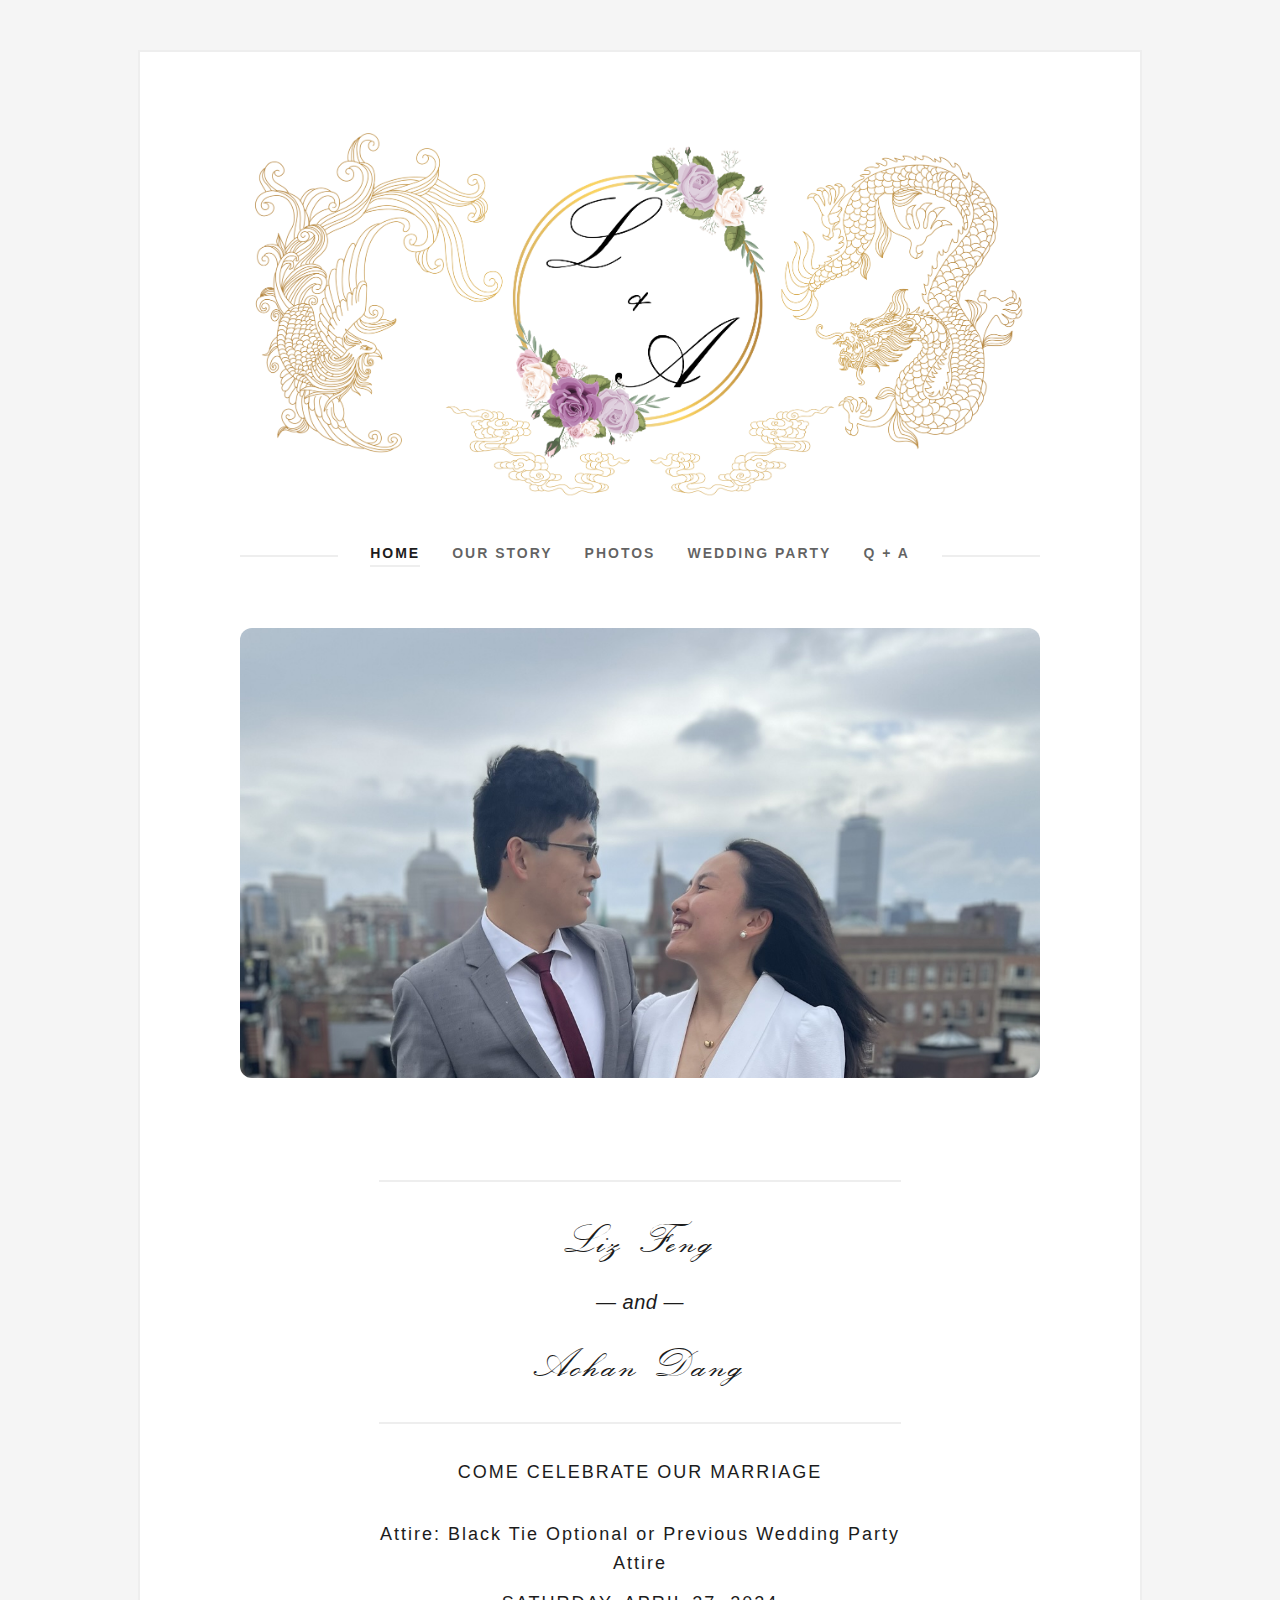
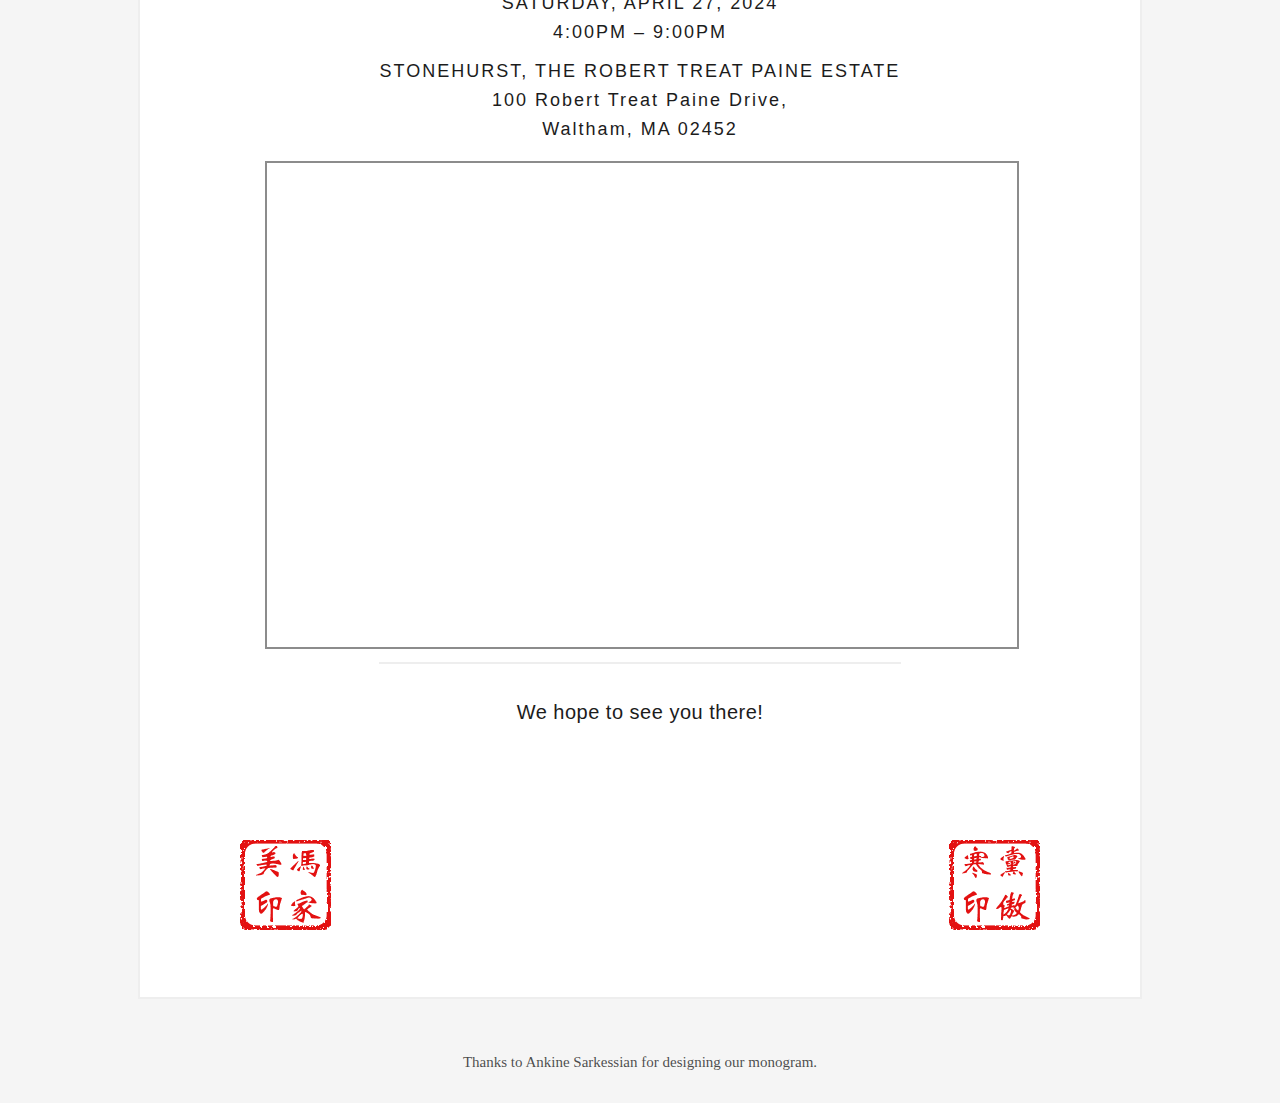
<file: index.html>
<!doctype html>
<html>

<head>
<title>Liz &amp; Aohan</title>
<meta name="viewport" content="initial-scale=1">
<meta name="robots" content="noindex">
<link rel="stylesheet" href="site.css" />
<script>
function easterEgg() {
  let elt = document.getElementById("easter-egg");
  elt.scrollIntoView();
  elt.classList.add("hide");
  setTimeout(() => {
    elt.innerText = "Join in on the fun as you watch Liz and Aohan become one flesh.";
    elt.classList.remove("hide");
  }, 1000);
}
let keysPressed = new Set();
document.addEventListener("keydown", (event) => {
  keysPressed.add(event.key);
  if (keysPressed.has("1") && keysPressed.has("f")) {
    easterEgg();
  }
});
document.addEventListener('keyup', (event) => {
  keysPressed.delete(event.key);
});
</script>
</head>

<body class="page-borders-thick canvas-style-normal site-title">
  <div id="canvas">
    <div id="mobileNav" class="">
      <div class="wrapper">
        <nav class="main-nav mobileNav">
          <ul>
            <li class="page-collection active-link">
              <a href="/">Home</a>
            </li>
            <li class="page-collection">
              <a href="/our-story.html">Our Story</a>
            </li>
            <li class="page-collection">
              <a href="/photos.html">Photos</a>
            </li>
            <li class="page-collection">
              <a href="/wedding-party.html">Wedding Party</a>
            </li>
            <li class="page-collection">
              <a href="/q-a.html">Q + A</a>
            </li>
          </ul>
        </nav>
      </div>
    </div>
    <div id="mobileMenuLink"><a onclick="document.getElementById('mobileNav').classList.toggle('menu-open')">Menu</a></div>

    <header id="header" class="clear">
      <picture>
        <source media="(max-width: 640px)" srcset="Monogram_Only.png" />
        <img class="banner" src="Monogram_Complete.png" />
      </picture>
      <div id="topNav">
        <nav class="main-nav" data-content-field="navigation">
          <ul>
            <li class="page-collection active-link">
              <a href="/">Home</a>
            </li>
            <li class="page-collection">
              <a href="/our-story.html">Our Story</a>
            </li>
            <li class="page-collection">
              <a href="/photos.html">Photos</a>
            </li>
            <li class="page-collection">
              <a href="/wedding-party.html">Wedding Party</a>
            </li>
            <li class="page-collection">
              <a href="/q-a.html">Q + A</a>
            </li>
          </ul>
          <div class="page-divider"></div>
        </nav>
      </div>
    </header>

    <div class="page-divider top-divider"></div>

    <section id="page" class="clear" role="main">
      <div class="sqs-layout sqs-grid-12 columns-12">
        <div class="row sqs-row">
          <div class="col sqs-col-12 span-12">
            <div class="sqs-block gallery-block sqs-block-gallery">
              <div class="sqs-block-content">
                <div class="sqs-gallery-container sqs-gallery-block-stacked clear">
                  <div class="sqs-gallery">
                    <div class="image-wrapper">
                      <img src="home.png" class="engagement" alt="home.png" />
                    </div>
                  </div>
                </div>
              </div>
            </div>
            <div class="sqs-block spacer-block sqs-block-spacer sized vsize-1">
              <div class="sqs-block-content">&nbsp;</div>
            </div>
          </div>
        </div>
        <div class="row sqs-row">
          <div class="col sqs-col-2 span-2">
            <div class="sqs-block spacer-block sqs-block-spacer sized vsize-1">
              <div class="sqs-block-content">&nbsp;</div>
            </div>
          </div>
          <div class="col sqs-col-8 span-8">
            <div class="sqs-block horizontalrule-block sqs-block-horizontalrule">
              <div class="sqs-block-content">
                <hr />
              </div>
            </div>
            <div class="sqs-block html-block sqs-block-html">
              <div class="sqs-block-content">
                <div class="sqs-html-content">
                  <h1 class="text-align-center name">Liz Feng</h1><h2 class="text-align-center">&mdash;&nbsp;<em>and</em>&nbsp;&mdash;</h2><h1 class="text-align-center name">Aohan Dang</h1>
                </div>
              </div>
            </div>
            <div class="sqs-block horizontalrule-block sqs-block-horizontalrule">
              <div class="sqs-block-content">
                <hr />
              </div>
            </div>
            <div class="sqs-block html-block sqs-block-html">
              <div class="sqs-block-content">
                <div class="sqs-html-content">
                  <h3 class="text-align-center">Come celebrate our marriage</h3>
                </div>
              </div>
            </div>
            <div class="sqs-block html-block sqs-block-html">
              <div class="sqs-block-content">
                <div class="sqs-html-content">
                  <h3 class="text-align-center" style="text-transform:none;">
                    Attire: Black Tie Optional or Previous Wedding Party Attire
                  </h3>
                  <h3 class="text-align-center">
                    Saturday, April 27, 2024<br />
                    4:00PM &ndash; 9:00PM
                  </h3>
                  <h3 class="text-align-center">
                    Stonehurst, the Robert Treat Paine Estate<br />
                    <span style="text-transform:none;">
                      100 Robert Treat Paine Drive,<br />
                      Waltham, MA 02452
                    </span>
                  </h3>
                </div>
              </div>
            </div>
          </div>
        </div>
        <div class="row sqs-row">
          <div class="col sqs-col-12 span-12">
            <div class="sqs-block">
              <div class="sqs-block-content text-align-center" style="width: 600px; max-width: 90%; max-height: 90%; aspect-ratio: 4/3;">
                <iframe src="https://www.google.com/maps/embed?pb=!1m18!1m12!1m3!1d2946.86514181613!2d-71.23403792414844!3d42.38801927119036!2m3!1f0!2f0!3f0!3m2!1i1024!2i768!4f13.1!3m3!1m2!1s0x89e39d2e0d4ab08f%3A0x242646f31dca195d!2sStonehurst%2C%20the%20Robert%20Treat%20Paine%20Estate!5e0!3m2!1sen!2sus!4v1684370258604!5m2!1sen!2sus" style="border:2px solid #8C8C8C; position: absolute; top: 0; left: 5%; bottom: 0; right: 5%; width: 90%; height: 100%;" allowfullscreen="" loading="lazy" referrerpolicy="no-referrer-when-downgrade"></iframe>
              </div>
            </div>
          </div>
        </div>
        <div class="row sqs-row">
          <div class="col sqs-col-2 span-2">
            <div class="sqs-block spacer-block sqs-block-spacer sized vsize-1">
              <div class="sqs-block-content">&nbsp;</div>
            </div>
          </div>
          <div class="col sqs-col-8 span-8">
            <div class="sqs-block horizontalrule-block sqs-block-horizontalrule">
              <div class="sqs-block-content">
                <hr />
              </div>
            </div>
            <div class="sqs-block html-block sqs-block-html">
              <div class="sqs-block-content">
                <div class="sqs-html-content">
                  <h2 id="easter-egg" class="text-align-center">We hope to see you there!</h2>
                  <script>
                    let elt = document.getElementById("easter-egg");
                    let touches = 0;
                    elt.addEventListener("click", (event) => {
                      if (event.detail == 3) easterEgg();
                    });
                    elt.addEventListener("touchend", (event) => {
                      // for iOS
                      touches += 1;
                      setTimeout(() => touches = 0, 500);
                      if (touches == 3) easterEgg();
                    });
                  </script>
                </div>
              </div>
            </div>
            <div class="sqs-block spacer-block sqs-block-spacer sized vsize-1">
              <div class="sqs-block-content">&nbsp;</div>
            </div>
          </div>
          <div class="col sqs-col-2 span-2">
            <div class="sqs-block spacer-block sqs-block-spacer sized vsize-1">
              <div class="sqs-block-content">&nbsp;</div>
            </div>
          </div>
        </div>
        <div class="row sqs-row">
          <div class="col sqs-col-12 span-12">
            <div class="sqs-block html-block sqs-block-html">
              <div class="sqs-block-content">
                <div class="sqs-html-content">
                  <img src="liz-seal.jpg" style="float:left;padding-bottom:15px" />
                  <img src="aohan-seal.jpg" style="float:right;padding-bottom:15px" />
                </div>
              </div>
            </div>
          </div>
        </div>
      </div>
    </section>
  </div>
  <p class="text-align-center">Thanks to Ankine Sarkessian for designing our monogram.</p>
</body>

</html>
</file>
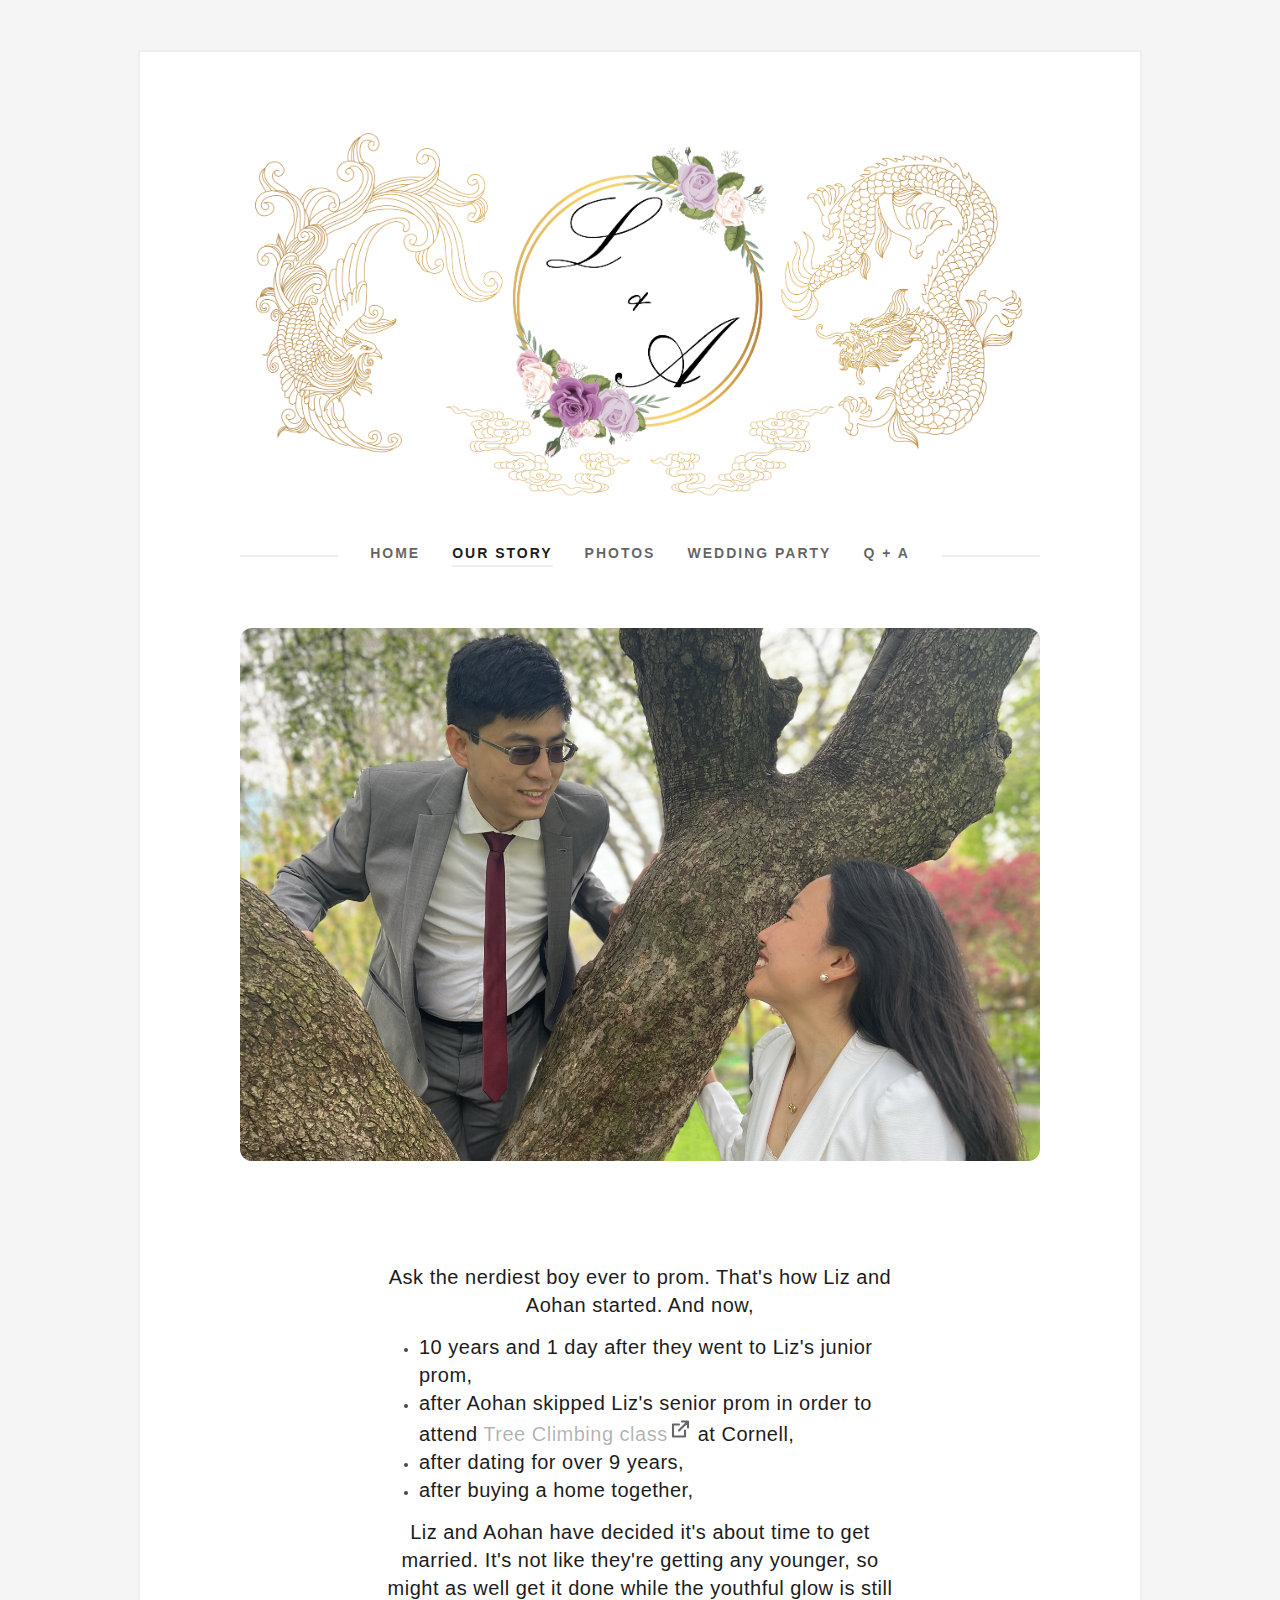
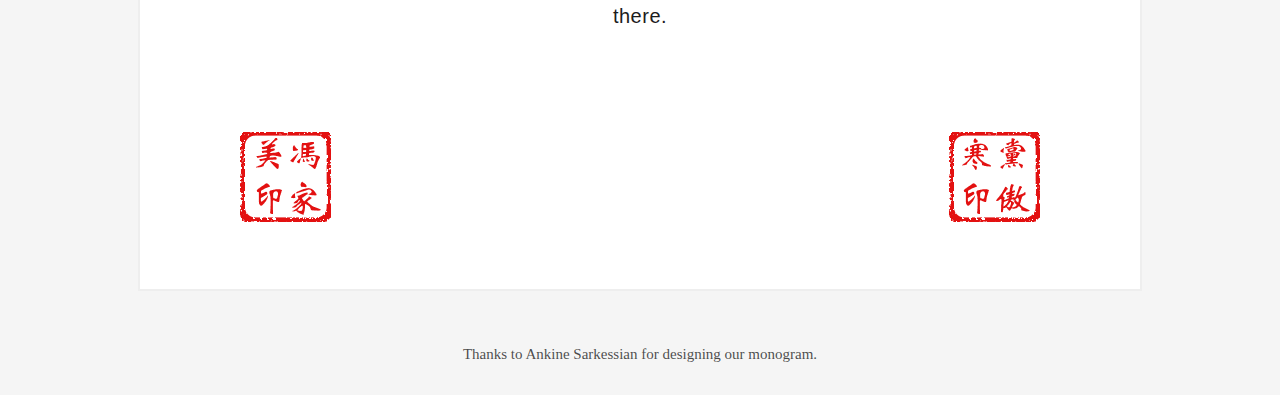
<file: our-story.html>
<!doctype html>
<html>

<head>
<title>Liz &amp; Aohan</title>
<meta name="viewport" content="initial-scale=1">
<meta name="robots" content="noindex">
<link rel="stylesheet" href="site.css" />
</head>

<body class="page-borders-thick canvas-style-normal site-title">
  <div id="canvas">
    <div id="mobileNav" class="">
      <div class="wrapper">
        <nav class="main-nav mobileNav">
          <ul>
            <li class="page-collection">
              <a href="/">Home</a>
            </li>
            <li class="page-collection active-link">
              <a href="/our-story.html">Our Story</a>
            </li>
            <li class="page-collection">
              <a href="/photos.html">Photos</a>
            </li>
            <li class="page-collection">
              <a href="/wedding-party.html">Wedding Party</a>
            </li>
            <li class="page-collection">
              <a href="/q-a.html">Q + A</a>
            </li>
          </ul>
        </nav>
      </div>
    </div>
    <div id="mobileMenuLink"><a onclick="document.getElementById('mobileNav').classList.toggle('menu-open')">Menu</a></div>

    <header id="header" class="clear">
      <picture>
        <source media="(max-width: 640px)" srcset="Monogram_Only.png" />
        <img class="banner" src="Monogram_Complete.png" title="Thanks to Ankine Sarkessian for creating this monogram!" />
      </picture>
      <div id="topNav">
        <nav class="main-nav" data-content-field="navigation">
          <ul>
            <li class="page-collection">
              <a href="/">Home</a>
            </li>
            <li class="page-collection active-link">
              <a href="/our-story.html">Our Story</a>
            </li>
            <li class="page-collection">
              <a href="/photos.html">Photos</a>
            </li>
            <li class="page-collection">
              <a href="/wedding-party.html">Wedding Party</a>
            </li>
            <li class="page-collection">
              <a href="/q-a.html">Q + A</a>
            </li>
          </ul>
          <div class="page-divider"></div>
        </nav>
      </div>
    </header>

    <div class="page-divider top-divider"></div>

    <section id="page" class="clear" role="main">
      <div class="sqs-layout sqs-grid-12 columns-12">
        <div class="row sqs-row">
          <div class="col sqs-col-12 span-12">
            <div class="sqs-block gallery-block sqs-block-gallery">
              <div class="sqs-block-content">
                <div class="sqs-gallery-container sqs-gallery-block-stacked clear">
                  <div class="sqs-gallery">
                    <div class="image-wrapper">
                      <img src="our-story.png" class="engagement" alt="our-story.png" />
                    </div>
                  </div>
                </div>
              </div>
            </div>
            <div class="sqs-block spacer-block sqs-block-spacer sized vsize-1">
              <div class="sqs-block-content">&nbsp;</div>
            </div>
          </div>
        </div>
        <div class="row sqs-row">
          <div class="col sqs-col-2 span-2">
            <div class="sqs-block spacer-block sqs-block-spacer sized vsize-1">
              <div class="sqs-block-content">&nbsp;</div>
            </div>
          </div>
          <div class="col sqs-col-8 span-8">
            <div class="sqs-block html-block sqs-block-html">
              <div class="sqs-block-content">
                <div class="sqs-html-content">
                  <h2 class="text-align-center">
                    Ask the nerdiest boy ever to prom. That's how Liz and Aohan started. And now,
                  </h2>
                    <ul>
                      <li><h2 class="list">10 years and 1 day after they went to Liz's junior prom,</h2></li>
                      <li>
                        <h2 class="list">
                          after Aohan skipped Liz's senior prom in order to attend
                          <a href="https://scl.cornell.edu/coe/pe-courses/fall-pe-courses/tree-climbing" target="_blank" style="white-space:nowrap">
                            Tree Climbing class<svg width="24px" height="24px" viewBox="0 0 24 24" style="cursor:pointer"><g stroke-width="2.1" stroke="#666" fill="none" stroke-linecap="round" stroke-linejoin="round"><polyline points="17 13.5 17 19.5 5 19.5 5 7.5 11 7.5"></polyline><path d="M14,4.5 L20,4.5 L20,10.5 M20,4.5 L11,13.5"></path></g></svg>
                          </a>
                          at Cornell,
                        </h2>
                      </li>
                      <li><h2 class="list">after dating for over 9 years,</h2></li>
                      <li><h2 class="list">after buying a home together,</h2></li>
                    </ul>
                    <h2 class="text-align-center">
                      Liz and Aohan have decided it's about time to get married. It's not like they're getting any younger, so might as well get it done while the youthful glow is still there.
                    </h2>
                </div>
              </div>
            </div>
            <div class="sqs-block spacer-block sqs-block-spacer sized vsize-1">
              <div class="sqs-block-content">&nbsp;</div>
            </div>
          </div>
          <div class="col sqs-col-2 span-2">
            <div class="sqs-block spacer-block sqs-block-spacer sized vsize-1">
              <div class="sqs-block-content">&nbsp;</div>
            </div>
          </div>
        </div>
        <div class="row sqs-row">
          <div class="col sqs-col-12 span-12">
            <div class="sqs-block html-block sqs-block-html">
              <div class="sqs-block-content">
                <div class="sqs-html-content">
                  <img src="liz-seal.jpg" style="float:left;padding-bottom:15px" />
                  <img src="aohan-seal.jpg" style="float:right;padding-bottom:15px" />
                </div>
              </div>
            </div>
          </div>
        </div>
      </div>
    </section>
  </div>
  <p class="text-align-center">Thanks to Ankine Sarkessian for designing our monogram.</p>
</body>

</html>
</file>
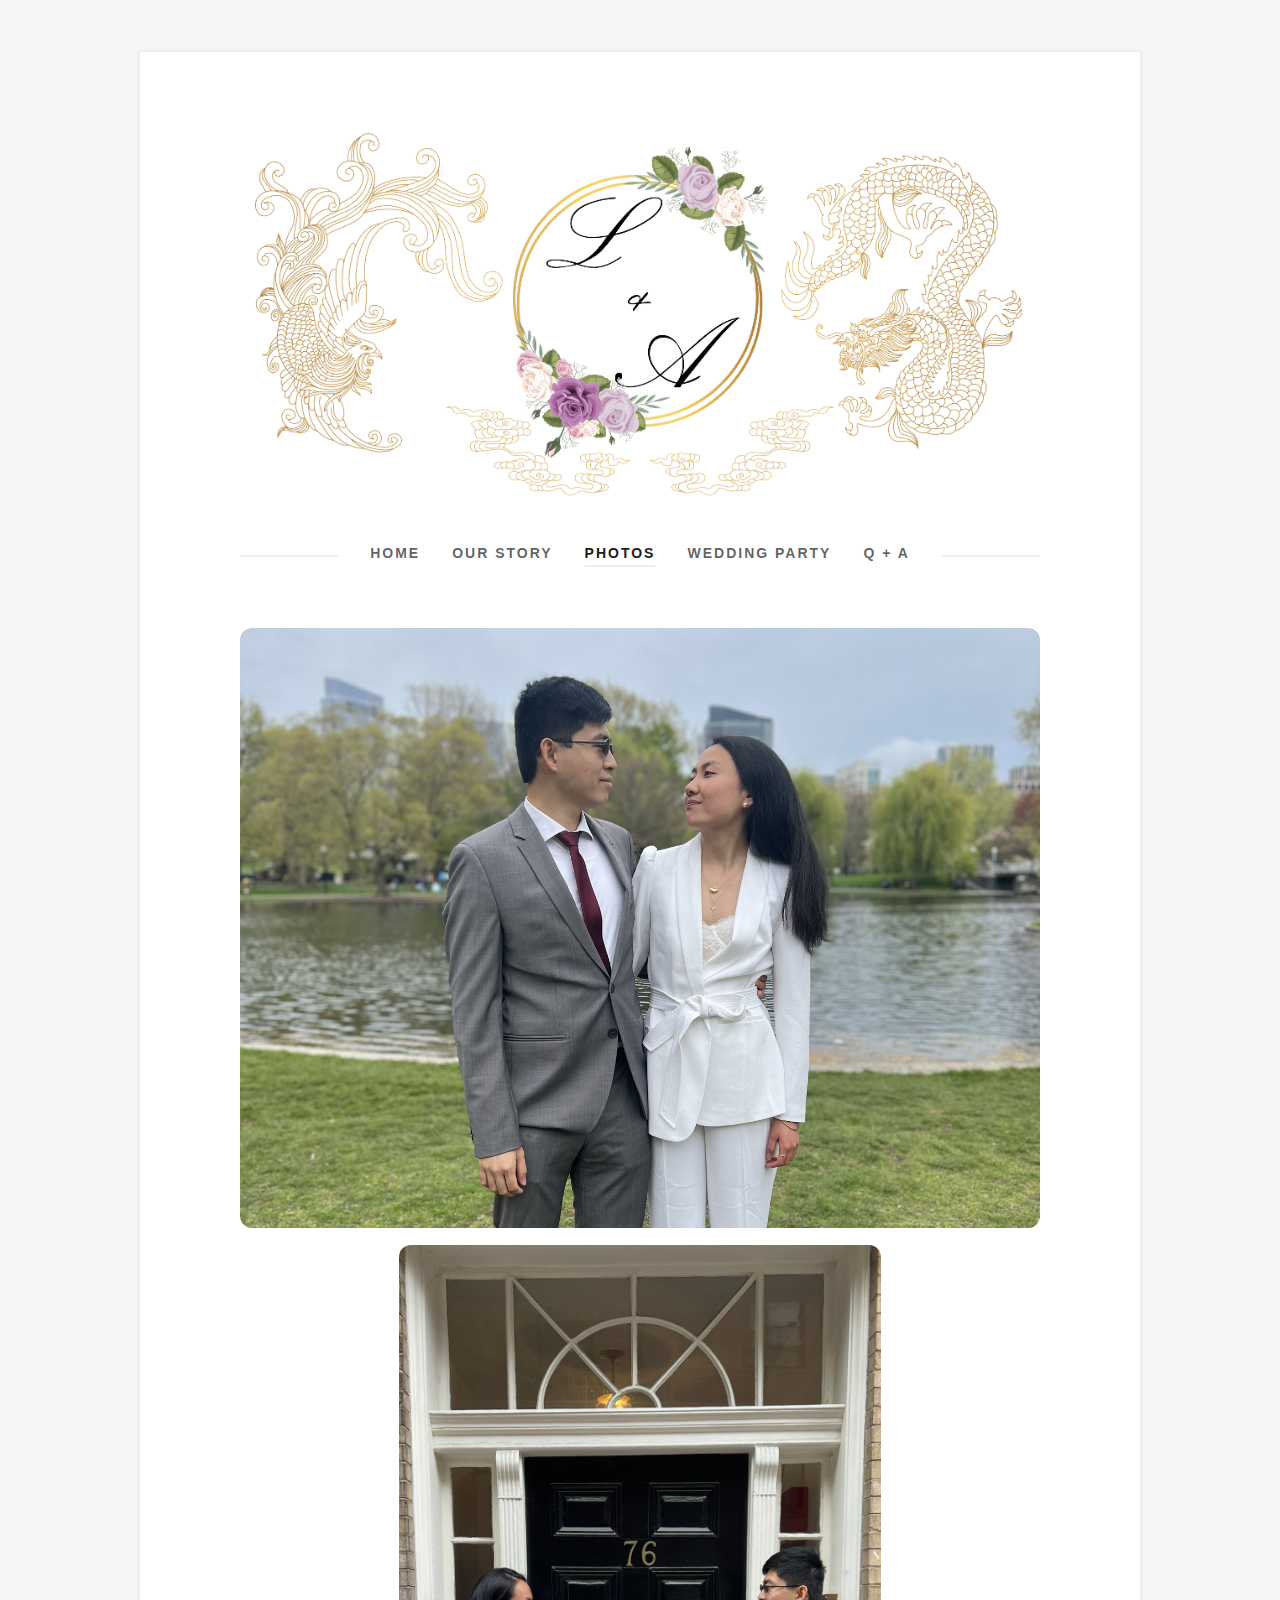
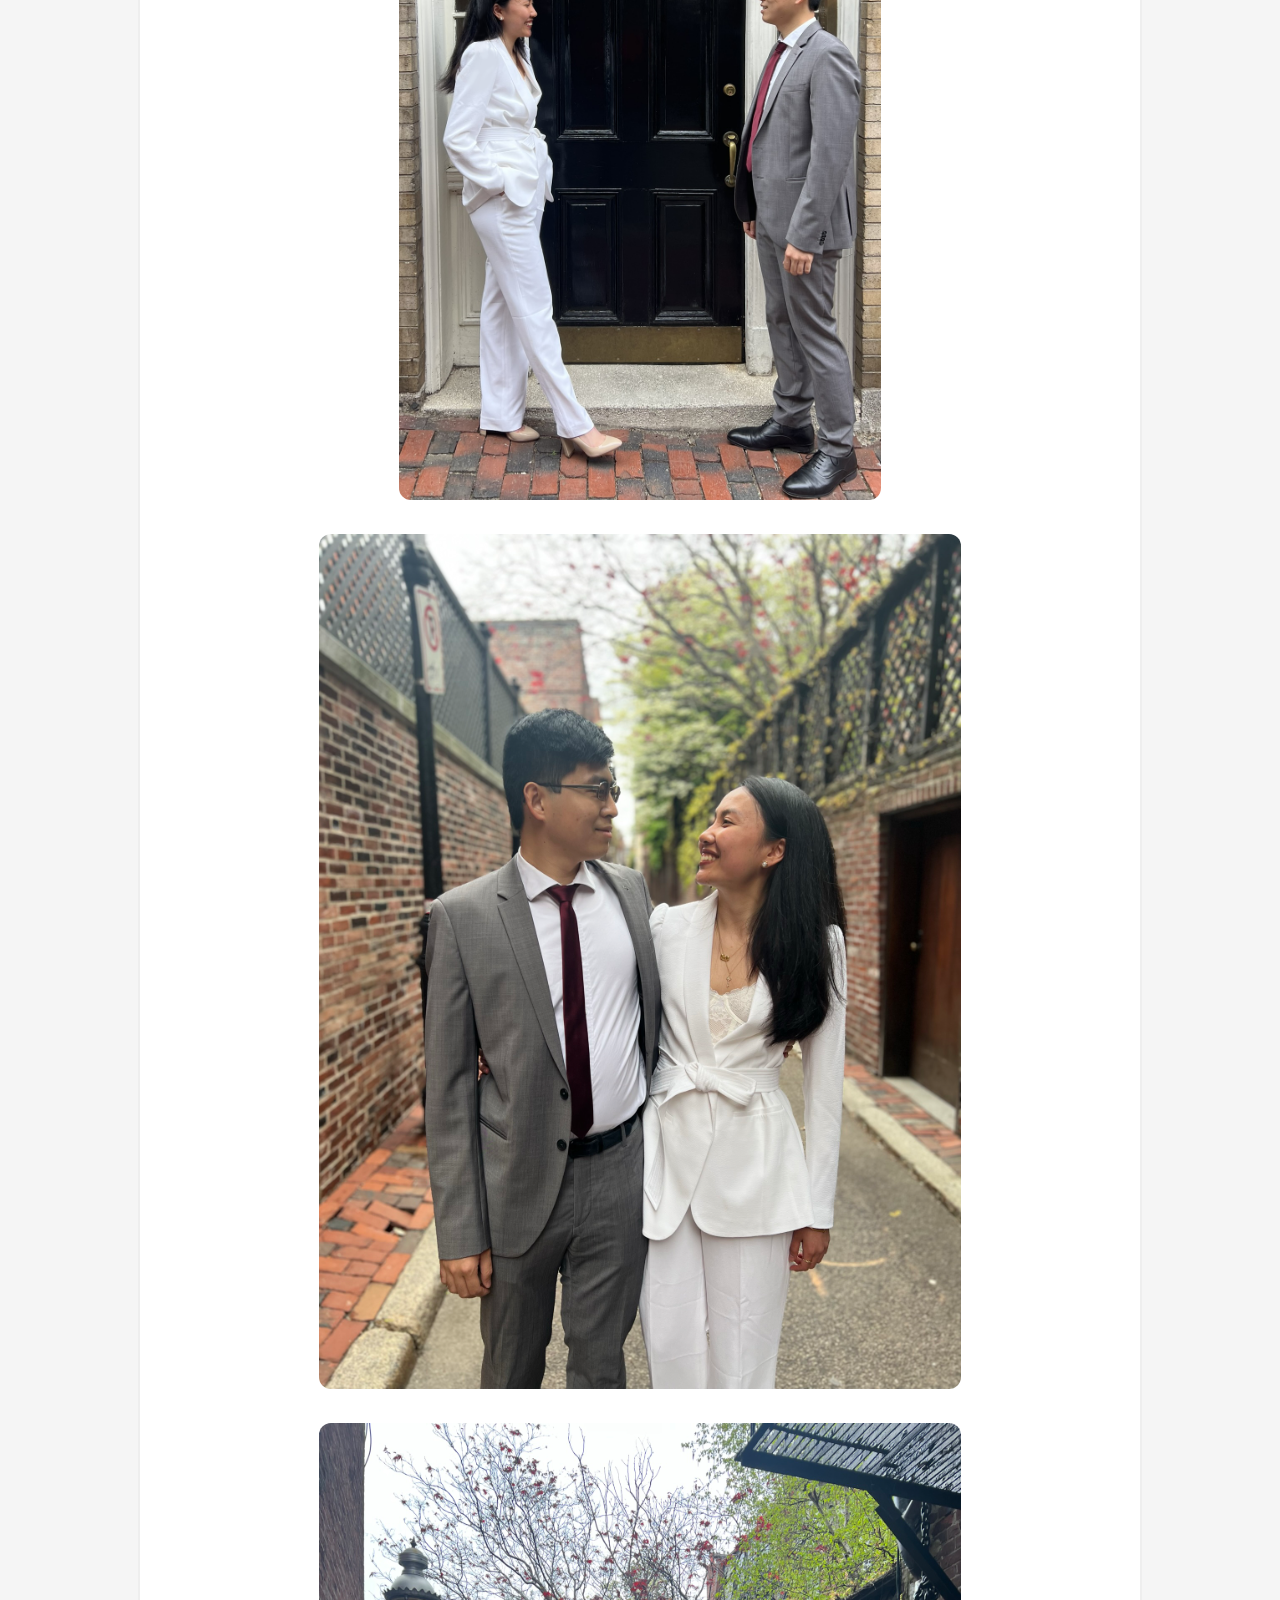
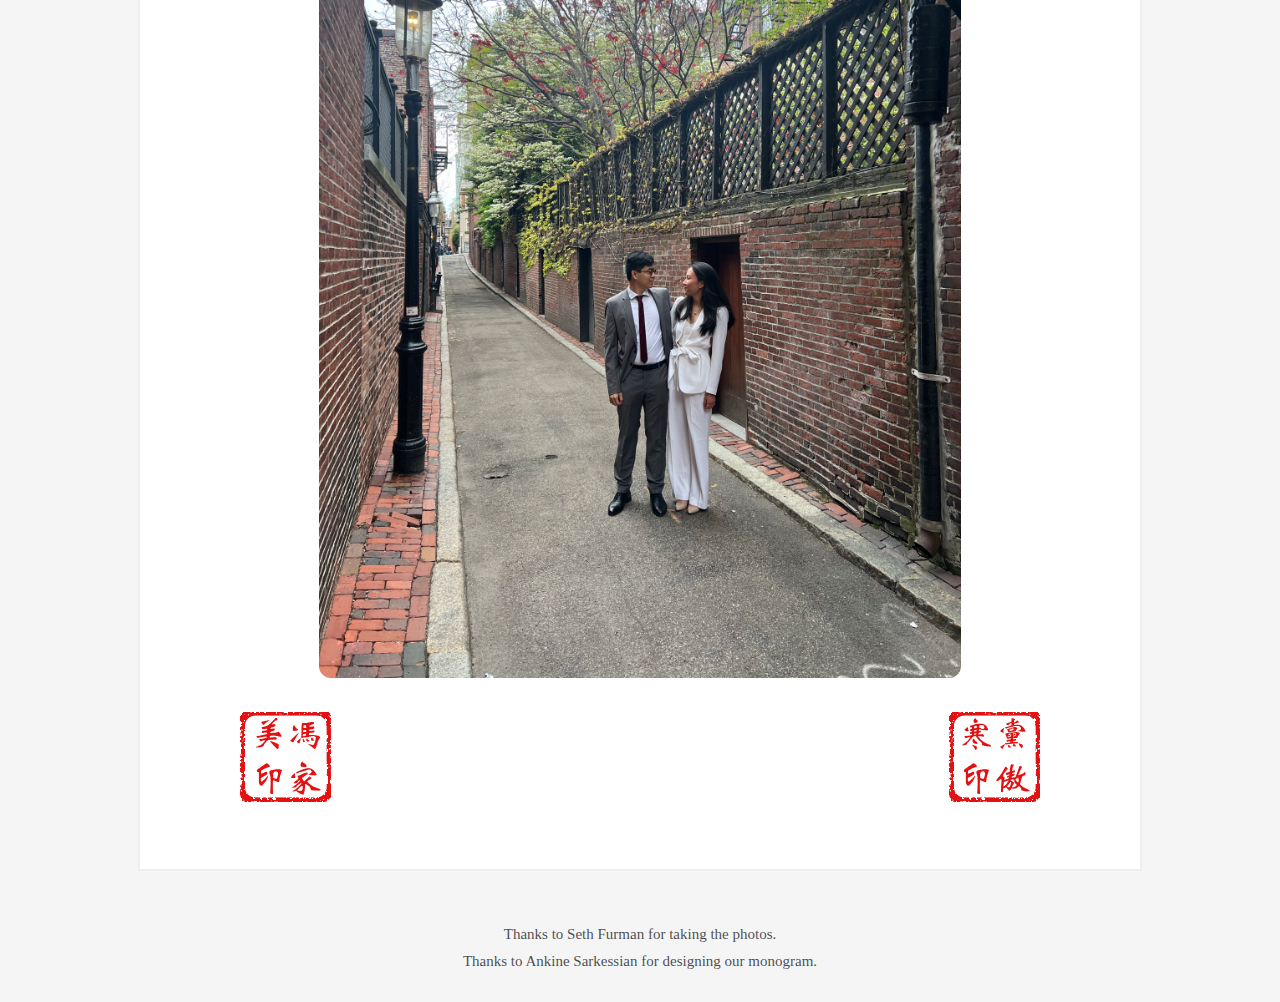
<file: photos.html>
<!doctype html>
<html>

<head>
<title>Liz &amp; Aohan</title>
<meta name="viewport" content="initial-scale=1">
<meta name="robots" content="noindex">
<link rel="stylesheet" href="site.css" />
</head>

<body class="page-borders-thick canvas-style-normal site-title">
  <div id="canvas">
    <div id="mobileNav" class="">
      <div class="wrapper">
        <nav class="main-nav mobileNav">
          <ul>
            <li class="page-collection">
              <a href="/">Home</a>
            </li>
            <li class="page-collection">
              <a href="/our-story.html">Our Story</a>
            </li>
            <li class="page-collection active-link">
              <a href="/photos.html">Photos</a>
            </li>
            <li class="page-collection">
              <a href="/wedding-party.html">Wedding Party</a>
            </li>
            <li class="page-collection">
              <a href="/q-a.html">Q + A</a>
            </li>
          </ul>
        </nav>
      </div>
    </div>
    <div id="mobileMenuLink"><a onclick="document.getElementById('mobileNav').classList.toggle('menu-open')">Menu</a></div>

    <header id="header" class="clear">
      <picture>
        <source media="(max-width: 640px)" srcset="Monogram_Only.png" />
        <img class="banner" src="Monogram_Complete.png" title="Thanks to Ankine Sarkessian for creating this monogram!" />
      </picture>
      <div id="topNav">
        <nav class="main-nav" data-content-field="navigation">
          <ul>
            <li class="page-collection">
              <a href="/">Home</a>
            </li>
            <li class="page-collection">
              <a href="/our-story.html">Our Story</a>
            </li>
            <li class="page-collection active-link">
              <a href="/photos.html">Photos</a>
            </li>
            <li class="page-collection">
              <a href="/wedding-party.html">Wedding Party</a>
            </li>
            <li class="page-collection">
              <a href="/q-a.html">Q + A</a>
            </li>
          </ul>
          <div class="page-divider"></div>
        </nav>
      </div>
    </header>

    <div class="page-divider top-divider"></div>

    <section id="page" class="clear" role="main">
      <div class="sqs-layout sqs-grid-12 columns-12">
        <div class="row sqs-row">
          <div class="col sqs-col-12 span-12">
            <div class="sqs-block gallery-block sqs-block-gallery">
              <div class="sqs-block-content">
                <div class="sqs-gallery-container sqs-gallery-block-stacked clear">
                  <div class="sqs-gallery">
                    <div class="image-wrapper">
                      <img src="photos-1.png" class="engagement" alt="photos-1.png" />
                    </div>
                  </div>
                </div>
              </div>
            </div>
          </div>
        </div>
        <div class="row sqs-row">
          <div class="col sqs-col-12 span-12">
            <div class="sqs-block gallery-block sqs-block-gallery">
              <div class="sqs-block-content">
                <div class="sqs-gallery-container sqs-gallery-block-stacked clear">
                  <div class="sqs-gallery">
                    <div class="image-wrapper">
                      <img src="photos-2.png" class="engagement" alt="photos-2.png" />
                    </div>
                  </div>
                </div>
              </div>
            </div>
          </div>
        </div>
        <div class="row sqs-row">
          <div class="col sqs-col-12 span-12">
            <div class="sqs-block gallery-block sqs-block-gallery">
              <div class="sqs-block-content">
                <div class="sqs-gallery-container sqs-gallery-block-stacked clear">
                  <div class="sqs-gallery">
                    <div class="image-wrapper">
                      <img src="photos-3.jpg" class="engagement" alt="photos-3.jpg" />
                    </div>
                  </div>
                </div>
              </div>
            </div>
          </div>
        </div>
        <div class="row sqs-row">
          <div class="col sqs-col-12 span-12">
            <div class="sqs-block gallery-block sqs-block-gallery">
              <div class="sqs-block-content">
                <div class="sqs-gallery-container sqs-gallery-block-stacked clear">
                  <div class="sqs-gallery">
                    <div class="image-wrapper">
                      <img src="photos-4.jpg" class="engagement" alt="photos-4.jpg" />
                    </div>
                  </div>
                </div>
              </div>
            </div>
          </div>
        </div>
        <div class="row sqs-row">
          <div class="col sqs-col-12 span-12">
            <div class="sqs-block html-block sqs-block-html">
              <div class="sqs-block-content">
                <div class="sqs-html-content">
                  <img src="liz-seal.jpg" style="float:left;padding-bottom:15px" />
                  <img src="aohan-seal.jpg" style="float:right;padding-bottom:15px" />
                </div>
              </div>
            </div>
          </div>
        </div>
      </div>
    </section>
  </div>
  <p class="text-align-center">Thanks to Seth Furman for taking the photos.<br />Thanks to Ankine Sarkessian for designing our monogram.</p>
</body>

</html>
</file>
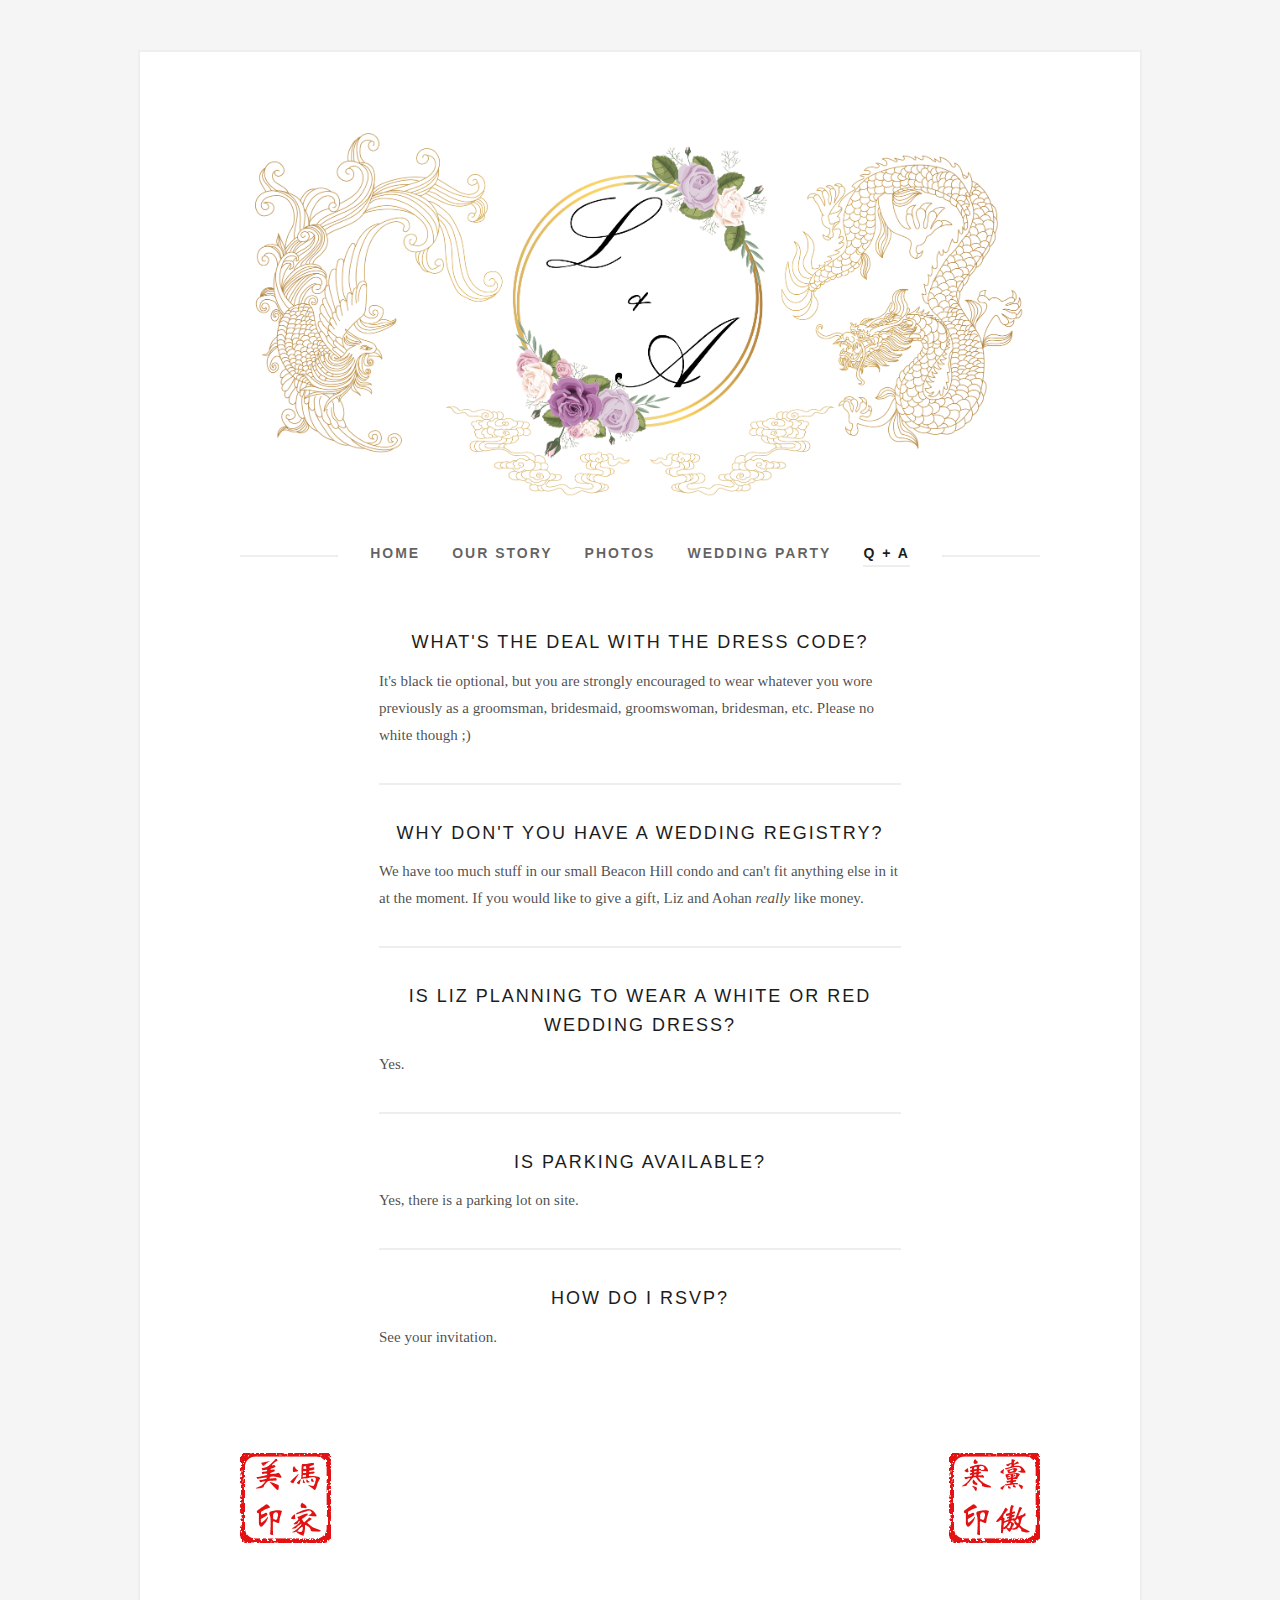
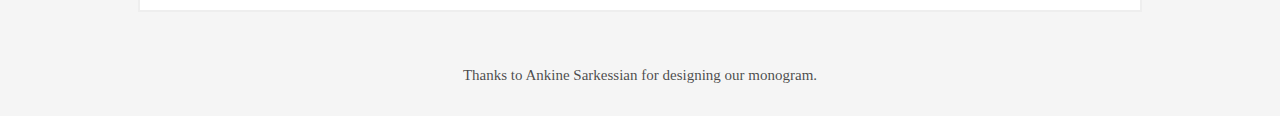
<file: q-a.html>
<!doctype html>
<html>

<head>
<title>Liz &amp; Aohan</title>
<meta name="viewport" content="initial-scale=1">
<meta name="robots" content="noindex">
<link rel="stylesheet" href="site.css" />
</head>

<body class="page-borders-thick canvas-style-normal site-title">
  <div id="canvas">
    <div id="mobileNav" class="">
      <div class="wrapper">
        <nav class="main-nav mobileNav">
          <ul>
            <li class="page-collection">
              <a href="/">Home</a>
            </li>
            <li class="page-collection">
              <a href="/our-story.html">Our Story</a>
            </li>
            <li class="page-collection">
              <a href="/photos.html">Photos</a>
            </li>
            <li class="page-collection">
              <a href="/wedding-party.html">Wedding Party</a>
            </li>
            <li class="page-collection active-link">
              <a href="/q-a.html">Q + A</a>
            </li>
          </ul>
        </nav>
      </div>
    </div>
    <div id="mobileMenuLink"><a onclick="document.getElementById('mobileNav').classList.toggle('menu-open')">Menu</a></div>

    <header id="header" class="clear">
      <picture>
        <source media="(max-width: 640px)" srcset="Monogram_Only.png" />
        <img class="banner" src="Monogram_Complete.png" title="Thanks to Ankine Sarkessian for creating this monogram!" />
      </picture>
      <div id="topNav">
        <nav class="main-nav" data-content-field="navigation">
          <ul>
            <li class="page-collection">
              <a href="/">Home</a>
            </li>
            <li class="page-collection">
              <a href="/our-story.html">Our Story</a>
            </li>
            <li class="page-collection">
              <a href="/photos.html">Photos</a>
            </li>
            <li class="page-collection">
              <a href="/wedding-party.html">Wedding Party</a>
            </li>
            <li class="page-collection active-link">
              <a href="/q-a.html">Q + A</a>
            </li>
          </ul>
          <div class="page-divider"></div>
        </nav>
      </div>
    </header>

    <div class="page-divider top-divider"></div>

    <section id="page" class="clear" role="main">
      <div class="sqs-layout sqs-grid-12 columns-12">
        <div class="row sqs-row">
          <div class="col sqs-col-2 span-2">
            <div class="sqs-block spacer-block sqs-block-spacer sized vsize-1">
              <div class="sqs-block-content">&nbsp;</div>
            </div>
          </div>
          <div class="col sqs-col-8 span-8">
            <div class="sqs-block html-block sqs-block-html">
              <div class="sqs-block-content">
                <div class="sqs-html-content">
                  <h3 class="text-align-center">What's the deal with the dress code?</h3>
                  <p>It's black tie optional, but you are strongly encouraged to wear whatever you wore previously as a groomsman, bridesmaid, groomswoman, bridesman, etc. Please no white though ;)</p>
                </div>
              </div>
            </div>
            <div class="sqs-block horizontalrule-block sqs-block-horizontalrule">
              <div class="sqs-block-content">
                <hr />
              </div>
            </div>
            <div class="sqs-block html-block sqs-block-html">
              <div class="sqs-block-content">
                <div class="sqs-html-content">
                  <h3 class="text-align-center">Why don't you have a wedding registry?</h3>
                  <p>We have too much stuff in our small Beacon Hill condo and can't fit anything else in it at the moment. If you would like to give a gift, Liz and Aohan <em>really</em> like money.</p>
                </div>
              </div>
            </div>
            <div class="sqs-block horizontalrule-block sqs-block-horizontalrule">
              <div class="sqs-block-content">
                <hr />
              </div>
            </div>
            <div class="sqs-block html-block sqs-block-html">
              <div class="sqs-block-content">
                <div class="sqs-html-content">
                  <h3 class="text-align-center">Is Liz planning to wear a white or red wedding dress?</h3>
                  <p>Yes.</p>
                </div>
              </div>
            </div>
            <div class="sqs-block horizontalrule-block sqs-block-horizontalrule">
              <div class="sqs-block-content">
                <hr />
              </div>
            </div>
            <div class="sqs-block html-block sqs-block-html">
              <div class="sqs-block-content">
                <div class="sqs-html-content">
                  <h3 class="text-align-center">Is parking available?</h3>
                  <p>Yes, there is a parking lot on site.</p>
                </div>
              </div>
            </div>
            <div class="sqs-block horizontalrule-block sqs-block-horizontalrule">
              <div class="sqs-block-content">
                <hr />
              </div>
            </div>
            <div class="sqs-block html-block sqs-block-html">
              <div class="sqs-block-content">
                <div class="sqs-html-content">
                  <h3 class="text-align-center">How do I RSVP?</h3>
                  <p>
                    See your invitation.
                  </p>
                </div>
              </div>
            </div>
            <div class="sqs-block spacer-block sqs-block-spacer sized vsize-1">
              <div class="sqs-block-content">&nbsp;</div>
            </div>
          </div>
          <div class="col sqs-col-2 span-2">
            <div class="sqs-block spacer-block sqs-block-spacer sized vsize-1">
              <div class="sqs-block-content">&nbsp;</div>
            </div>
          </div>
        </div>
        <div class="row sqs-row">
          <div class="col sqs-col-12 span-12">
            <div class="sqs-block html-block sqs-block-html">
              <div class="sqs-block-content">
                <div class="sqs-html-content">
                  <img src="liz-seal.jpg" style="float:left;padding-bottom:15px" />
                  <img src="aohan-seal.jpg" style="float:right;padding-bottom:15px" />
                </div>
              </div>
            </div>
          </div>
        </div>
      </div>
    </section>
  </div>
  <p class="text-align-center">Thanks to Ankine Sarkessian for designing our monogram.</p>
</body>

</html>
</file>
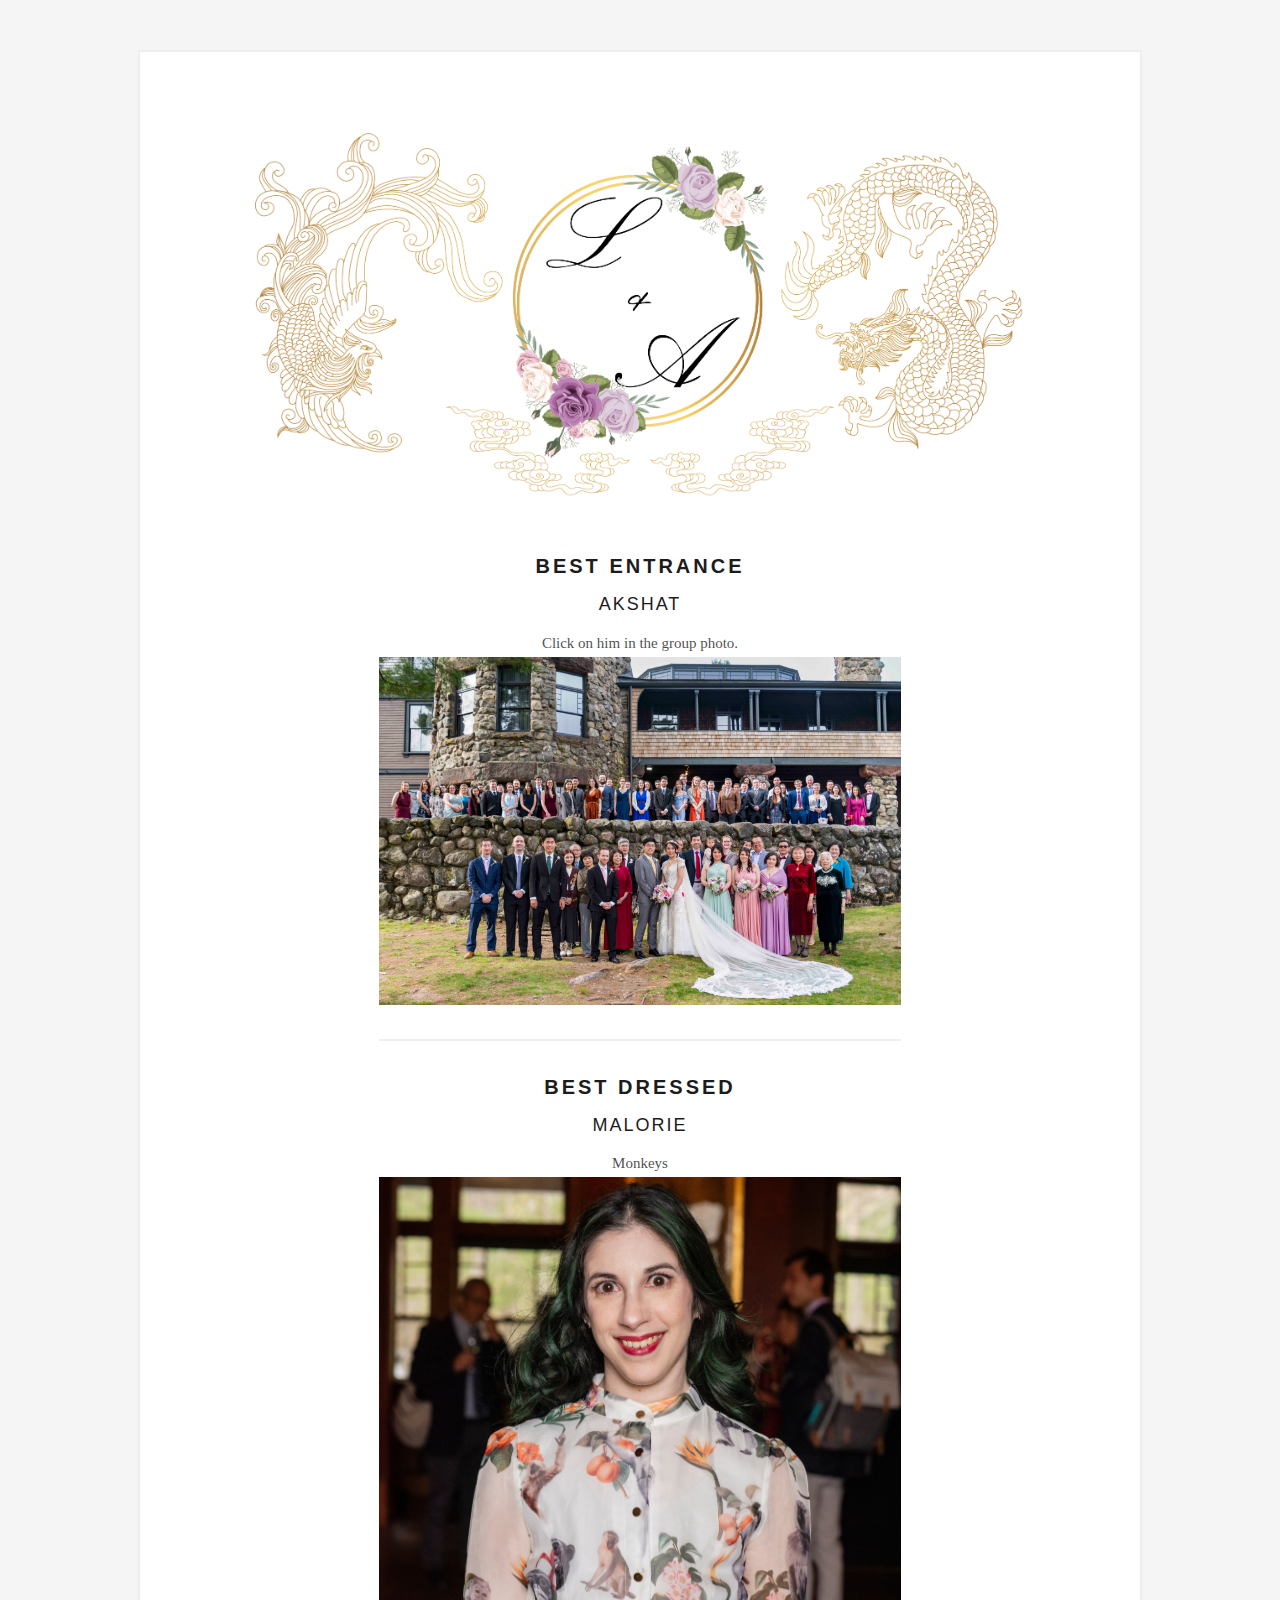
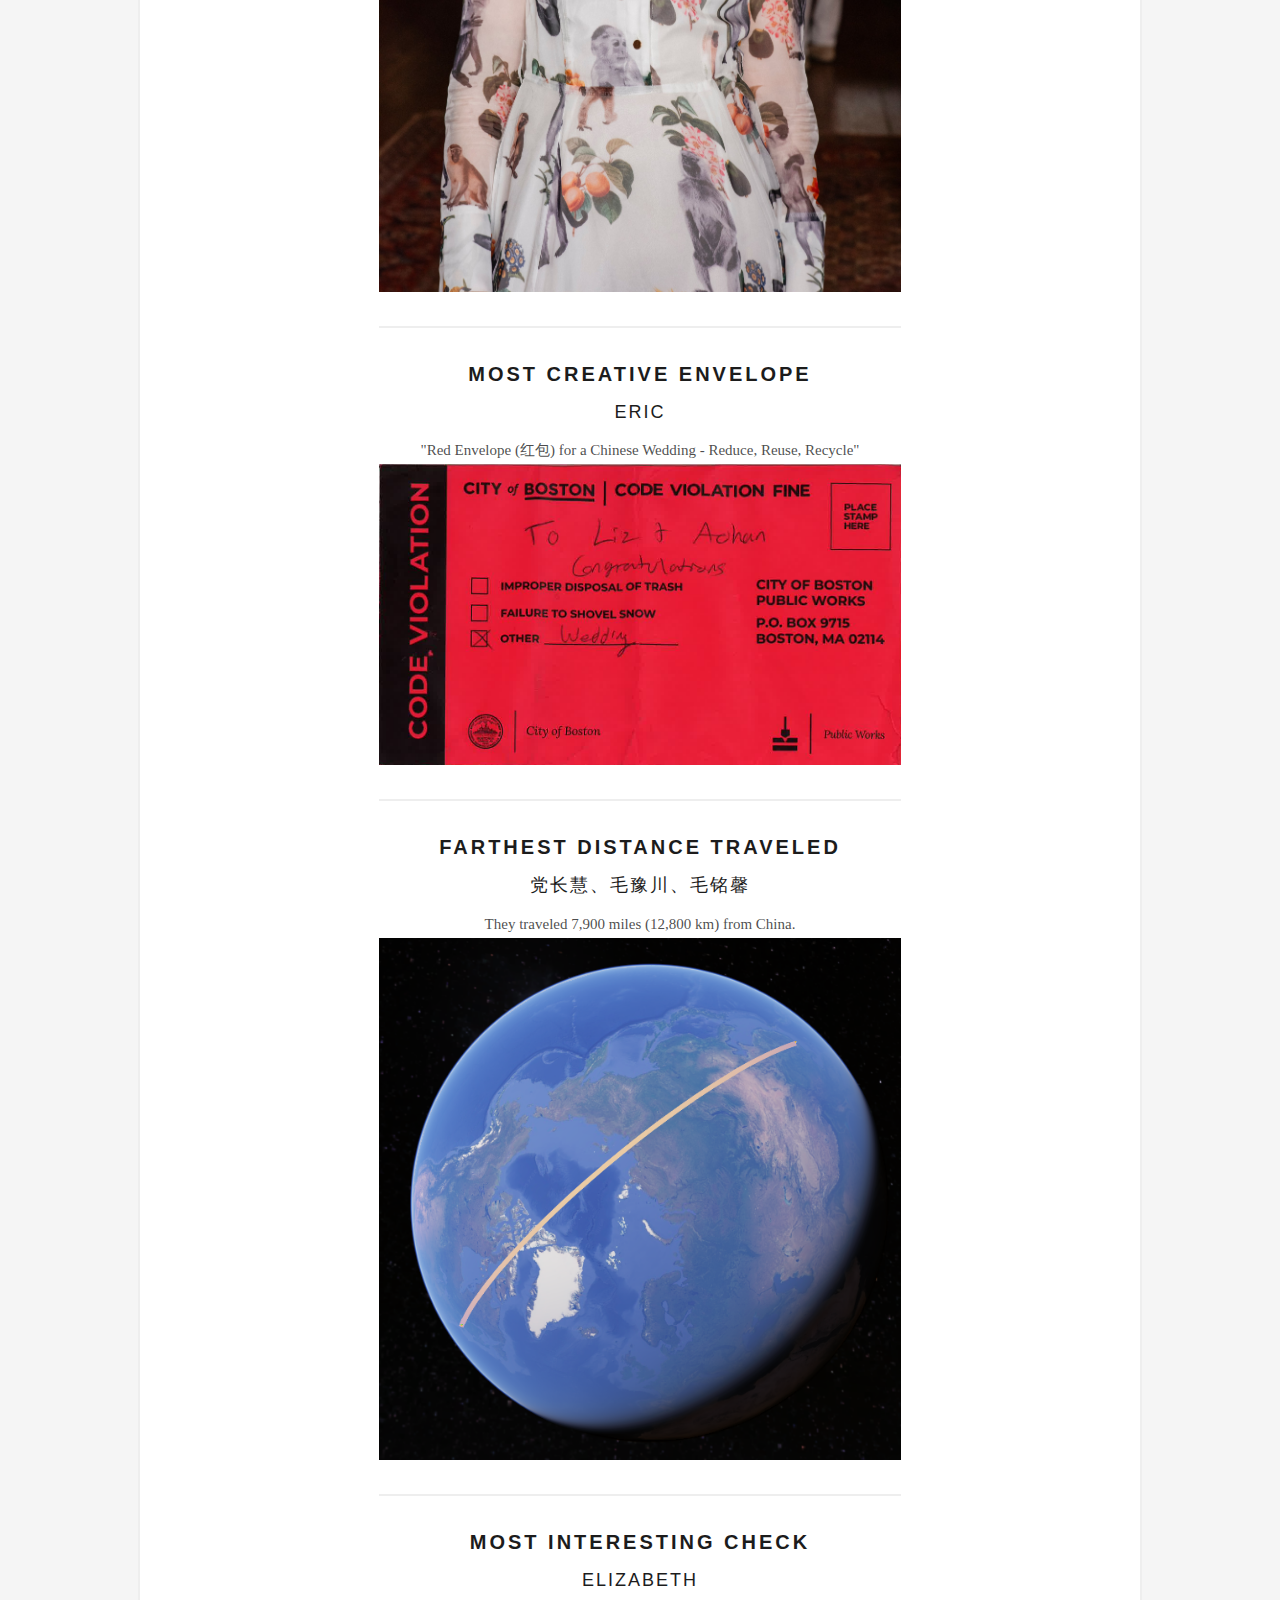
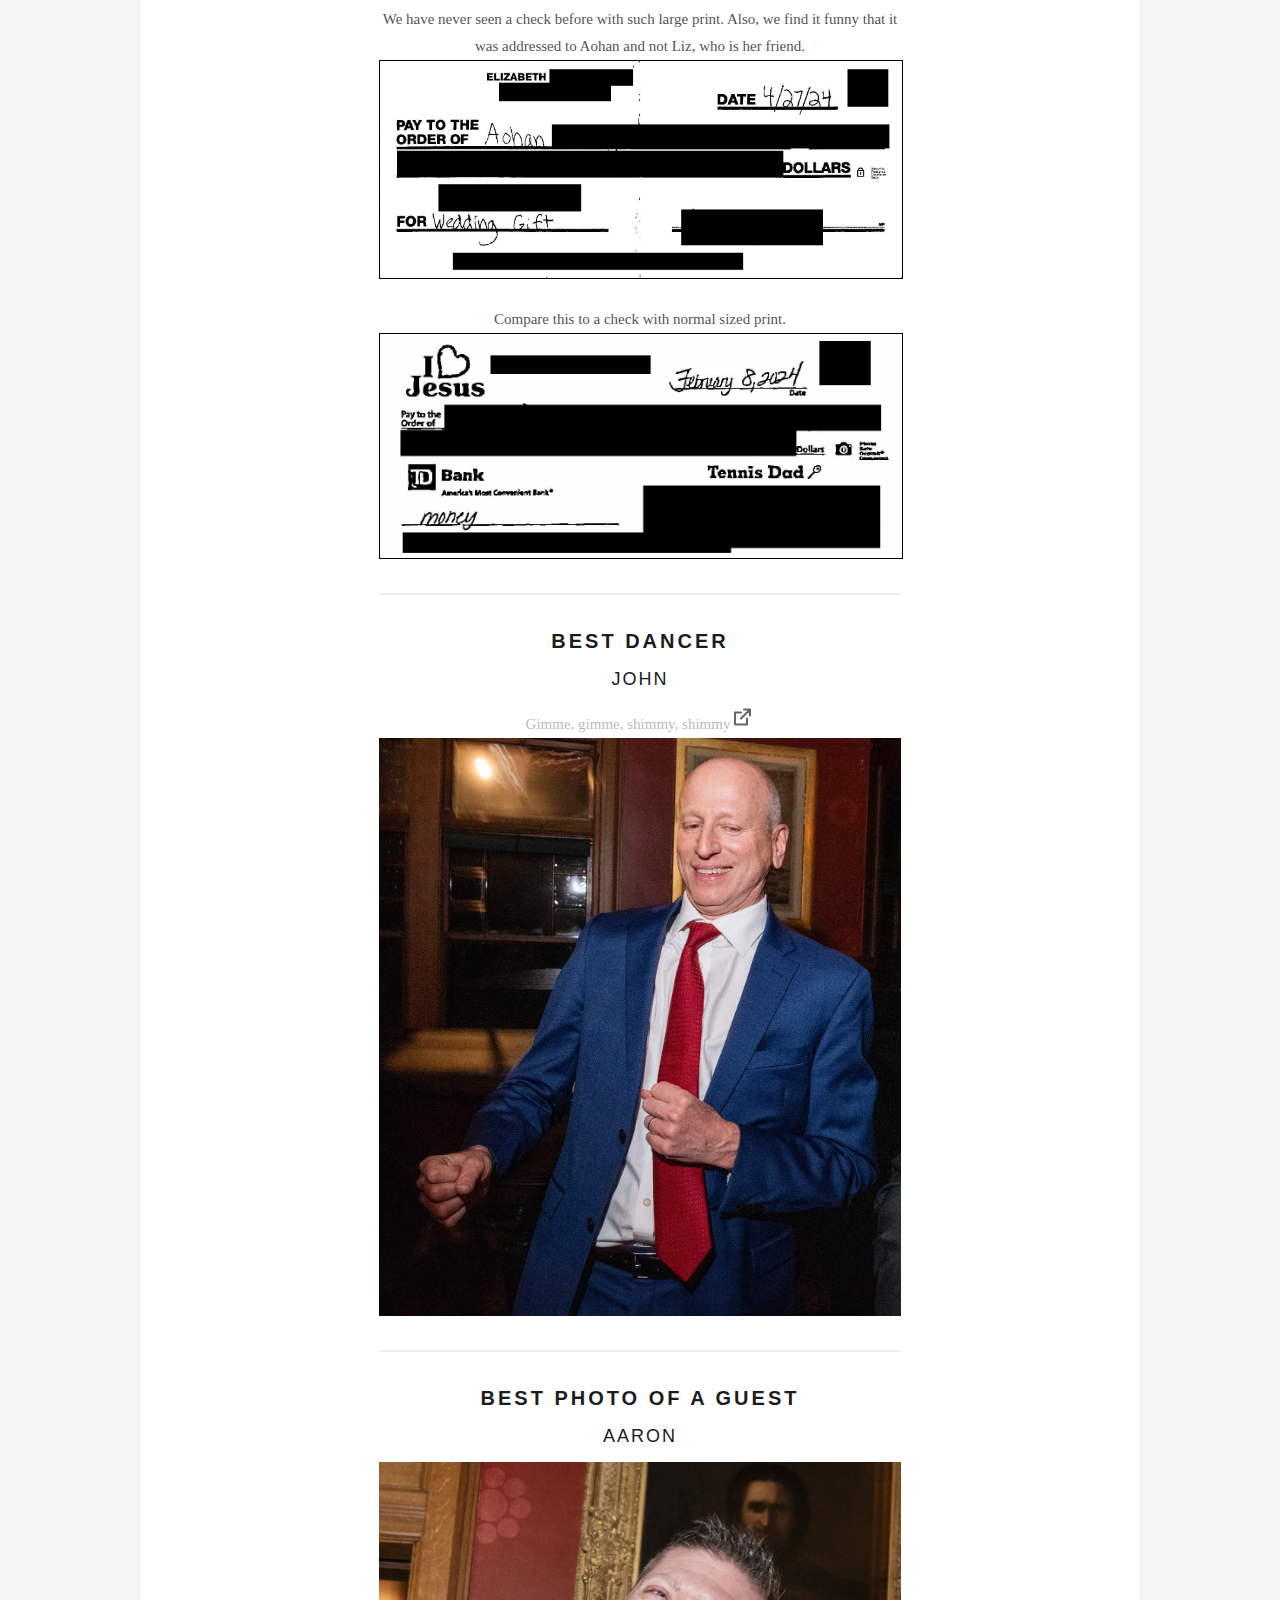
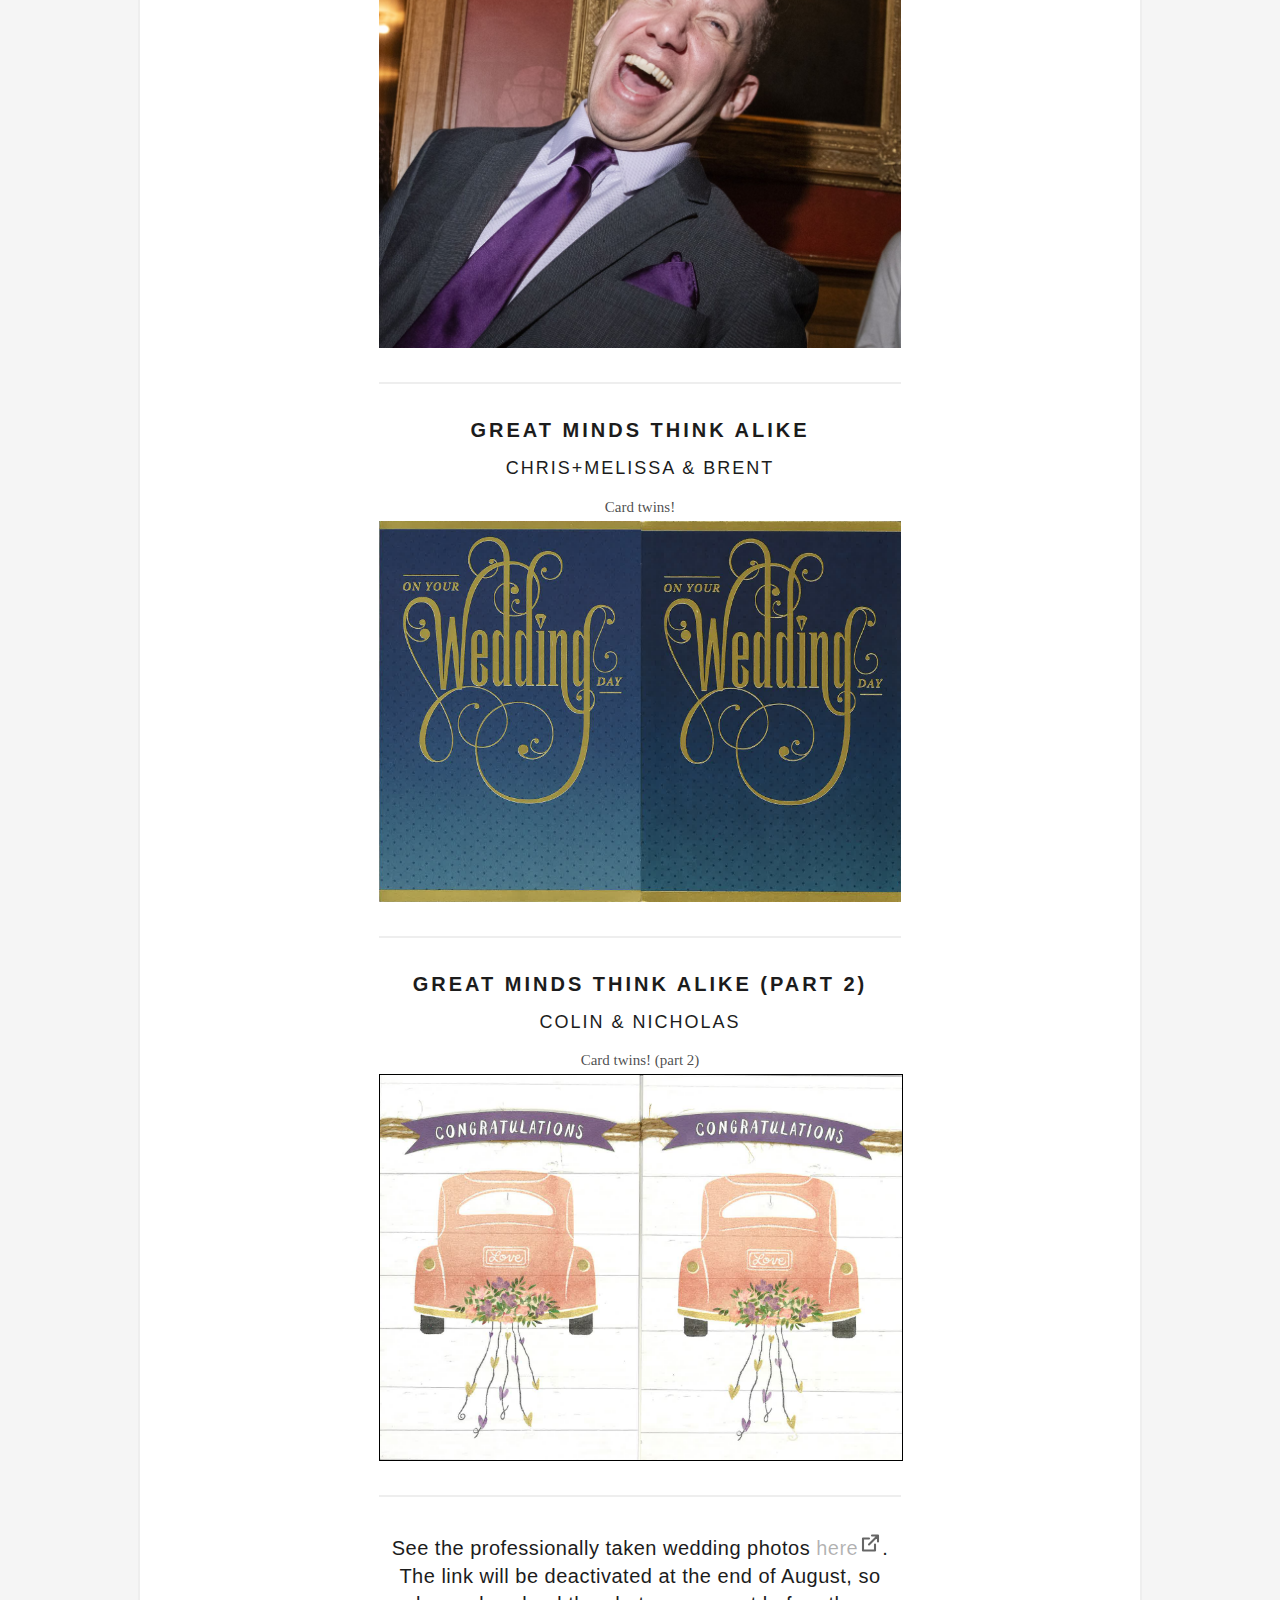
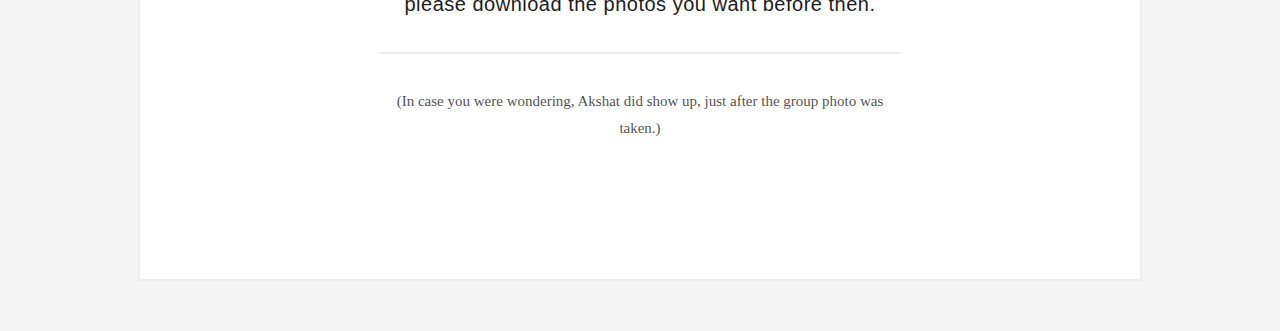
<file: superlatives.html>
<!doctype html>
<html>

<head>
<title>Liz &amp; Aohan</title>
<meta name="viewport" content="initial-scale=1">
<meta name="robots" content="noindex">
<meta charset="UTF-8">
<link rel="stylesheet" href="site.css" />
<script>
let numClicks = 0;
let messages = [
  "Oops, that's not Akshat!",
  "Nice try, but that's not Akshat.",
  "Wrong choice! Akshat isn't here.",
  "Not quite! Akshat's not there.",
  "Nope, that's not Akshat. Try again!",
  "Sorry, that's not the person you're looking for. Try again!",
  "Close, but not Akshat! Keep clicking to find him.",
  "Not the one! Akshat is hiding somewhere else.",
  "Not there! Akshat is elsewhere. Keep hunting!",
  "Nope, that's not Akshat! Look elsewhere in the photo.",
  "Not the right person! Akshat's elsewhere. Keep searching!",
  "Not quite! Akshat's not in that spot. Keep clicking to find him.",
  "Oops! That's not Akshat, try again!",
  "Not quite! Akshat isn't in this spot; keep searching!",
  "Hmm, not Akshat! Keep clicking to find him!",
  "Nice try! But Akshat isn't here, keep looking!",
  "Not quite! Akshat's hiding somewhere else, give it another shot!",
  "Almost there! But Akshat's not in this click; try again!",
  "Not Akshat! Keep clicking around to spot him!",
  "You're warm, but that's not Akshat! Keep searching!",
]

function clickGroupPhoto() {
  let text;
  if (numClicks == 0) {
    text = "That is not Akshat.";
    numClicks++;
  } else if (numClicks == 1) {
    text = "That is not Akshat either.";
    numClicks++;
  } else {
    text = messages[Math.floor(Math.random() * messages.length)];
  }
  alert(text);
}
</script>
</head>

<body class="page-borders-thick canvas-style-normal site-title">
  <div id="canvas">
    <header id="header" class="clear">
      <picture>
        <source media="(max-width: 640px)" srcset="Monogram_Only.png" />
        <img class="banner" src="Monogram_Complete.png" />
      </picture>
    </header>

    <div class="page-divider top-divider"></div>

    <section id="page" class="clear" role="main">
      <div class="sqs-layout sqs-grid-12 columns-12">
        <div class="row sqs-row">
          <div class="col sqs-col-2 span-2">
            <div class="sqs-block spacer-block sqs-block-spacer sized vsize-1">
              <div class="sqs-block-content">&nbsp;</div>
            </div>
          </div>
          <div class="col sqs-col-8 span-8">
            <div class="sqs-block html-block sqs-block-html">
              <div class="sqs-block-content">
                <div class="sqs-html-content">
                  <h1 class="text-align-center">Best Entrance</h3>
                  <h3 class="text-align-center">Akshat</h1>
                  <p class="text-align-center">Click on him in the group photo.<img src="Group.jpg" onclick="clickGroupPhoto();" /></p>
                </div>
              </div>
            </div>
            <div class="sqs-block horizontalrule-block sqs-block-horizontalrule">
              <div class="sqs-block-content">
                <hr />
              </div>
            </div>
            <div class="sqs-block html-block sqs-block-html">
              <div class="sqs-block-content">
                <div class="sqs-html-content">
                  <h1 class="text-align-center">Best Dressed</h3>
                  <h3 class="text-align-center">Malorie</h1>
                  <p class="text-align-center">Monkeys<img src="Malorie-Superlative.jpg" /></p>
                </div>
              </div>
            </div>
            <div class="sqs-block horizontalrule-block sqs-block-horizontalrule">
              <div class="sqs-block-content">
                <hr />
              </div>
            </div>
            <div class="sqs-block html-block sqs-block-html">
              <div class="sqs-block-content">
                <div class="sqs-html-content">
                  <h1 class="text-align-center">Most Creative Envelope</h3>
                  <h3 class="text-align-center">Eric</h1>
                  <p class="text-align-center">"Red Envelope (红包) for a Chinese Wedding - Reduce, Reuse, Recycle"<img src="Red_Envelope.png" /></p>
                </div>
              </div>
            </div>
            <div class="sqs-block horizontalrule-block sqs-block-horizontalrule">
              <div class="sqs-block-content">
                <hr />
              </div>
            </div>
            <div class="sqs-block html-block sqs-block-html">
              <div class="sqs-block-content">
                <div class="sqs-html-content">
                  <h1 class="text-align-center">Farthest Distance Traveled</h3>
                  <h3 class="text-align-center">党长慧、毛豫川、毛铭馨</h1>
                  <p class="text-align-center">They traveled 7,900 miles (12,800 km) from China.<img src="Travel_Path.png" /></p>
                </div>
              </div>
            </div>
            <div class="sqs-block horizontalrule-block sqs-block-horizontalrule">
              <div class="sqs-block-content">
                <hr />
              </div>
            </div>
            <div class="sqs-block html-block sqs-block-html">
              <div class="sqs-block-content">
                <div class="sqs-html-content">
                  <h1 class="text-align-center">Most Interesting Check</h3>
                  <h3 class="text-align-center">Elizabeth</h1>
                  <p class="text-align-center">
                    We have never seen a check before with such large print. Also, we find it funny that it was addressed to Aohan and not Liz, who is her friend.
                    <img src="Large_Check.png" style="border: 1px solid black" />
                  </p>
                  <p class="text-align-center">
                    Compare this to a check with normal sized print.
                    <img src="Normal_Check.png" style="border: 1px solid black" />
                  </p>
                </div>
              </div>
            </div>
            <div class="sqs-block horizontalrule-block sqs-block-horizontalrule">
              <div class="sqs-block-content">
                <hr />
              </div>
            </div>
            <div class="sqs-block html-block sqs-block-html">
              <div class="sqs-block-content">
                <div class="sqs-html-content">
                  <h1 class="text-align-center">Best Dancer</h3>
                  <h3 class="text-align-center">John</h1>
                  <p class="text-align-center" style="animation: seesaw 0.5s infinite ease-in-out">
                    <a href="https://youtu.be/5gnZIwJJrEM?si=AKkxPKFWXdI81TNr&t=70" target="_blank">Gimme, gimme, shimmy, shimmy<svg width="24px" height="24px" viewBox="0 0 24 24" style="cursor:pointer"><g stroke-width="2.1" stroke="#666" fill="none" stroke-linecap="round" stroke-linejoin="round"><polyline points="17 13.5 17 19.5 5 19.5 5 7.5 11 7.5"></polyline><path d="M14,4.5 L20,4.5 L20,10.5 M20,4.5 L11,13.5"></path></g></svg></a>
                    <img src="John-Superlative.jpg" />
                  </p>
                </div>
              </div>
            </div>
            <div class="sqs-block horizontalrule-block sqs-block-horizontalrule">
              <div class="sqs-block-content">
                <hr />
              </div>
            </div>
            <div class="sqs-block html-block sqs-block-html">
              <div class="sqs-block-content">
                <div class="sqs-html-content">
                  <h1 class="text-align-center">Best Photo of a Guest</h3>
                  <h3 class="text-align-center">Aaron</h1>
                  <img src="Aaron-Superlative.jpg" />
                </div>
              </div>
            </div>
            <div class="sqs-block horizontalrule-block sqs-block-horizontalrule">
              <div class="sqs-block-content">
                <hr />
              </div>
            </div>
            <div class="sqs-block html-block sqs-block-html">
              <div class="sqs-block-content">
                <div class="sqs-html-content">
                  <h1 class="text-align-center">Great Minds Think Alike</h3>
                  <h3 class="text-align-center">Chris+Melissa &amp; Brent</h1>
                  <p class="text-align-center">Card twins!<img src="Card_Twins_1.png" /></p>
                </div>
              </div>
            </div>
            <div class="sqs-block horizontalrule-block sqs-block-horizontalrule">
              <div class="sqs-block-content">
                <hr />
              </div>
            </div>
            <div class="sqs-block html-block sqs-block-html">
              <div class="sqs-block-content">
                <div class="sqs-html-content">
                  <h1 class="text-align-center">Great Minds Think Alike (Part 2)</h3>
                  <h3 class="text-align-center">Colin &amp; Nicholas</h1>
                  <p class="text-align-center">Card twins! (part 2)<img src="Card_Twins_2.png" style="border: 1px solid black" /></p>
                </div>
              </div>
            </div>
            <div class="sqs-block horizontalrule-block sqs-block-horizontalrule">
              <div class="sqs-block-content">
                <hr />
              </div>
            </div>
            <div class="sqs-block html-block sqs-block-html">
              <div class="sqs-block-content">
                <div class="sqs-html-content">
                  <h2 class="text-align-center">See the professionally taken wedding photos
                    <a href="https://drive.google.com/drive/folders/1L1FVl6nLpkC6oK5pKTSIf9uLI3wdMuxt?usp=sharing" target="_blank">here<svg width="24px" height="24px" viewBox="0 0 24 24" style="cursor:pointer"><g stroke-width="2.1" stroke="#666" fill="none" stroke-linecap="round" stroke-linejoin="round"><polyline points="17 13.5 17 19.5 5 19.5 5 7.5 11 7.5"></polyline><path d="M14,4.5 L20,4.5 L20,10.5 M20,4.5 L11,13.5"></path></g></svg></a>.
                    The link will be deactivated at the end of August, so please download the photos you want before then.</h2>
                </div>
              </div>
            </div>
            <div class="sqs-block horizontalrule-block sqs-block-horizontalrule">
              <div class="sqs-block-content">
                <hr />
              </div>
            </div>
            <div class="sqs-block html-block sqs-block-html">
              <div class="sqs-block-content">
                <div class="sqs-html-content">
                  <p class="text-align-center">(In case you were wondering, Akshat did show up, just after the group photo was taken.)</p>
                </div>
              </div>
            </div>
            <div class="sqs-block spacer-block sqs-block-spacer sized vsize-1">
              <div class="sqs-block-content">&nbsp;</div>
            </div>
          </div>
          <div class="col sqs-col-2 span-2">
            <div class="sqs-block spacer-block sqs-block-spacer sized vsize-1">
              <div class="sqs-block-content">&nbsp;</div>
            </div>
          </div>
        </div>
      </div>
    </section>
  </div>
</body>

</html>
</file>
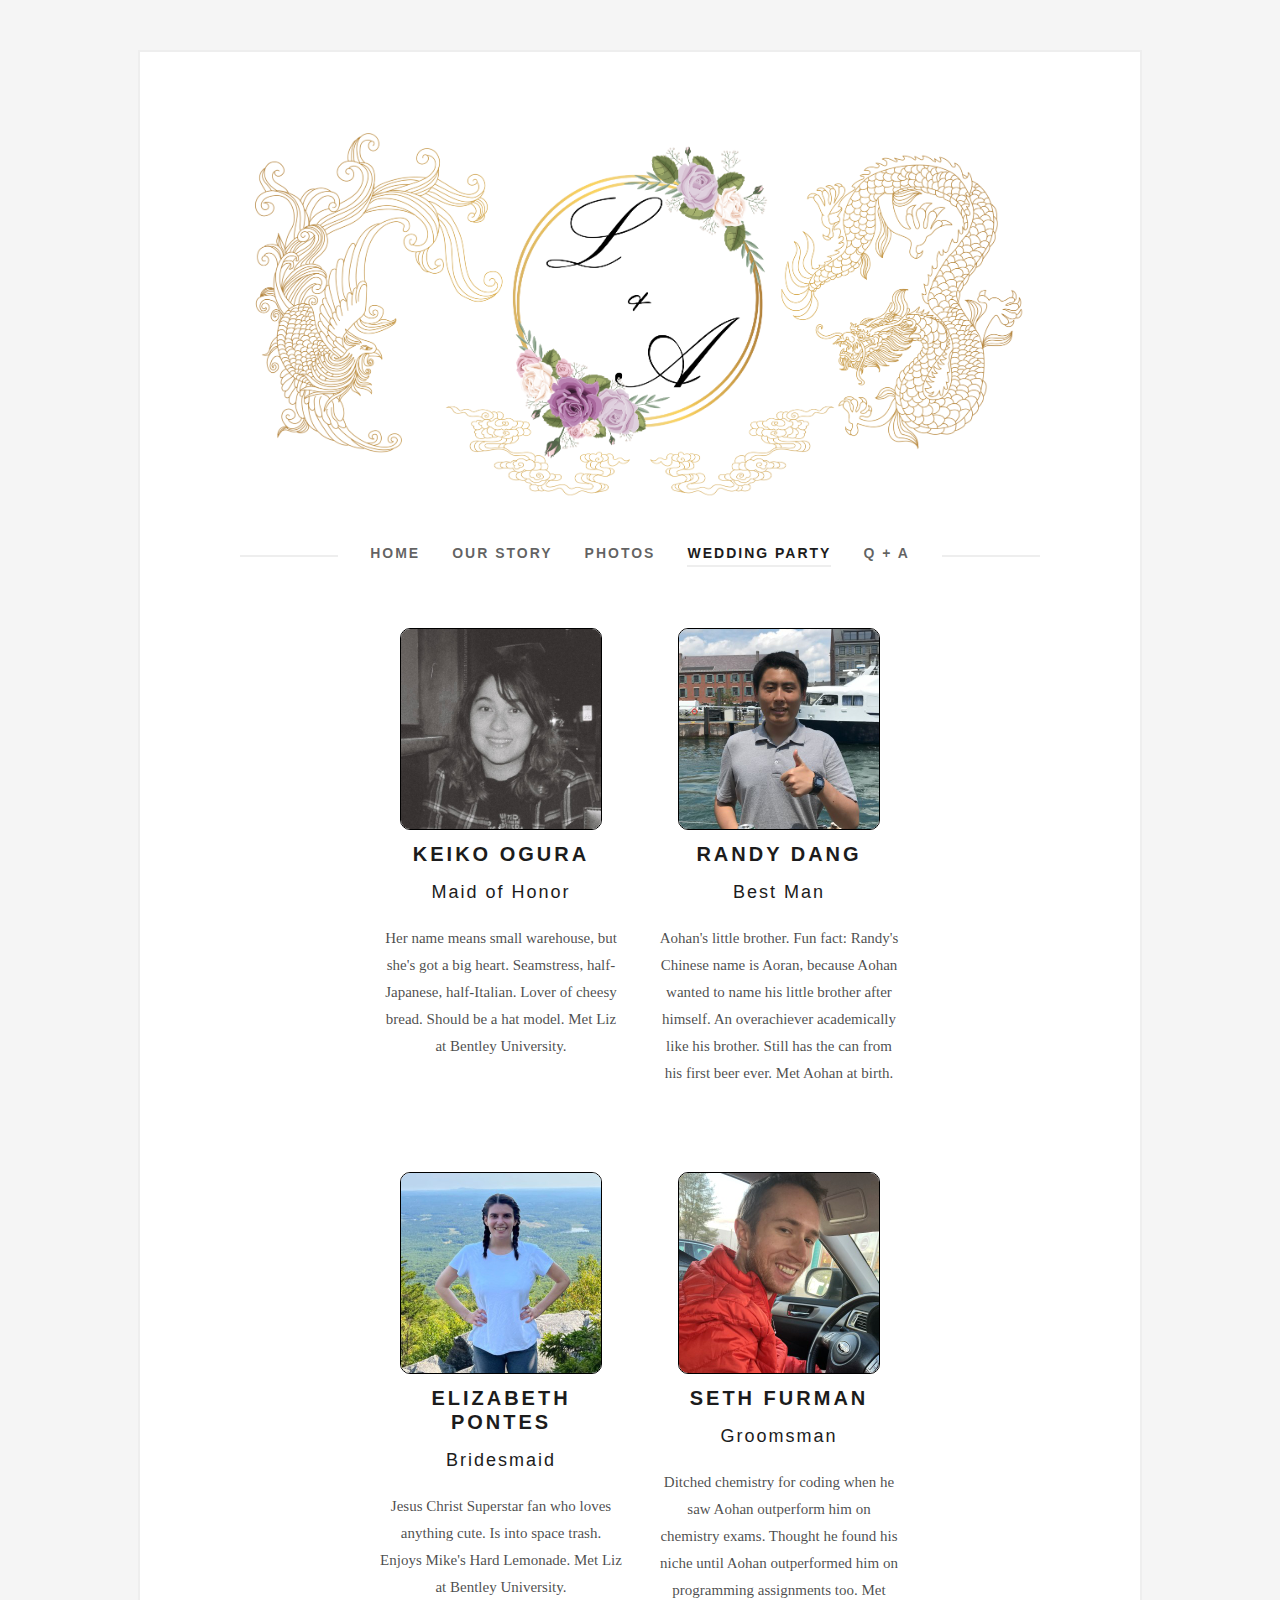
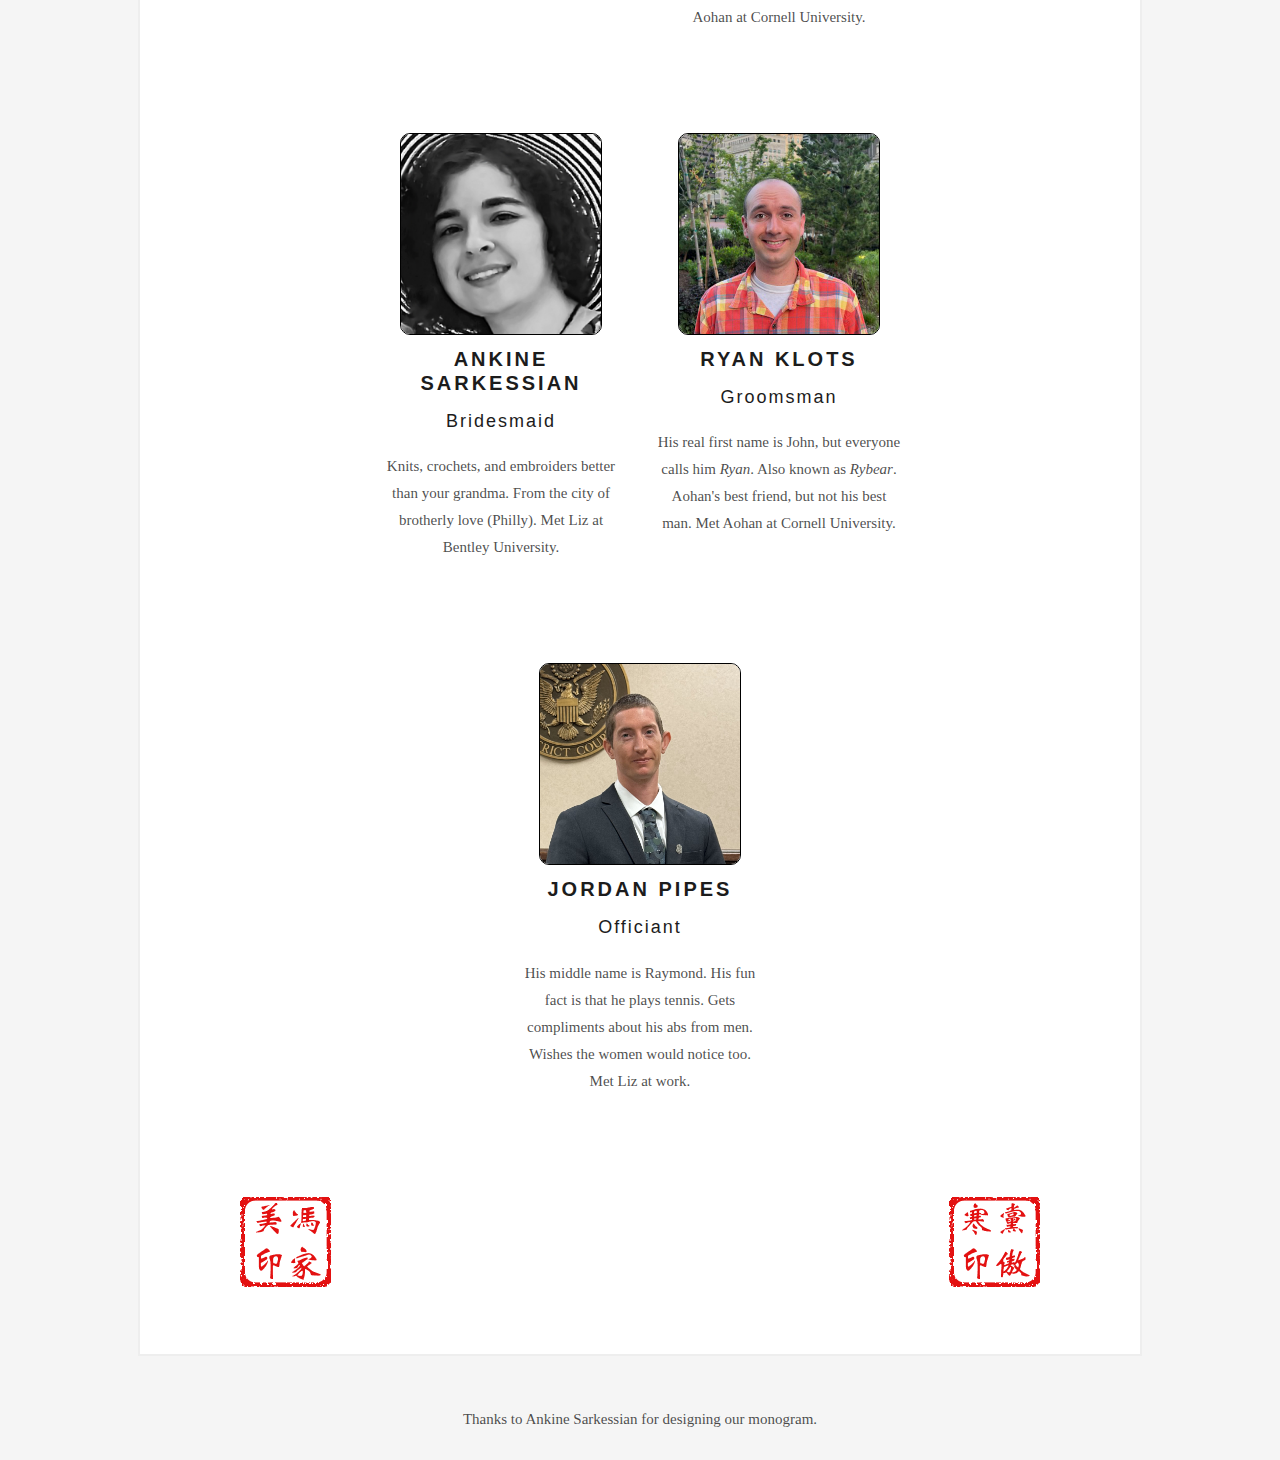
<file: wedding-party.html>
<!doctype html>
<html>

<head>
<title>Liz &amp; Aohan</title>
<meta name="viewport" content="initial-scale=1">
<meta name="robots" content="noindex">
<link rel="stylesheet" href="site.css" />
</head>

<body class="page-borders-thick canvas-style-normal site-title">
  <div id="canvas">
    <div id="mobileNav" class="">
      <div class="wrapper">
        <nav class="main-nav mobileNav">
          <ul>
            <li class="page-collection">
              <a href="/">Home</a>
            </li>
            <li class="page-collection">
              <a href="/our-story.html">Our Story</a>
            </li>
            <li class="page-collection">
              <a href="/photos.html">Photos</a>
            </li>
            <li class="page-collection active-link">
              <a href="/wedding-party.html">Wedding Party</a>
            </li>
            <li class="page-collection">
              <a href="/q-a.html">Q + A</a>
            </li>
          </ul>
        </nav>
      </div>
    </div>
    <div id="mobileMenuLink"><a onclick="document.getElementById('mobileNav').classList.toggle('menu-open')">Menu</a></div>

    <header id="header" class="clear">
      <picture>
        <source media="(max-width: 640px)" srcset="Monogram_Only.png" />
        <img class="banner" src="Monogram_Complete.png" title="Thanks to Ankine Sarkessian for creating this monogram!" />
      </picture>
      <div id="topNav">
        <nav class="main-nav" data-content-field="navigation">
          <ul>
            <li class="page-collection">
              <a href="/">Home</a>
            </li>
            <li class="page-collection">
              <a href="/our-story.html">Our Story</a>
            </li>
            <li class="page-collection">
              <a href="/photos.html">Photos</a>
            </li>
            <li class="page-collection active-link">
              <a href="/wedding-party.html">Wedding Party</a>
            </li>
            <li class="page-collection">
              <a href="/q-a.html">Q + A</a>
            </li>
          </ul>
          <div class="page-divider"></div>
        </nav>
      </div>
    </header>

    <div class="page-divider top-divider"></div>

    <section id="page" class="clear" role="main">
      <div class="sqs-layout sqs-grid-12 columns-12">
        <div class="row sqs-row">
          <div class="col sqs-col-2 span-2">
            <div class="sqs-block spacer-block sqs-block-spacer sized vsize-1">
              <div class="sqs-block-content">&nbsp;</div>
            </div>
          </div>
          <div class="col sqs-col-8 span-8">
            <div class="row sqs-row">
              <div class="col sqs-col-4 span-4">
                <div class="sqs-block html-block sqs-block-html">
                  <div class="sqs-block-content">
                    <div class="sqs-html-content">
                      <img src="Keiko-Ogura.jpg" class="party" />
                      <h1 class="text-align-center">Keiko Ogura</h1>
                      <h3 class="text-align-center party-title">Maid of Honor</h3>
                      <p class="text-align-center">Her name means small warehouse, but she's got a big heart. Seamstress, half-Japanese, half-Italian. Lover of cheesy bread. Should be a hat model. Met Liz at Bentley University.</p>
                    </div>
                  </div>
                </div>
              </div>
              <div class="col sqs-col-4 span-4">
                <div class="sqs-block html-block sqs-block-html">
                  <div class="sqs-block-content">
                    <div class="sqs-html-content">
                      <img src="Randy-Dang.jpg" class="party" />
                      <h1 class="text-align-center">Randy Dang</h1>
                      <h3 class="text-align-center party-title">Best Man</h3>
                      <p class="text-align-center">Aohan's little brother. Fun fact: Randy's Chinese name is Aoran, because Aohan wanted to name his little brother after himself. An overachiever academically like his brother. Still has the can from his first beer ever. Met Aohan at birth.</p>
                    </div>
                  </div>
                </div>
              </div>
            </div>
            <div class="sqs-block spacer-block sqs-block-spacer sized vsize-1">
              <div class="sqs-block-content">&nbsp;</div>
            </div>
          </div>
          <div class="col sqs-col-2 span-2">
            <div class="sqs-block spacer-block sqs-block-spacer sized vsize-1">
              <div class="sqs-block-content">&nbsp;</div>
            </div>
          </div>
        </div>
        <div class="row sqs-row">
          <div class="col sqs-col-2 span-2">
            <div class="sqs-block spacer-block sqs-block-spacer sized vsize-1">
              <div class="sqs-block-content">&nbsp;</div>
            </div>
          </div>
          <div class="col sqs-col-8 span-8">
            <div class="row sqs-row">
              <div class="col sqs-col-4 span-4">
                <div class="sqs-block html-block sqs-block-html">
                  <div class="sqs-block-content">
                    <div class="sqs-html-content">
                      <img src="Elizabeth-Pontes.jpg" class="party" />
                      <h1 class="text-align-center">Elizabeth Pontes</h1>
                      <h3 class="text-align-center party-title">Bridesmaid</h3>
                      <p class="text-align-center">Jesus Christ Superstar fan who loves anything cute. Is into space trash. Enjoys Mike's Hard Lemonade. Met Liz at Bentley University.</p>
                    </div>
                  </div>
                </div>
              </div>
              <div class="col sqs-col-4 span-4">
                <div class="sqs-block html-block sqs-block-html">
                  <div class="sqs-block-content">
                    <div class="sqs-html-content">
                      <img src="Seth-Furman.jpg" class="party" />
                      <h1 class="text-align-center">Seth Furman</h1>
                      <h3 class="text-align-center party-title">Groomsman</h3>
                      <p class="text-align-center">Ditched chemistry for coding when he saw Aohan outperform him on chemistry exams. Thought he found his niche until Aohan outperformed him on programming assignments too. Met Aohan at Cornell University.</p>
                    </div>
                  </div>
                </div>
              </div>
            </div>
            <div class="sqs-block spacer-block sqs-block-spacer sized vsize-1">
              <div class="sqs-block-content">&nbsp;</div>
            </div>
          </div>
          <div class="col sqs-col-2 span-2">
            <div class="sqs-block spacer-block sqs-block-spacer sized vsize-1">
              <div class="sqs-block-content">&nbsp;</div>
            </div>
          </div>
        </div>
        <div class="row sqs-row">
          <div class="col sqs-col-2 span-2">
            <div class="sqs-block spacer-block sqs-block-spacer sized vsize-1">
              <div class="sqs-block-content">&nbsp;</div>
            </div>
          </div>
          <div class="col sqs-col-8 span-8">
            <div class="row sqs-row">
              <div class="col sqs-col-4 span-4">
                <div class="sqs-block html-block sqs-block-html">
                  <div class="sqs-block-content">
                    <div class="sqs-html-content">
                      <img src="Ankine-Sarkessian.png" class="party" />
                      <h1 class="text-align-center">Ankine Sarkessian</h1>
                      <h3 class="text-align-center party-title">Bridesmaid</h3>
                      <p class="text-align-center">Knits, crochets, and embroiders better than your grandma. From the city of brotherly love (Philly). Met Liz at Bentley University.</p>
                    </div>
                  </div>
                </div>
              </div>
              <div class="col sqs-col-4 span-4">
                <div class="sqs-block html-block sqs-block-html">
                  <div class="sqs-block-content">
                    <div class="sqs-html-content">
                      <img src="Ryan-Klots.jpg" class="party" />
                      <h1 class="text-align-center">Ryan Klots</h1>
                      <h3 class="text-align-center party-title">Groomsman</h3>
                      <p class="text-align-center">His real first name is John, but everyone calls him <i>Ryan</i>. Also known as <i>Rybear</i>. Aohan's best friend, but not his best man. Met Aohan at Cornell University.</p>
                    </div>
                  </div>
                </div>
              </div>
            </div>
            <div class="sqs-block spacer-block sqs-block-spacer sized vsize-1">
              <div class="sqs-block-content">&nbsp;</div>
            </div>
          </div>
          <div class="col sqs-col-2 span-2">
            <div class="sqs-block spacer-block sqs-block-spacer sized vsize-1">
              <div class="sqs-block-content">&nbsp;</div>
            </div>
          </div>
        </div>
        <div class="row sqs-row">
          <div class="col sqs-col-4 span-4">
            <div class="sqs-block spacer-block sqs-block-spacer sized vsize-1">
              <div class="sqs-block-content">&nbsp;</div>
            </div>
          </div>
          <div class="col sqs-col-4 span-4">
            <div class="sqs-block html-block sqs-block-html">
              <div class="sqs-block-content">
                <div class="sqs-html-content">
                  <img src="Jordan-Pipes.jpg" class="party" />
                  <h1 class="text-align-center">Jordan Pipes</h1>
                  <h3 class="text-align-center party-title">Officiant</h3>
                  <p class="text-align-center">His middle name is Raymond. His fun fact is that he plays tennis. Gets compliments about his abs from men. Wishes the women would notice too. Met Liz at work.</p>
                </div>
              </div>
            </div>
            <div class="sqs-block spacer-block sqs-block-spacer sized vsize-1">
              <div class="sqs-block-content">&nbsp;</div>
            </div>
          </div>
          <div class="col sqs-col-4 span-4">
            <div class="sqs-block spacer-block sqs-block-spacer sized vsize-1">
              <div class="sqs-block-content">&nbsp;</div>
            </div>
          </div>
        </div>
        <div class="row sqs-row">
          <div class="col sqs-col-12 span-12">
            <div class="sqs-block html-block sqs-block-html">
              <div class="sqs-block-content">
                <div class="sqs-html-content">
                  <img src="liz-seal.jpg" style="float:left;padding-bottom:15px" />
                  <img src="aohan-seal.jpg" style="float:right;padding-bottom:15px" />
                </div>
              </div>
            </div>
          </div>
        </div>
      </div>
    </section>
  </div>
  <p class="text-align-center">Thanks to Ankine Sarkessian for designing our monogram.</p>
</body>

</html>
</file>
<file: site.css>
@font-face {
    font-family: 'Exmouth';
    src: url('./exmouth.woff2') format('woff2');
    font-weight: normal;
    font-style: normal;
    font-display: swap;
}

article,aside,details,figcaption,figure,footer,header,hgroup,nav,section {
    display: block
}

html {
    font-size: 100%;
    -webkit-text-size-adjust: 100%;
    -ms-text-size-adjust: 100%
}

body {
    margin: 0;
    font-size: 13px;
    line-height: 1.6em
}

body,button,input,select,textarea {
    font-family: sans-serif;
    color: #222
}

a {
    color: #0085bd;
    text-decoration: none
}

a:hover {
    color: #60a5dd;
    text-decoration: none
}

a:focus {
    outline: thin dotted
}

a:hover,a:active {
    outline: 0
}

abbr[title] {
    border-bottom: 1px dotted
}

b,strong {
    font-weight: bold
}

blockquote {
    margin: 1em 40px
}

dfn {
    font-style: italic
}

hr {
    display: block;
    height: 1px;
    border: 0;
    border-top: 1px solid #ccc;
    margin: 1em 0;
    padding: 0
}

ins {
    background: inherit;
    color: #000;
    text-decoration: none
}

mark {
    background: inherit;
    color: #000;
    font-style: italic;
    font-weight: bold
}

pre,code,kbd,samp {
    font-family: monospace,monospace;
    _font-family: 'courier new',monospace;
    font-size: 1em
}

pre {
    white-space: pre;
    white-space: pre-wrap;
    word-wrap: break-word
}

q {
    quotes: none
}

q:before,q:after {
    content: "";
    content: none
}

small {
    font-size: 85%
}

sub,sup {
    font-size: 75%;
    line-height: 0;
    position: relative;
    vertical-align: baseline
}

sup {
    top: -.5em
}

sub {
    bottom: -.25em
}

ul,ol {
    margin: 1em 0;
    padding: 0 0 0 40px
}

dd {
    margin: 0 0 0 40px
}

nav ul,nav ol {
    list-style: none;
    list-style-image: none;
    margin: 0;
    padding: 0
}

img {
    -ms-interpolation-mode: bicubic;
    vertical-align: middle;
}

img.banner {
    margin-left: auto;
    margin-right: auto;
    display: block;
    max-width: 100%;
}

@media screen and (max-width: 640px) {
    img.banner {
        max-height: 200px;
    }
}

img.engagement {
    margin-left: auto;
    margin-right: auto;
    display: block;
    max-width: 100%;
    max-height: 95vh;
    border-radius: 12px;
    object-fit: cover;
}

img.party {
    margin-left: auto;
    margin-right: auto;
    display: block;
    max-width: 200px !important;
    border-radius: 10px;
    border:1px solid black;
}

img:not([src]) {
    visibility: hidden
}

svg:not(:root) {
    overflow: hidden
}

#easter-egg {
    opacity: 1;
    transition: opacity 1s;
    user-select: none;
}

#easter-egg.hide {
    opacity: 0;
}

@keyframes seesaw {
    0% {
        transform: rotate(-1deg);
    }
    50% {
        transform: rotate(1deg);
    }
    100% {
        transform: rotate(-1deg);
    }
}

figure {
    margin: 0
}

form {
    margin: 0
}

fieldset {
    border: 0;
    margin: 0;
    padding: 0
}

label {
    cursor: pointer
}

legend {
    border: 0;
    padding: 0
}

button,input,select,textarea {
    font-size: 100%;
    margin: 0;
    vertical-align: baseline;
}

button,input {
    line-height: normal;
}

button,input[type="button"],input[type="reset"],input[type="submit"] {
    cursor: pointer;
    -webkit-appearance: button
}

input[type="checkbox"],input[type="radio"] {
    box-sizing: border-box
}

input[type="search"] {
    -webkit-appearance: textfield;
    -moz-box-sizing: content-box;
    -webkit-box-sizing: content-box;
    box-sizing: content-box
}

input[type="search"]::-webkit-search-decoration {
    -webkit-appearance: none
}

button::-moz-focus-inner,input::-moz-focus-inner {
    border: 0;
    padding: 0
}

textarea {
    overflow: auto;
    vertical-align: top;
    resize: vertical
}

input:invalid,textarea:invalid {
    background-color: #f0dddd
}

table {
    border-collapse: collapse;
    border-spacing: 0;
    width: 100%
}

td {
    vertical-align: top
}

.clear:after {
    display: block;
    visibility: hidden;
    font-size: 0;
    height: 0;
    clear: both;
    content: "."
}

.sqs-u-1,.sqs-u-1-2,.sqs-u-1-3,.sqs-u-2-3,.sqs-u-1-4,.sqs-u-3-4,.sqs-u-1-5,.sqs-u-2-5,.sqs-u-3-5,.sqs-u-4-5,.sqs-u-1-6,.sqs-u-5-6,.sqs-u-1-8,.sqs-u-3-8,.sqs-u-5-8,.sqs-u-7-8,.sqs-u-1-12,.sqs-u-5-12,.sqs-u-7-12,.sqs-u-11-12,.sqs-u-1-24,.sqs-u-5-24,.sqs-u-7-24,.sqs-u-11-24,.sqs-u-13-24,.sqs-u-17-24,.sqs-u-19-24,.sqs-u-23-24 {
    display: inline-block;
    zoom:1;letter-spacing: normal;
    word-spacing: normal;
    vertical-align: top;
    text-rendering: auto
}

.sqs-u-1 {
    display: block
}

.sqs-u-1-2 {
    width: 50%
}

.sqs-u-1-3 {
    width: 33.33333%
}

.sqs-u-2-3 {
    width: 66.66666%
}

.sqs-u-1-4 {
    width: 25%
}

.sqs-u-3-4 {
    width: 75%
}

.sqs-u-1-5 {
    width: 20%
}

.sqs-u-2-5 {
    width: 40%
}

.sqs-u-3-5 {
    width: 60%
}

.sqs-u-4-5 {
    width: 80%
}

.sqs-u-1-6 {
    width: 16.656%
}

.sqs-u-5-6 {
    width: 83.33%
}

.sqs-u-1-8 {
    width: 12.5%
}

.sqs-u-3-8 {
    width: 37.5%
}

.sqs-u-5-8 {
    width: 62.5%
}

.sqs-u-7-8 {
    width: 87.5%
}

.sqs-u-1-12 {
    width: 8.3333%
}

.sqs-u-5-12 {
    width: 41.6666%
}

.sqs-u-7-12 {
    width: 58.3333%
}

.sqs-u-11-12 {
    width: 91.6666%
}

.sqs-u-1-24 {
    width: 4.1666%
}

.sqs-u-5-24 {
    width: 20.8333%
}

.sqs-u-7-24 {
    width: 29.1666%
}

.sqs-u-11-24 {
    width: 45.8333%
}

.sqs-u-13-24 {
    width: 54.1666%
}

.sqs-u-17-24 {
    width: 70.8333%
}

.sqs-u-19-24 {
    width: 79.1666%
}

.sqs-u-23-24 {
    width: 95.8333%
}

#sqs-css-stamp.cssgrids {
    display: none
}

.yui3-widget-hidden {
    display: none
}

.yui3-widget-content {
    overflow: hidden
}

.yui3-widget-content-expanded {
    box-sizing: border-box;
    height: 100%
}

.yui3-widget-tmp-forcesize {
    overflow: hidden !important
}

.sqs-panel {
    position: absolute
}

.sqs-panel-hidden {
    visibility: hidden
}

.sqs-widget-tmp-forcesize .sqs-panel-content {
    overflow: hidden !important
}

.sqs-panel .sqs-widget-hd {
    position: relative
}

.sqs-panel .sqs-widget-hd .sqs-widget-buttons {
    position: absolute;
    top: 0;
    right: 0
}

.sqs-panel .sqs-widget-ft .sqs-widget-buttons {
    display: inline-block;
    zoom:1}

.yui3-slider,.yui3-slider-rail {
    display: -moz-inline-stack;
    display: inline-block;
    zoom:1;vertical-align: middle
}

.yui3-slider-content {
    position: relative;
    display: block
}

.yui3-slider-rail {
    position: relative
}

.yui3-slider-rail-cap-top,.yui3-slider-rail-cap-left,.yui3-slider-rail-cap-bottom,.yui3-slider-rail-cap-right,.yui3-slider-thumb,.yui3-slider-thumb-image,.yui3-slider-thumb-shadow {
    position: absolute
}

.yui3-slider-thumb {
    overflow: hidden
}

.sqs-aclist,.yui3-aclist {
    position: absolute;
    z-index: 10
}

.sqs-aclist-hidden,.yui3-aclist-hidden {
    visibility: hidden
}

.sqs-aclist-aria,.yui3-aclist-aria {
    left: -9999px;
    position: absolute
}

.sqs-aclist-list,.yui3-aclist-list {
    list-style: none;
    margin: 0;
    overflow: hidden;
    padding: 0
}

.sqs-aclist-item,.yui3-aclist-item {
    cursor: pointer;
    list-style: none;
    padding: 2px 5px
}

.sqs-aclist-item-active,.yui3-aclist-item-active {
    outline: #afafaf dotted thin
}

.fadeable-plugged.display-status-hidden {
    display: none
}

.sqs-image-zoom-dropzone {
    overflow: hidden
}

.sqs-image-zoom-duplicate {
    opacity: 0;
    position: absolute;
    width: 100%;
    height: 100%;
    top: 0;
    left: 0;
    pointer-events: none;
    transition: opacity .4s ease
}

.is-zoomed .sqs-image-zoom-duplicate {
    opacity: 1
}

.sqs-image-zoom--behavior-click {
    cursor: -webkit-zoom-in !important;
    cursor: zoom-in !important
}

.sqs-image-zoom--behavior-click.is-zoomed {
    cursor: -webkit-zoom-out !important;
    cursor: zoom-out !important
}

@keyframes bounceIn {
    0% {
        opacity: 0;
        transform: scale(.3)
    }

    50% {
        opacity: 1;
        transform: scale(1.05)
    }

    70% {
        transform: scale(.9)
    }

    100% {
        transform: scale(1)
    }
}

@keyframes bounceOut {
    0% {
        transform: scale(1)
    }

    25% {
        transform: scale(.95)
    }

    50% {
        opacity: 1;
        transform: scale(1.1)
    }

    100% {
        opacity: 0;
        transform: scale(.3)
    }
}

@media screen and (max-width: 432px) {
    .mobile-hidden {
        display:none
    }
}

@media screen and (max-width: 432px) {
    .subDesktop-hidden {
        display:none
    }
}

@media screen and (min-width: 433px) {
    .desktop-hidden {
        display:none
    }
}

body.no-scroll {
    height: 100%;
    position: fixed;
    top: 0;
    left: 0;
    bottom: 0;
    right: 0
}

.no-scroll {
    overflow: hidden !important
}

.sqs-block.vsize-1 .sqs-block-content {
    height: 34px
}

.sqs-block.vsize-2 .sqs-block-content {
    height: 68px
}

.sqs-block.vsize-3 .sqs-block-content {
    height: 102px
}

.sqs-block.vsize-4 .sqs-block-content {
    height: 136px
}

.sqs-block.vsize-5 .sqs-block-content {
    height: 170px
}

.sqs-block.vsize-6 .sqs-block-content {
    height: 204px
}

.sqs-block.vsize-7 .sqs-block-content {
    height: 238px
}

.sqs-block.vsize-8 .sqs-block-content {
    height: 272px
}

.sqs-block.vsize-9 .sqs-block-content {
    height: 306px
}

.sqs-block.vsize-10 .sqs-block-content {
    height: 340px
}

.sqs-block.vsize-11 .sqs-block-content {
    height: 374px
}

.sqs-block.vsize-12 .sqs-block-content {
    height: 408px
}

.sqs-block.vsize-13 .sqs-block-content {
    height: 442px
}

.sqs-block.vsize-14 .sqs-block-content {
    height: 476px
}

.sqs-block.vsize-15 .sqs-block-content {
    height: 510px
}

.sqs-block.vsize-16 .sqs-block-content {
    height: 544px
}

.sqs-block.vsize-17 .sqs-block-content {
    height: 578px
}

.sqs-block.vsize-18 .sqs-block-content {
    height: 612px
}

.sqs-block.vsize-19 .sqs-block-content {
    height: 646px
}

.sqs-block.vsize-20 .sqs-block-content {
    height: 680px
}

.sqs-block.vsize-21 .sqs-block-content {
    height: 714px
}

.sqs-block.vsize-22 .sqs-block-content {
    height: 748px
}

.sqs-block.vsize-23 .sqs-block-content {
    height: 782px
}

.sqs-block.vsize-24 .sqs-block-content {
    height: 816px
}

.sqs-block.vsize-25 .sqs-block-content {
    height: 850px
}

.sqs-block.vsize-26 .sqs-block-content {
    height: 884px
}

.sqs-block.vsize-27 .sqs-block-content {
    height: 918px
}

.sqs-block.vsize-28 .sqs-block-content {
    height: 952px
}

.sqs-block.vsize-29 .sqs-block-content {
    height: 986px
}

.sqs-block.vsize-30 .sqs-block-content {
    height: 1020px
}

@keyframes bounceIn {
    0% {
        opacity: 0;
        transform: scale(.3)
    }

    50% {
        opacity: 1;
        transform: scale(1.05)
    }

    70% {
        transform: scale(.9)
    }

    100% {
        transform: scale(1)
    }
}

@keyframes bounceOut {
    0% {
        transform: scale(1)
    }

    25% {
        transform: scale(.95)
    }

    50% {
        opacity: 1;
        transform: scale(1.1)
    }

    100% {
        opacity: 0;
        transform: scale(.3)
    }
}

@media screen and (max-width: 432px) {
    .mobile-hidden {
        display:none
    }
}

@media screen and (max-width: 432px) {
    .subDesktop-hidden {
        display:none
    }
}

@media screen and (min-width: 433px) {
    .desktop-hidden {
        display:none
    }
}

.sqs-row {
    width: auto !important
}

.sqs-row:before,.sqs-row:after {
    content: "";
    display: table
}

.sqs-row:after {
    clear: both
}

[class*=sqs-col] {
    float: left
}

[class*=sqs-col] .sqs-block {
    padding-left: 17px;
    padding-right: 17px
}

[class*=sqs-col]:last-child {
    padding-right: 0
}

.sqs-col-12 {
    width: 100%
}

.sqs-col-12 .sqs-col-12 {
    width: 100%
}

.sqs-col-12 .sqs-col-11 {
    width: 91.6667%
}

.sqs-col-12 .sqs-col-10 {
    width: 83.3333%
}

.sqs-col-12 .sqs-col-9 {
    width: 75%
}

.sqs-col-12 .sqs-col-8 {
    width: 66.6667%
}

.sqs-col-12 .sqs-col-7 {
    width: 58.3333%
}

.sqs-col-12 .sqs-col-6 {
    width: 50%
}

.sqs-col-12 .sqs-col-5 {
    width: 41.6667%
}

.sqs-col-12 .sqs-col-4 {
    width: 33.3333%
}

.sqs-col-12 .sqs-col-3 {
    width: 25%
}

.sqs-col-12 .sqs-col-2 {
    width: 16.6667%
}

.sqs-col-12 .sqs-col-1 {
    width: 8.3333%
}

.sqs-col-11 {
    width: 91.6667%
}

.sqs-col-11 .sqs-col-11 {
    width: 100%
}

.sqs-col-11 .sqs-col-10 {
    width: 90.9091%
}

.sqs-col-11 .sqs-col-9 {
    width: 81.8182%
}

.sqs-col-11 .sqs-col-8 {
    width: 72.7273%
}

.sqs-col-11 .sqs-col-7 {
    width: 63.6364%
}

.sqs-col-11 .sqs-col-6 {
    width: 54.5455%
}

.sqs-col-11 .sqs-col-5 {
    width: 45.4545%
}

.sqs-col-11 .sqs-col-4 {
    width: 36.3636%
}

.sqs-col-11 .sqs-col-3 {
    width: 27.2727%
}

.sqs-col-11 .sqs-col-2 {
    width: 18.1818%
}

.sqs-col-11 .sqs-col-1 {
    width: 9.0909%
}

.sqs-col-10 {
    width: 83.3333%
}

.sqs-col-10 .sqs-col-10 {
    width: 100%
}

.sqs-col-10 .sqs-col-9 {
    width: 90%
}

.sqs-col-10 .sqs-col-8 {
    width: 80%
}

.sqs-col-10 .sqs-col-7 {
    width: 70%
}

.sqs-col-10 .sqs-col-6 {
    width: 60%
}

.sqs-col-10 .sqs-col-5 {
    width: 50%
}

.sqs-col-10 .sqs-col-4 {
    width: 40%
}

.sqs-col-10 .sqs-col-3 {
    width: 30%
}

.sqs-col-10 .sqs-col-2 {
    width: 20%
}

.sqs-col-10 .sqs-col-1 {
    width: 10%
}

.sqs-col-9 {
    width: 75%
}

.sqs-col-9 .sqs-col-9 {
    width: 100%
}

.sqs-col-9 .sqs-col-8 {
    width: 88.8889%
}

.sqs-col-9 .sqs-col-7 {
    width: 77.7778%
}

.sqs-col-9 .sqs-col-6 {
    width: 66.6667%
}

.sqs-col-9 .sqs-col-5 {
    width: 55.5556%
}

.sqs-col-9 .sqs-col-4 {
    width: 44.4444%
}

.sqs-col-9 .sqs-col-3 {
    width: 33.3333%
}

.sqs-col-9 .sqs-col-2 {
    width: 22.2222%
}

.sqs-col-9 .sqs-col-1 {
    width: 11.1111%
}

.sqs-col-8 {
    width: 66.6667%
}

.sqs-col-8 .sqs-col-8 {
    width: 100%
}

.sqs-col-8 .sqs-col-7 {
    width: 87.5%
}

.sqs-col-8 .sqs-col-6 {
    width: 75%
}

.sqs-col-8 .sqs-col-5 {
    width: 62.5%
}

.sqs-col-8 .sqs-col-4 {
    width: 50%
}

.sqs-col-8 .sqs-col-3 {
    width: 37.5%
}

.sqs-col-8 .sqs-col-2 {
    width: 25%
}

.sqs-col-8 .sqs-col-1 {
    width: 12.5%
}

.sqs-col-7 {
    width: 58.3333%
}

.sqs-col-7 .sqs-col-7 {
    width: 100%
}

.sqs-col-7 .sqs-col-6 {
    width: 85.7143%
}

.sqs-col-7 .sqs-col-5 {
    width: 71.4286%
}

.sqs-col-7 .sqs-col-4 {
    width: 57.1429%
}

.sqs-col-7 .sqs-col-3 {
    width: 42.8571%
}

.sqs-col-7 .sqs-col-2 {
    width: 28.5714%
}

.sqs-col-7 .sqs-col-1 {
    width: 14.2857%
}

.sqs-col-6 {
    width: 50%
}

.sqs-col-6 .sqs-col-6 {
    width: 100%
}

.sqs-col-6 .sqs-col-5 {
    width: 83.3333%
}

.sqs-col-6 .sqs-col-4 {
    width: 66.6667%
}

.sqs-col-6 .sqs-col-3 {
    width: 50%
}

.sqs-col-6 .sqs-col-2 {
    width: 33.3333%
}

.sqs-col-6 .sqs-col-1 {
    width: 16.6667%
}

.sqs-col-5 {
    width: 41.6667%
}

.sqs-col-5 .sqs-col-5 {
    width: 100%
}

.sqs-col-5 .sqs-col-4 {
    width: 80%
}

.sqs-col-5 .sqs-col-3 {
    width: 60%
}

.sqs-col-5 .sqs-col-2 {
    width: 40%
}

.sqs-col-5 .sqs-col-1 {
    width: 20%
}

.sqs-col-4 {
    width: 33.3333%
}

.sqs-col-4 .sqs-col-4 {
    width: 100%
}

.sqs-col-4 .sqs-col-3 {
    width: 75%
}

.sqs-col-4 .sqs-col-2 {
    width: 50%
}

.sqs-col-4 .sqs-col-1 {
    width: 25%
}

.sqs-col-3 {
    width: 25%
}

.sqs-col-3 .sqs-col-3 {
    width: 100%
}

.sqs-col-3 .sqs-col-2 {
    width: 66.6667%
}

.sqs-col-3 .sqs-col-1 {
    width: 33.3333%
}

.sqs-col-2 {
    width: 16.6667%
}

.sqs-col-2 .sqs-col-2 {
    width: 100%
}

.sqs-col-2 .sqs-col-1 {
    width: 50%
}

.sqs-col-1 {
    width: 8.3333%
}

.sqs-col-1 .sqs-col-1 {
    width: 100%
}

.sqs-layout > .sqs-row {
    margin-left: -17px;
    margin-right: -17px
}

.sqs-layout:not(.sqs-editing) .sqs-row .sqs-block:not(.float):not(.sqs-feature-gated-wrapper):first-child {
    padding-top: 0
}

.sqs-layout:not(.sqs-editing) .sqs-row .sqs-block:not(.float):not(.sqs-feature-gated-wrapper):first-child:last-child {
    padding-bottom: 0
}

.sqs-layout:not(.sqs-editing) .sqs-block+.sqs-row .sqs-block:not(.float):first-child {
    padding-top: 17px
}

.sqs-layout:not(.sqs-editing) .sqs-block+.sqs-row .sqs-block:not(.float):first-child:last-child {
    padding-bottom: 17px
}

.sqs-layout:not(.sqs-editing) .sqs-row+.sqs-row .sqs-block:not(.float):first-child {
    padding-top: 17px
}

.sqs-layout:not(.sqs-editing) .sqs-row+.sqs-row .sqs-block:not(.float):first-child:last-child {
    padding-bottom: 17px
}

.sqs-layout:not(.sqs-editing)>.sqs-row:first-child>[class*=sqs-col]:first-child>.sqs-block:not(:first-child):last-child,.sqs-layout:not(.sqs-editing) .sqs-block+.sqs-row .sqs-block:not(.float):last-child {
    padding-bottom: 17px
}

.sqs-layout:not(.sqs-editing) .sqs-row+.sqs-row:not(:last-child) .sqs-block:last-child {
    padding-bottom: 17px
}

.sqs-block.sized .sqs-block-content {
    overflow: hidden
}

.text-align-center {
    text-align: center
}

.text-align-right {
    text-align: right
}

.columns-1 [class*=sqs-col-] {
    width: 100% !important
}

.sqs-block .state-message,.sqs-state-message {
    font: 400 normal 12px / 22px 'Clarkson','Helvetica Neue',Helvetica,Arial,sans-serif;
    letter-spacing: normal;
    padding: 19px;
    padding-left: 60px;
    color: #3e3e3e;
    position: relative;
    background-color: rgba(128,128,128,.15)
}

.sqs-block .state-message:after,.sqs-state-message:after {
    content: " ";
    position: absolute;
    top: 0;
    left: 0;
    height: 60px;
    width: 60px;
}

.sqs-block .state-message.information,.sqs-state-message.information {
    background: #222;
    padding: 30px 20px;
    text-align: center;
    color: #999;
    font-size: 11px
}

.sqs-block .state-message .title,.sqs-state-message .title {
    padding-bottom: 8px;
    font-size: 14px
}

html.cameron .sqs-block .state-message .title,html.cameron .sqs-state-message .title {
    color: #eee
}

.sqs-block .state-message>.sqs-state-message-button,.sqs-state-message>.sqs-state-message-button,.sqs-block .state-message .sqs-state-message-buttons-wrapper,.sqs-state-message .sqs-state-message-buttons-wrapper {
    margin-top: 19px;
    margin-left: -41px;
    display: block !important;
    position: relative
}

.sqs-block .state-message .sqs-state-message-button,.sqs-state-message .sqs-state-message-button {
    cursor: pointer;
    background: #3e3e3e;
    padding: 11px;
    transition: background-color .1s ease-in-out, opacity .1s ease-in-out;
    -webkit-user-select: none;
    -ms-user-select: none;
    user-select: none;
    font-family: inherit;
    -webkit-appearance: none;
    appearance: none;
    line-height: 22px;
    text-align: center;
    display: inline-block;
    position: relative
}

.sqs-block .state-message .sqs-state-message-button,.sqs-state-message .sqs-state-message-button,.sqs-block .state-message .sqs-state-message-button>*,.sqs-state-message .sqs-state-message-button>* {
    color: #fff !important;
    -webkit-appearance: none;
    border: 0;
    text-transform: uppercase;
    letter-spacing: .5px;
    font-size: 11px;
    font-weight: 500
}

.sqs-block .state-message .sqs-state-message-button:focus,.sqs-state-message .sqs-state-message-button:focus,.sqs-block .state-message .sqs-state-message-button>*:focus,.sqs-state-message .sqs-state-message-button>*:focus {
    outline-color: #fff;
    outline-style: solid;
    outline-width: 2px;
    outline-offset: -2px
}

.sqs-block .state-message .sqs-state-message-button:focus:not(:focus-visible),.sqs-state-message .sqs-state-message-button:focus:not(:focus-visible),.sqs-block .state-message .sqs-state-message-button>*:focus:not(:focus-visible),.sqs-state-message .sqs-state-message-button>*:focus:not(:focus-visible) {
    outline: none
}

.sqs-block .state-message .sqs-state-message-button:hover,.sqs-state-message .sqs-state-message-button:hover {
    background-color: #000;
    box-shadow: none
}

.sqs-block .state-message .sqs-state-message-button.disabled,.sqs-state-message .sqs-state-message-button.disabled {
    opacity: .3;
    cursor: default
}

.sqs-block .state-message .sqs-state-message-button.disabled>*,.sqs-state-message .sqs-state-message-button.disabled>* {
    opacity: .5
}

.sqs-block .state-message .sqs-state-message-button.disabled:hover,.sqs-state-message .sqs-state-message-button.disabled:hover {
    background-color: #3e3e3e !important
}

.sqs-layout.sqs-editing .sqs-block .sqs-block .state-message .sqs-state-message-button,.sqs-layout.sqs-editing .sqs-block .sqs-state-message .sqs-state-message-button {
    z-index: 1001
}

.sqs-col-0 {
    width: 0;
    display: none
}

.sqs-blockStatus {
    display: none;
    position: relative;
    z-index: 1001
}

html.squarespace-damask .sqs-blockStatus {
    display: block
}

html.squarespace-damask.is-expanded .sqs-blockStatus {
    display: none
}

.sqs-blockStatus-box {
    padding: 22px 56px 22px 22px;
    background: #fff;
    border: 1px solid #d0d0d0;
    border-radius: 4px;
    color: #3e3e3e;
    font-family: 'Clarkson','Helvetica Neue',Helvetica,Arial,sans-serif;
    line-height: 1em;
    font-weight: normal;
    letter-spacing: normal;
    text-align: left;
    cursor: default;
    -webkit-user-select: none;
    -ms-user-select: none;
    user-select: none;
    box-shadow: -2px 1px 6px 1px rgba(0,0,0,.1);
    box-sizing: border-box
}

.sqs-blockStatus-box-title {
    margin: 0 0 11px 0;
    font-size: 12px;
    line-height: 1.65em;
    font-weight: 500;
    letter-spacing: .06em;
    text-transform: uppercase
}

.sqs-blockStatus-box-message,.sqs-blockStatus-box-kbArticleLink {
    font-size: 11px;
    line-height: 1.65em
}

.sqs-blockStatus-box-message a:link,.sqs-blockStatus-box-kbArticleLink a:link,.sqs-blockStatus-box-message a:hover,.sqs-blockStatus-box-kbArticleLink a:hover,.sqs-blockStatus-box-message a:visited,.sqs-blockStatus-box-kbArticleLink a:visited,.sqs-blockStatus-box-message a:active,.sqs-blockStatus-box-kbArticleLink a:active {
    color: #3e3e3e !important;
    border-bottom: 1px solid #3e3e3e !important;
    text-decoration: none !important
}

.sqs-blockStatus-box-message a:link:hover,.sqs-blockStatus-box-kbArticleLink a:link:hover,.sqs-blockStatus-box-message a:hover:hover,.sqs-blockStatus-box-kbArticleLink a:hover:hover,.sqs-blockStatus-box-message a:visited:hover,.sqs-blockStatus-box-kbArticleLink a:visited:hover,.sqs-blockStatus-box-message a:active:hover,.sqs-blockStatus-box-kbArticleLink a:active:hover {
    color: #797979 !important;
    border-color: #797979 !important
}

.sqs-blockStatus-box-kbArticleLink {
    display: inline-block
}

.fluid-engine.is-editing .sqs-blockStatus-box-kbArticleLink,.sqs-editing .sqs-blockStatus-box-kbArticleLink {
    display: none
}

.sqs-blockStatus-box-button {
    display: inline-block;
    margin-top: 11px;
    cursor: pointer;
    outline: none;
    background: #3e3e3e;
    padding: 11px;
    text-align: center;
    transition: background-color .1s ease-in-out, opacity .1s ease-in-out;
    line-height: 22px;
    -webkit-user-select: none;
    -ms-user-select: none;
    user-select: none;
    font-family: inherit;
    -webkit-appearance: none;
    appearance: none
}

.sqs-blockStatus-box-button,.sqs-blockStatus-box-button>* {
    color: #fff !important;
    -webkit-appearance: none;
    border: 0;
    text-transform: uppercase;
    outline: none;
    font-size: 11px;
    font-weight: 500
}

.sqs-blockStatus-box-button:hover {
    background-color: #000;
    box-shadow: none
}

.sqs-blockStatus-box-button.disabled {
    opacity: .3;
    cursor: default
}

.sqs-blockStatus-box-button.disabled>* {
    opacity: .5
}

.sqs-blockStatus-box-button.disabled:hover {
    background-color: #3e3e3e !important
}

.sqs-blockStatus--overlayMode {
    opacity: 0;
    visibility: hidden;
    position: absolute;
    top: 0;
    left: 0;
    right: 0;
    bottom: 0;
    width: auto;
    height: auto;
    background: transparent;
    border: 1px solid #ededed;
    pointer-events: none;
    box-sizing: border-box;
    z-index: 9000
}

.sqs-layout:not(.sqs-editing)>.sqs-row:first-child .sqs-block:not(.float):first-child .sqs-blockStatus--overlayMode {
    top: -17px
}

.sqs-blockStatus--overlayMode .sqs-blockStatus-box {
    position: absolute;
    top: 4.25px;
    right: 4.25px;
    width: 380px;
    max-width: calc(100% - 8.5px);
    min-width: 320px;
    border: 1px solid #d0d0d0 !important;
    z-index: 1000;
    pointer-events: all;
    transition: opacity 0.2s ease-in;
    opacity: 0;
    visibility: hidden
}

@media only screen and (pointer: coarse) and (orientation: portrait) and (max-device-height: 926px),only screen and (pointer: coarse) and (orientation: landscape) and (max-device-width: 926px) {
    .sqs-blockStatus--overlayMode .sqs-blockStatus-box {
        right:0
    }
}

.fluid-engine.is-editing .sqs-blockStatus--overlayMode .sqs-blockStatus-disclosure .sqs-blockStatus-alert-badge,.fluid-engine.is-editing .sqs-blockStatus--overlayMode .sqs-blockStatus-disclosure:empty:after,.sqs-editing .sqs-blockStatus--overlayMode .sqs-blockStatus-disclosure .sqs-blockStatus-alert-badge,.sqs-editing .sqs-blockStatus--overlayMode .sqs-blockStatus-disclosure:empty:after {
    opacity: 0;
    visibility: hidden
}

html.squarespace-damask .sqs-blockStatus--overlayMode .sqs-blockStatus-disclosure .sqs-blockStatus-alert-badge,html.squarespace-damask .sqs-blockStatus--overlayMode .sqs-blockStatus-disclosure:empty:after {
    cursor: pointer
}

html.squarespace-damask .sqs-blockStatus--overlayMode .sqs-blockStatus-disclosure:hover+.sqs-blockStatus-box,html.squarespace-damask .sqs-blockStatus--overlayMode .sqs-blockStatus-box:hover {
    opacity: 1;
    visibility: visible
}

.sqs-block-summary-v2 .sqsSummaryBlockThumbnailPlaceholder {
    position: absolute;
    top: 0
}

.sqs-block {
    position: relative;
    height: auto;
    padding-top: 17px;
    padding-bottom: 17px
}

.sqs-block:not(.sqs-block-html):not(.sqs-block-markdown) {
    clear: both
}

.sqs-block iframe.embedded-scripts-preview {
    display: block;
    position: relative;
    border: 0
}

.sqs-block .removed-script {
    display: block;
    opacity: .6;
    font-style: italic
}

.sqs-block-code img {
    max-width: 100%
}

.sqs-block-code .gm-style img {
    max-width: none
}

.sqs-block-hidden {
    height: 0;
    overflow: hidden
}

.sqs-block[class*=float] {
    z-index: 10 !important;
    box-sizing: border-box;
    clear: none
}

.sqs-block[class*=float-left] {
    float: left;
    margin-right: 17px
}

.sqs-block[class*=float-left]+.sqs-block[class*=float-left] {
    clear: left
}

.sqs-block[class*=float-right] {
    float: right;
    margin-left: 17px
}

.sqs-block[class*=float-right]+.sqs-block[class*=float-right] {
    clear: right
}

.sqs-block .sqs-intrinsic {
    position: relative !important
}

.sqs-block .sqs-intrinsic .sqs-intrinsic-content {
    position: absolute !important;
    top: 0;
    left: 0;
    height: 100%;
    max-width: none;
    width: 100%
}

@media screen and (max-width: 767px) {
    .sqs-gallery-design-grid-slide {
        width:50% !important;
        clear: none !important
    }
}

body.squarespace-config .sqs-block-image .sqs-image-caption {
    color: #999
}

body.squarespace-config .sqs-block-image .sqs-image-caption p {
    margin-bottom: 0
}

body.squarespace-config .sqs-block-image .sqs-image-caption.sqs-placeholder-show {
    margin-top: 1em
}

body.squarespace-config .sqs-block-image .sqs-image-caption .sqs-html-content {
    min-height: 23px
}

.sqs-block-image .sqs-html {
    transition: max-height .3s ease-in-out, min-height .3s ease-in-out;
    margin: auto
}

.sqs-block-image .sqs-html.sqs-empty {
    min-height: 0;
    max-height: 0;
    overflow: hidden
}

.sqs-block-image.sqs-block-focused .sqs-html.sqs-empty {
    max-height: none;
    overflow: visible
}

.sqs-block-image .sqs-editing-overlay {
    z-index: 1
}

.sqs-block-image:not(.sqs-block-focused) .image-block-outer-wrapper.layout-caption-below .image-caption-wrapper.sqs-empty {
    padding-top: 0px
}

.sqs-block-image .layout-caption-overlay .sqs-image-caption,.sqs-block-image .layout-caption-overlay-hover .sqs-image-caption {
    z-index: 2
}

.sqs-block-image .image-block-outer-wrapper.layout-caption-overlay-hover .image-caption-wrapper.sqs-html-focused {
    visibility: visible !important;
    opacity: 1 !important
}

.sqs-block-image .rte .rte-placeholder {
    color: #999 !important
}

.fluid-engine .sqs-block {
    display: flex;
    height: 100%;
    width: 100%;
    flex-direction: column;
    padding-top: 0;
    padding-bottom: 0
}

.dd-drag-hidden {
    display: none
}

.dd-drag-grouped-item {
    position: absolute !important;
    top: 0;
    left: 0
}

.yui3-dd-dragging {
    z-index: 1
}

.dd-reorder-items-count {
    width: 22px;
    height: 22px;
    position: absolute;
    top: 0;
    right: 0;
    background: #d0d0d0;
    border-radius: 50%;
    text-align: center;
    font-size: 12px;
    line-height: 22px;
    color: #fff
}

.sqs-ui-font-family {
    font-family: 'squarespace-ui-font';
    font-style: normal;
    speak: none;
    font-weight: normal;
    -webkit-font-smoothing: antialiased
}

[class^="sqs-ui-font-"]:before,[class*=" sqs-ui-font-"]:before {
    font-family: 'squarespace-ui-font';
    font-style: normal;
    speak: none;
    font-weight: normal;
    -webkit-font-smoothing: antialiased
}

#list-paging a,#item-paging a {
    text-decoration: none
}

#list-paging a.newer .pagination-icon:before,#item-paging a.newer .pagination-icon:before {
    font-family: 'squarespace-ui-font';
    font-style: normal;
    speak: none;
    font-weight: normal;
    -webkit-font-smoothing: antialiased;
    content: "\e000";
    text-align: center;
    display: inline-block;
    vertical-align: middle
}

#list-paging a.newer .pagination-icon:before,#item-paging a.newer .pagination-icon:before {
    font-size: 16px;
    width: 16px;
    height: 16px;
    line-height: 16px
}

#list-paging a.newer .pagination-icon:before,#item-paging a.newer .pagination-icon:before {
    font-size: inherit;
    width: 16px;
    height: 16px;
    line-height: 16px
}

#list-paging a.older .pagination-icon:after,#item-paging a.older .pagination-icon:after {
    font-family: 'squarespace-ui-font';
    font-style: normal;
    speak: none;
    font-weight: normal;
    -webkit-font-smoothing: antialiased;
    content: "\e003";
    text-align: center;
    display: inline-block;
    vertical-align: middle
}

#list-paging a.older .pagination-icon:after,#item-paging a.older .pagination-icon:after {
    font-size: 16px;
    width: 16px;
    height: 16px;
    line-height: 16px
}

#list-paging a.older .pagination-icon:after,#item-paging a.older .pagination-icon:after {
    font-size: inherit;
    width: 16px;
    height: 16px;
    line-height: 16px
}

#list-paging,#item-paging {
    border-top: 1px solid #e3e3e3;
    border-bottom: 1px solid #e3e3e3;
    margin: 3em 0 0 0
}

#list-paging a,#item-paging a {
    padding: 1.5em 0;
    display: inline-block;
    width: 48%
}

#list-paging a.newer .pagination-icon,#item-paging a.newer .pagination-icon {
    margin-right: .5em
}

#list-paging a.newer:after,#item-paging a.newer:after {
    content: "Newer"
}

#list-paging a.older,#item-paging a.older {
    float: right;
    text-align: right
}

#list-paging a.older .pagination-icon,#item-paging a.older .pagination-icon {
    margin-left: .5em
}

#list-paging a.older:before,#item-paging a.older:before {
    content: "Older"
}

#list-paging a.disabled,#item-paging a.disabled {
    color: #ddd
}

body:not(.event-show-past-events) .eventlist.eventlist--past {
    display: none
}

.source-code {
    white-space: pre;
    overflow: auto
}

.cm-keyword {
    color: #708
}

.cm-atom {
    color: #219
}

.cm-number {
    color: #164
}

.cm-def {
    color: blue
}

.cm-variable-2 {
    color: #05a
}

.cm-variable-3 {
    color: #085
}

.cm-comment {
    color: #aaa
}

.cm-string {
    color: #1a1
}

.cm-string-2 {
    color: #5f0
}

.cm-meta {
    color: #555
}

.cm-error {
    color: red
}

.cm-qualifier {
    color: #555
}

.cm-builtin {
    color: #30a
}

.cm-bracket {
    color: #cc7
}

.cm-tag {
    color: #170
}

.cm-attribute {
    color: #00c
}

.cm-header {
    color: #000
}

.cm-quote {
    color: #900
}

.cm-hr {
    color: #999
}

.cm-link {
    color: #00c
}

.dark .cm-comment {
    color: #75715e
}

.dark .cm-atom {
    color: #ae81ff
}

.dark .cm-number {
    color: #ae81ff
}

.dark .cm-property,.dark .cm-attribute {
    color: #a6e22e
}

.dark .cm-keyword {
    color: #f92672
}

.dark .cm-string {
    color: #e6db74
}

.dark .cm-variable-2 {
    color: #9effff
}

.dark .cm-def {
    color: #fd971f
}

.dark .cm-error {
    background: #f92672;
    color: #f8f8f0
}

.dark .cm-bracket {
    color: #f8f8f2
}

.dark .cm-tag {
    color: #f92672
}

.dark .cm-link {
    color: #ae81ff
}

.code-block .state-message:not(:last-child) {
    margin-bottom: 10px
}

.sqs-block-quote figure {
    margin: 1em 0
}

.sqs-block-quote blockquote {
    margin: 0
}

.sqs-block-quote .source {
    text-align: right
}

.sqs-block-quote .sqs-block-content .block-animation.animation-disabled,.sqs-block-quote .sqs-block-content .block-animation.animation-loaded {
    transform: translatez(0)
}

:not(.sqs-edit-mode) .sqs-block-quote .sqs-block-content .block-animation-fade-in,.sqs-edit-mode.sqs-edit-mode-active .sqs-block-quote .sqs-block-content .block-animation-fade-in {
    transition: opacity 800ms cubic-bezier(.4,0,.2,1),transform 800ms cubic-bezier(.4,0,.2,1);
    will-change: opacity,transform;
    opacity: 0;
    transform: matrix(1,0,0,1,0,0)
}

:not(.sqs-edit-mode) .sqs-block-quote .sqs-block-content .block-animation-fade-in.animation-loaded,.sqs-edit-mode.sqs-edit-mode-active .sqs-block-quote .sqs-block-content .block-animation-fade-in.animation-loaded,.sqs-block-quote .sqs-block-content .block-animation-fade-in.animation-loaded {
    opacity: 1;
    transform: matrix(1,0,0,1,0,0)
}

:not(.sqs-edit-mode) .sqs-block-quote .sqs-block-content .block-animation-slide-up,.sqs-edit-mode.sqs-edit-mode-active .sqs-block-quote .sqs-block-content .block-animation-slide-up {
    transition: opacity 800ms cubic-bezier(.4,0,.2,1),transform 800ms cubic-bezier(.4,0,.2,1);
    will-change: opacity,transform;
    opacity: 0;
    transform: matrix(1,0,0,1,0,20)
}

:not(.sqs-edit-mode) .sqs-block-quote .sqs-block-content .block-animation-slide-up.animation-loaded,.sqs-edit-mode.sqs-edit-mode-active .sqs-block-quote .sqs-block-content .block-animation-slide-up.animation-loaded,.sqs-block-quote .sqs-block-content .block-animation-slide-up.animation-loaded {
    opacity: 1;
    transform: matrix(1,0,0,1,0,0)
}

:not(.sqs-edit-mode) .sqs-block-quote .sqs-block-content .block-animation-reveal,.sqs-edit-mode.sqs-edit-mode-active .sqs-block-quote .sqs-block-content .block-animation-reveal {
    transition: opacity 800ms cubic-bezier(.4,0,.2,1),transform 800ms cubic-bezier(.4,0,.2,1);
    will-change: opacity,transform;
    opacity: 0;
    transform: matrix(1,0,0,1,20,0)
}

:not(.sqs-edit-mode) .sqs-block-quote .sqs-block-content .block-animation-reveal.animation-loaded,.sqs-edit-mode.sqs-edit-mode-active .sqs-block-quote .sqs-block-content .block-animation-reveal.animation-loaded,.sqs-block-quote .sqs-block-content .block-animation-reveal.animation-loaded {
    opacity: 1;
    transform: matrix(1,0,0,1,0,0)
}

:not(.sqs-edit-mode) .sqs-block-quote .sqs-block-content .block-animation-focus-in,.sqs-edit-mode.sqs-edit-mode-active .sqs-block-quote .sqs-block-content .block-animation-focus-in {
    transition: opacity 800ms cubic-bezier(.4,0,.2,1),transform 800ms cubic-bezier(.4,0,.2,1);
    will-change: opacity,transform;
    opacity: 0;
    transform: matrix(.92,0,0,.92,0,0)
}

:not(.sqs-edit-mode) .sqs-block-quote .sqs-block-content .block-animation-focus-in.animation-loaded,.sqs-edit-mode.sqs-edit-mode-active .sqs-block-quote .sqs-block-content .block-animation-focus-in.animation-loaded,.sqs-block-quote .sqs-block-content .block-animation-focus-in.animation-loaded {
    opacity: 1;
    transform: matrix(1,0,0,1,0,0)
}

.sqs-block-quote .sqs-block-content .block-animation.animation-disabled {
    transition: none !important
}

.sqs-block-zola .sqs-block-content {
    transition: opacity .3s ease-in
}

.sqs-block-zola .sqs-block-content.is-rendering {
    opacity: .1
}

.sqs-block-zola .zola-block-wrapper {
    background: #fff
}

.sqs-block-zola .zola-block-wrapper.zola-block-setting-inset {
    padding: 0 20px
}

.sqs-block-acuity .sqs-block-content {
    transition: opacity .3s ease-in
}

.sqs-block-acuity .sqs-block-content.is-rendering {
    opacity: .1
}

.sqs-block-acuity .sqs-block-content iframe {
    min-height: 1000px
}

.sqs-block-acuity .sqs-block-content iframe[style] {
    min-height: 0
}

.tock-flex-container {
    display: flex;
    flex-direction: row
}

.tock-align-left {
    justify-content: flex-start
}

.tock-align-center {
    justify-content: center
}

.tock-align-right {
    justify-content: flex-end
}

.hide-tock-logo div#Tock_widget_container>div.TockWidgetWrapper .TockLogo-container,.hide-tock-logo div#Tock_widget_container>div.TockWidgetWrapper .TockSearchBar-tockIcon {
    display: none
}

.sqs-use--icon,.sqs-use--mask {
    fill: transparent;
    transition: fill 170ms ease-in-out
}

.sqs-svg-icon--wrapper {
    display: inline-block;
    position: relative;
    overflow: hidden;
    cursor: pointer;
    text-decoration: none;
    transition: background-color 170ms ease-in-out;
    z-index: 0
}

.sqs-svg-icon--wrapper>div,.sqs-svg-icon--wrapper svg {
    position: absolute;
    top: 0;
    left: 0;
    width: 100%;
    height: 100%
}

.sqs-block-markdown {
    clear: none
}

.sqs-block-markdown .sqs-block-content {
    position: relative
}

.sqs-block-markdown .sqs-block-content *:first-child {
    margin-top: 0
}

.sqs-block-markdown .sqs-block-content *:last-child {
    margin-bottom: 0
}

.sqs-block-markdown .sqs-placeholder {
    color: #999
}

.sqs-block-markdown .sqs-editing-overlay {
    display: none
}

.sqs-block-markdown hr {
    border: none;
    border-bottom: 1px solid #ccc;
    width: 75%;
    margin-left: auto;
    margin-right: auto
}

.sqs-block-markdown textarea {
    position: absolute;
    top: 17px;
    bottom: 0;
    left: 17px;
    right: 17px;
    width: calc( 100% - 34px);
    padding: 0;
    margin: 0;
    border: none;
    background: transparent;
    outline: none;
    resize: none;
    overflow: hidden;
    color: #333
}

.sqs-block-markdown .textarea-clone {
    margin: 0;
    min-height: 18px;
    visibility: hidden
}

.sqs-block-markdown textarea,.sqs-block-markdown .textarea-clone {
    font: 15px/18px 'Courier New',monospace !important;
    white-space: pre-wrap;
    word-wrap: break-word
}

.sqs-block-markdown img {
    max-width: 100%;
    height: auto
}

.sqs-block-html {
    clear: none
}

.sqs-block-html .sqs-block-content,.sqs-block-html .sqs-html-content {
    outline: none
}

.sqs-block-html .sqs-block-content *:not(h1):not(h2):not(h3),.sqs-block-html .sqs-html-content *:not(h1):not(h2):not(h3) {
    word-wrap: break-word
}

.sqs-block-html .sqs-block-content>*:first-child,.sqs-block-html .sqs-html-content>*:first-child {
    margin-top: 0
}

.sqs-block-html .sqs-block-content>*:last-child,.sqs-block-html .sqs-html-content>*:last-child {
    margin-bottom: 0
}

.sqs-block-html .sqs-block-content.sqs-background-enabled .sqs-block-content>*:nth-last-child(2),.sqs-block-html .sqs-html-content.sqs-background-enabled .sqs-block-content>*:nth-last-child(2) {
    margin-bottom: 0
}

.sqs-block-html .sqs-block-content .sqsrte-scaled-text-container,.sqs-block-html .sqs-html-content .sqsrte-scaled-text-container {
    height: auto
}

.sqs-block-html .sqs-block-content .sqsrte-scaled-text-container:not(.loaded) *,.sqs-block-html .sqs-html-content .sqsrte-scaled-text-container:not(.loaded) * {
    white-space: normal !important;
    transform: none !important;
    max-width: none !important;
    height: auto !important
}

.sqs-block-html .sqs-block-content .sqsrte-scaled-text-container.loaded .sqsrte-scaled-text,.sqs-block-html .sqs-html-content .sqsrte-scaled-text-container.loaded .sqsrte-scaled-text,.sqs-block-html .sqs-block-content .sqsrte-scaled-text-container.loaded .sqsrte-scaled-text h1,.sqs-block-html .sqs-html-content .sqsrte-scaled-text-container.loaded .sqsrte-scaled-text h1,.sqs-block-html .sqs-block-content .sqsrte-scaled-text-container.loaded .sqsrte-scaled-text h2,.sqs-block-html .sqs-html-content .sqsrte-scaled-text-container.loaded .sqsrte-scaled-text h2,.sqs-block-html .sqs-block-content .sqsrte-scaled-text-container.loaded .sqsrte-scaled-text h3,.sqs-block-html .sqs-html-content .sqsrte-scaled-text-container.loaded .sqsrte-scaled-text h3,.sqs-block-html .sqs-block-content .sqsrte-scaled-text-container.loaded .sqsrte-scaled-text h4,.sqs-block-html .sqs-html-content .sqsrte-scaled-text-container.loaded .sqsrte-scaled-text h4,.sqs-block-html .sqs-block-content .sqsrte-scaled-text-container.loaded .sqsrte-scaled-text p,.sqs-block-html .sqs-html-content .sqsrte-scaled-text-container.loaded .sqsrte-scaled-text p,.sqs-block-html .sqs-block-content .sqsrte-scaled-text-container.loaded .sqsrte-scaled-text a,.sqs-block-html .sqs-html-content .sqsrte-scaled-text-container.loaded .sqsrte-scaled-text a,.sqs-block-html .sqs-block-content .sqsrte-scaled-text-container.loaded .sqsrte-scaled-text pre,.sqs-block-html .sqs-html-content .sqsrte-scaled-text-container.loaded .sqsrte-scaled-text pre,.sqs-block-html .sqs-block-content .sqsrte-scaled-text-container.loaded .sqsrte-scaled-text code,.sqs-block-html .sqs-html-content .sqsrte-scaled-text-container.loaded .sqsrte-scaled-text code {
    position: relative;
    left: initial;
    white-space: nowrap !important;
    margin: 0
}

.sqs-block-html .sqs-block-content .sqsrte-scaled-text-container>.sqsrte-scaled-text,.sqs-block-html .sqs-html-content .sqsrte-scaled-text-container>.sqsrte-scaled-text {
    transform-origin: 0 0;
    position: relative;
    display: inline-block;
    word-break: break-all;
    margin: 0;
    padding: 0;
    position: absolute;
    left: -10000px
}

.sqs-block-html .sqs-block-content .sqsrte-scaled-text-container>.sqsrte-scaled-text a,.sqs-block-html .sqs-html-content .sqsrte-scaled-text-container>.sqsrte-scaled-text a {
    display: inline-block
}

.sqs-block-html .sqs-block-content .sqsrte-scaled-text-container>.sqsrte-scaled-text h1,.sqs-block-html .sqs-html-content .sqsrte-scaled-text-container>.sqsrte-scaled-text h1,.sqs-block-html .sqs-block-content .sqsrte-scaled-text-container>.sqsrte-scaled-text h2,.sqs-block-html .sqs-html-content .sqsrte-scaled-text-container>.sqsrte-scaled-text h2,.sqs-block-html .sqs-block-content .sqsrte-scaled-text-container>.sqsrte-scaled-text h3,.sqs-block-html .sqs-html-content .sqsrte-scaled-text-container>.sqsrte-scaled-text h3,.sqs-block-html .sqs-block-content .sqsrte-scaled-text-container>.sqsrte-scaled-text h4,.sqs-block-html .sqs-html-content .sqsrte-scaled-text-container>.sqsrte-scaled-text h4,.sqs-block-html .sqs-block-content .sqsrte-scaled-text-container>.sqsrte-scaled-text p,.sqs-block-html .sqs-html-content .sqsrte-scaled-text-container>.sqsrte-scaled-text p,.sqs-block-html .sqs-block-content .sqsrte-scaled-text-container>.sqsrte-scaled-text a,.sqs-block-html .sqs-html-content .sqsrte-scaled-text-container>.sqsrte-scaled-text a,.sqs-block-html .sqs-block-content .sqsrte-scaled-text-container>.sqsrte-scaled-text pre,.sqs-block-html .sqs-html-content .sqsrte-scaled-text-container>.sqsrte-scaled-text pre,.sqs-block-html .sqs-block-content .sqsrte-scaled-text-container>.sqsrte-scaled-text code,.sqs-block-html .sqs-html-content .sqsrte-scaled-text-container>.sqsrte-scaled-text code {
    margin: 0;
    padding: 0;
    line-height: 1;
    font-size: inherit !important
}

.sqs-block-html .sqs-block-content .sqsrte-text-highlight a:link,.sqs-block-html .sqs-html-content .sqsrte-text-highlight a:link,.sqs-block-html .sqs-block-content .sqsrte-text-highlight a:visited,.sqs-block-html .sqs-html-content .sqsrte-text-highlight a:visited,.sqs-block-html .sqs-block-content .sqsrte-text-highlight a:hover,.sqs-block-html .sqs-html-content .sqsrte-text-highlight a:hover,.sqs-block-html .sqs-block-content .sqsrte-text-highlight a:active,.sqs-block-html .sqs-html-content .sqsrte-text-highlight a:active {
    text-decoration: none;
    background-image: none
}

.sqs-block-html .TextShape {
    text-decoration: none !important
}

.sqs-block-html .TextShape-node {
    --stroke: currentcolor;
    --stroke-width: 1px;
    --stroke-linecap: square;
    --stroke-linejoin: square;
    --opacity: 1;
    --blend: none;
    position: absolute;
    display: block;
    top: 0;
    left: 0;
    pointer-events: none;
    z-index: -1;
    user-select: none;
    -webkit-user-select: none;
    opacity: 1;
    visibility: visible;
    transition: opacity .25s ease-out,visibility .25s ease-out;
    mix-blend-mode: var(--blend)
}

.sqs-block-html .TextShape-node svg {
    position: absolute;
    display: block;
    top: 0;
    left: 0;
    width: 100%;
    height: 100%;
    overflow: visible;
    stroke: var(--stroke);
    stroke-width: var(--stroke-width);
    stroke-width: max(1px,var(--stroke-width));
    stroke-linecap: var(--stroke-linecap);
    stroke-linejoin: var(--stroke-linejoin);
    fill: none;
    opacity: var(--opacity)
}

.embed-block .intrinsic,.video-block .intrinsic,.embed-block .sqs-block-content .intrinsic,.video-block .sqs-block-content .intrinsic {
    position: relative
}

.embed-block .intrinsic .embed-block-wrapper:not(.embed-block-provider-SoundCloud),.video-block .intrinsic .embed-block-wrapper:not(.embed-block-provider-SoundCloud),.embed-block .sqs-block-content .intrinsic .embed-block-wrapper:not(.embed-block-provider-SoundCloud),.video-block .sqs-block-content .intrinsic .embed-block-wrapper:not(.embed-block-provider-SoundCloud) {
    position: relative
}

.embed-block .intrinsic .embed-block-wrapper:not(.embed-block-provider-SoundCloud) .sqs-video-wrapper,.video-block .intrinsic .embed-block-wrapper:not(.embed-block-provider-SoundCloud) .sqs-video-wrapper,.embed-block .sqs-block-content .intrinsic .embed-block-wrapper:not(.embed-block-provider-SoundCloud) .sqs-video-wrapper,.video-block .sqs-block-content .intrinsic .embed-block-wrapper:not(.embed-block-provider-SoundCloud) .sqs-video-wrapper {
    position: absolute;
    top: 0;
    left: 0;
    width: 100%;
    height: 100%
}

.embed-block .intrinsic .embed-block-wrapper:not(.embed-block-provider-SoundCloud) iframe,.video-block .intrinsic .embed-block-wrapper:not(.embed-block-provider-SoundCloud) iframe,.embed-block .sqs-block-content .intrinsic .embed-block-wrapper:not(.embed-block-provider-SoundCloud) iframe,.video-block .sqs-block-content .intrinsic .embed-block-wrapper:not(.embed-block-provider-SoundCloud) iframe {
    position: absolute;
    top: 0;
    left: 0;
    width: 100%;
    height: 100%
}

.embed-block .intrinsic .embed-block-wrapper:not(.embed-block-provider-SoundCloud) .flickr-oembed,.video-block .intrinsic .embed-block-wrapper:not(.embed-block-provider-SoundCloud) .flickr-oembed,.embed-block .sqs-block-content .intrinsic .embed-block-wrapper:not(.embed-block-provider-SoundCloud) .flickr-oembed,.video-block .sqs-block-content .intrinsic .embed-block-wrapper:not(.embed-block-provider-SoundCloud) .flickr-oembed {
    position: absolute;
    top: 0;
    left: 0;
    width: 100%;
    height: 100%
}

.embed-block .intrinsic .embed-block-provider-SoundCloud,.video-block .intrinsic .embed-block-provider-SoundCloud,.embed-block .sqs-block-content .intrinsic .embed-block-provider-SoundCloud,.video-block .sqs-block-content .intrinsic .embed-block-provider-SoundCloud {
    padding-bottom: 0 !important
}

.embed-block .intrinsic .embed-block-provider-SoundCloud iframe,.video-block .intrinsic .embed-block-provider-SoundCloud iframe,.embed-block .sqs-block-content .intrinsic .embed-block-provider-SoundCloud iframe,.video-block .sqs-block-content .intrinsic .embed-block-provider-SoundCloud iframe {
    width: 100%
}

.sqs-stretched.sqs-block-audio .sqs-block-content,.sqs-stretched.sqs-block-audio .sqs-block-audio-content,.sqs-stretched.sqs-block-audio .sqs-audio-embed,.sqs-stretched.sqs-block-audio .sqs-widgets-audio-player,.sqs-stretched.sqs-block-audio .sqs-widgets-audio-player-content,.sqs-stretched.sqs-block-audio .player {
    height: 100%
}

.sqs-stretched.sqs-block-audio .sqs-widgets-audio-player .player .play {
    display: flex;
    align-items: center
}

.sqs-stretched.sqs-block-audio .sqs-widgets-audio-player.playing .player .play {
    display: none
}

.sqs-stretched.sqs-block-audio .sqs-widgets-audio-player.playing .player .pause {
    display: block
}

.fluid-engine .sqs-block-map.vsize-12 .sqs-block-content {
    height: 100%
}

.sqs-block-map .sqs-block-map-content {
    position: relative
}

.sqs-block-map .sqs-block-map-content .sqs-map-wrapper {
    position: absolute !important;
    top: 0;
    left: 0;
    height: 100%;
    max-width: none;
    width: 100%
}

.summary-block ul {
    list-style-type: none;
    margin: 0;
    padding: 0
}

.summary-block .summary-item:not(:last-child) {
    margin-bottom: 24px
}

.summary-block .summary-collection-title {
    display: none
}

.summary-block .summary-thumbnail {
    overflow: hidden;
    height: 150px
}

.summary-block .summary-title {
    font-size: 1.2em
}

.summary-block .summary-content-below-thumbnail .summary-title {
    margin: 1em 0 0 0
}

.summary-block .summary-excerpt {
    margin: .75em 0
}

.summary-block .summary-excerpt p {
    font-size: .9em
}

.summary-block .timestamp {
    display: block;
    font-size: .8em;
    text-transform: uppercase
}

.summary-block .summary-more-link {
    display: none;
    margin-left: 3px
}

.sqs-block-horizontalrule hr {
    border: none;
    color: #bbb;
    background-color: #bbb;
    height: 1px
}

.sqs-block-image .sqs-block-image-figure {
    margin: 0
}

.sqs-block-image .sqs-block-image-link {
    display: block
}

.sqs-block-image .sqs-block-image-button {
    display: block;
    width: 100%;
    border: none;
    padding: 0;
    background: none
}

.sqs-block-image .image-block-outer-wrapper.image-block-v2 {
    position: relative
}

.sqs-block-image .image-block-outer-wrapper.image-block-v2 p {
    font-size: inherit
}

.sqs-block-image .image-block-outer-wrapper.image-block-v2 .intrinsic {
    position: relative;
    max-width: initial !important
}

.sqs-block-image .image-block-outer-wrapper.image-block-v2 .image-inset {
    position: relative
}

.sqs-block-image .image-block-outer-wrapper.image-block-v2 .intrinsic img {
    display: block;
    width: 100%
}

.sqs-block-image .image-block-outer-wrapper.image-block-v2 .sqs-image-content::after,.sqs-block-image .image-block-outer-wrapper.image-block-v2 .image-overlay {
    content: "";
    display: block;
    position: absolute;
    z-index: 1;
    top: 0;
    left: 0;
    right: 0;
    bottom: 0
}

.sqs-block-image .image-block-outer-wrapper.image-block-v2 .image-card-wrapper {
    z-index: 2;
    pointer-events: none
}

.sqs-block-image .image-block-outer-wrapper.image-block-v2 .image-card {
    pointer-events: auto
}

.sqs-block-image .image-block-outer-wrapper.image-block-v2 .image-card a {
    display: inline
}

.sqs-block-image .image-block-outer-wrapper.image-block-v2 .image-card a,.sqs-block-image .image-block-outer-wrapper.image-block-v2 .image-card a:hover {
    text-decoration: none
}

.sqs-block-image .image-block-outer-wrapper.image-block-v2 .image-card .sqs-editing {
    pointer-events: auto
}

.sqs-block-image .image-block-outer-wrapper.image-block-v2 a.image-inset,.sqs-block-image .image-block-outer-wrapper.image-block-v2 a.image-title-wrapper {
    display: block
}

.sqs-block-image .image-block-outer-wrapper.image-block-v2 a.image-inset:hover,.sqs-block-image .image-block-outer-wrapper.image-block-v2 a.image-title-wrapper:hover {
    text-decoration: none
}

.sqs-block-image .image-block-outer-wrapper.image-block-v2 .image-title p,.sqs-block-image .image-block-outer-wrapper.image-block-v2 .image-subtitle p {
    white-space: pre-wrap
}

.sqs-block-image .image-block-outer-wrapper.image-block-v2 .image-title p {
    display: inline;
    margin: 0;
    word-wrap: break-word;
    overflow-wrap: break-word
}

.sqs-block-image .image-block-outer-wrapper.image-block-v2 .image-subtitle p {
    word-wrap: break-word;
    overflow-wrap: break-word
}

.sqs-block-image .image-block-outer-wrapper.image-block-v2 .image-subtitle p:first-child {
    margin-top: 0
}

.sqs-block-image .image-block-outer-wrapper.image-block-v2 .image-subtitle p:last-child {
    margin-bottom: 0
}

.sqs-block-image .image-block-outer-wrapper.image-block-v2 .sqs-image.stretch {
    margin: 0 !important
}

.sqs-block-image .image-block-outer-wrapper.image-block-v2+.image-caption-wrapper,.sqs-block-image .image-block-outer-wrapper.image-block-v2 .image-caption-wrapper {
    display: none
}

.sqs-block-image .image-block-outer-wrapper.image-block-v2 .sqs-editing-overlay {
    z-index: 1
}

.sqs-block-image .image-block-outer-wrapper.image-block-v2 .upload-indicator {
    display: none !important
}

.sqs-block-image .image-block-outer-wrapper.image-block-v2:not(.design-layout-poster)~.yui3-resize-handles-wrapper {
    display: none
}

.sqs-image-min-height {
    min-height: 1px
}

.sqs-block-image .design-layout-poster .image-card-wrapper {
    display: flex;
    align-items: center;
    justify-content: center;
    position: absolute;
    top: 0;
    left: 0;
    bottom: 0;
    right: 0
}

.sqs-block-image .design-layout-poster .image-card-wrapper,.sqs-block-image .design-layout-poster .image-card {
    pointer-events: none !important
}

.sqs-block-image .design-layout-poster .image-card-wrapper a {
    pointer-events: auto;
    display: inline-block
}

.sqs-block-image .design-layout-poster .intrinsic img {
    display: block;
    position: absolute;
    top: 0;
    left: 0;
    width: 100%
}

.sqs-block-image .design-layout-poster .image-card {
    width: 75%
}

.sqs-block-image .design-layout-poster .sqs-image-content::after,.sqs-block-image .design-layout-poster .image-overlay {
    background-color: rgba(0,0,0,.1)
}

.sqs-block-image .design-layout-poster .image-title a,.sqs-block-image .design-layout-poster .image-subtitle a {
    color: #fff
}

.sqs-block-image .design-layout-poster .image-title a:hover,.sqs-block-image .design-layout-poster .image-subtitle a:hover {
    opacity: .8
}

.sqs-block-image .design-layout-poster .image-title p {
    color: #fff;
    background-color: rgba(255,255,255,0);
    box-shadow: .25em 0 0 rgba(255,255,255,0),-.25em 0 0 rgba(255,255,255,0)
}

.sqs-block-image .design-layout-poster .image-subtitle p {
    color: #fff
}

.sqs-block-image .design-layout-poster .image-title-wrapper+.image-subtitle-wrapper .image-subtitle {
    margin-top: 3%
}

.sqs-block-image .design-layout-card .sqs-image-content::after,.sqs-block-image .design-layout-card .image-overlay {
    background-color: rgba(0,0,0,0)
}

.sqs-block-image .design-layout-card .image-card-wrapper {
    background-color: #fff
}

.sqs-block-image .design-layout-card .image-card {
    padding: 10% 0
}

.sqs-block-image .design-layout-card .image-title-wrapper,.sqs-block-image .design-layout-card .image-subtitle-wrapper,.sqs-block-image .design-layout-card .image-button-wrapper {
    padding: 0 10%
}

.sqs-block-image .design-layout-card .image-title-wrapper a,.sqs-block-image .design-layout-card .image-subtitle-wrapper a {
    color: #000
}

.sqs-block-image .design-layout-card .image-title-wrapper a:hover,.sqs-block-image .design-layout-card .image-subtitle-wrapper a:hover {
    opacity: .8
}

.sqs-block-image .design-layout-card .image-title p {
    background-color: rgba(255,255,255,0);
    color: #000;
    box-shadow: .5em 0 0 rgba(255,255,255,0),-.5em 0 0 rgba(255,255,255,0)
}

.sqs-block-image .design-layout-card .image-subtitle p {
    color: #000
}

.sqs-block-image .design-layout-card .image-title-wrapper+.image-subtitle-wrapper .image-subtitle {
    margin-top: 4%
}

.sqs-block-image .design-layout-card.sqs-narrow-width .image-card-wrapper {
    margin-top: 2%
}

.sqs-block-image .design-layout-card:not(.sqs-narrow-width) {
    display: flex;
    justify-content: space-between
}

.sqs-block-image .design-layout-card:not(.sqs-narrow-width).image-position-right {
    flex-direction: row-reverse
}

.sqs-block-image .design-layout-card:not(.sqs-narrow-width)>:first-child {
    width: calc(50% - 1%)
}

.sqs-block-image .design-layout-card:not(.sqs-narrow-width) .image-card-wrapper {
    position: relative;
    width: calc(50% - 1%)
}

.sqs-block-image .design-layout-card:not(.sqs-narrow-width) .image-card-wrapper {
    display: flex;
    align-items: center;
    justify-content: center;
    min-height: 100%
}

.sqs-block-image .design-layout-card:not(.sqs-narrow-width) .image-card {
    position: relative;
    width: 100%
}

.sqs-block-image .design-layout-card:not(.sqs-narrow-width).image-position-left .image-card-wrapper {
    margin-left: 2%
}

.sqs-block-image .design-layout-card:not(.sqs-narrow-width).image-position-right .image-card-wrapper {
    margin-right: 2%
}

.sqs-block-image .design-layout-card:not(.sqs-narrow-width):after {
    content: "";
    display: block;
    clear: both
}

.sqs-block-image .design-layout-overlap .sqs-image-content::after,.sqs-block-image .design-layout-overlap .image-overlay {
    background-color: rgba(150,150,150,0)
}

.sqs-block-image .design-layout-overlap .image-card-wrapper {
    position: relative
}

.sqs-block-image .design-layout-overlap .image-title a,.sqs-block-image .design-layout-overlap .image-subtitle a {
    color: #000
}

.sqs-block-image .design-layout-overlap .image-title a:hover,.sqs-block-image .design-layout-overlap .image-subtitle a:hover {
    opacity: .8
}

.sqs-block-image .design-layout-overlap .image-title p {
    color: #000;
    background-color: #fff;
    box-shadow: .2em 0 0 #fff,-.2em 0 0 #fff
}

.sqs-block-image .design-layout-overlap .image-subtitle p {
    color: #000;
    text-align: left;
    margin-bottom: 0
}

.sqs-block-image .design-layout-overlap .image-title-wrapper+.image-subtitle-wrapper .image-subtitle {
    margin-top: 4%
}

.sqs-block-image .design-layout-overlap.sqs-narrow-width .image-card-wrapper {
    padding: 0 4%
}

.sqs-block-image .design-layout-overlap.sqs-narrow-width .image-card {
    width: 75%
}

.sqs-block-image .design-layout-overlap.sqs-narrow-width .image-title {
    margin-top: calc(-1em - 2%)
}

.sqs-block-image .design-layout-overlap.sqs-narrow-width .image-title-wrapper,.sqs-block-image .design-layout-overlap.sqs-narrow-width .image-subtitle-wrapper {
    width: 133.33333333%
}

.sqs-block-image .design-layout-overlap:not(.sqs-narrow-width) {
    display: flex
}

.sqs-block-image .design-layout-overlap:not(.sqs-narrow-width) .image-card-wrapper,.sqs-block-image .design-layout-overlap:not(.sqs-narrow-width)>:first-child {
    width: 50%
}

.sqs-block-image .design-layout-overlap:not(.sqs-narrow-width) .image-card-wrapper {
    display: flex;
    align-items: center;
    justify-content: flex-end
}

.sqs-block-image .design-layout-overlap:not(.sqs-narrow-width).image-position-right {
    flex-direction: row-reverse
}

.sqs-block-image .design-layout-overlap:not(.sqs-narrow-width).image-position-right .image-card-wrapper {
    justify-content: flex-start
}

.sqs-block-image .design-layout-overlap:not(.sqs-narrow-width) .image-card {
    width: 100%
}

.sqs-block-image .design-layout-overlap:not(.sqs-narrow-width).image-position-left .image-card {
    margin-left: -100%
}

.sqs-block-image .design-layout-overlap:not(.sqs-narrow-width).image-position-right .image-card {
    margin-right: -100%
}

.sqs-block-image .design-layout-overlap:not(.sqs-narrow-width) .image-title-wrapper,.sqs-block-image .design-layout-overlap:not(.sqs-narrow-width) .image-subtitle-wrapper,.sqs-block-image .design-layout-overlap:not(.sqs-narrow-width) .image-button-wrapper {
    box-sizing: border-box;
    padding: 0 5%
}

.sqs-block-image .design-layout-overlap:not(.sqs-narrow-width) .image-subtitle-wrapper {
    padding-top: 0
}

.sqs-block-image .design-layout-overlap:not(.sqs-narrow-width) .image-subtitle {
    width: 100%
}

.sqs-block-image .design-layout-overlap:not(.sqs-narrow-width)>:first-child>* {
    width: 100%
}

.sqs-block-image .design-layout-overlap:not(.sqs-narrow-width) .image-title-wrapper {
    width: 150%
}

.sqs-block-image .design-layout-overlap:not(.sqs-narrow-width).image-position-left .image-title-wrapper {
    margin-left: -50%
}

.sqs-block-image .design-layout-overlap:not(.sqs-narrow-width).image-position-right>:first-child>* {
    left: 0%
}

.sqs-block-image .design-layout-collage .sqs-image-content::after,.sqs-block-image .design-layout-collage .image-overlay {
    background-color: rgba(0,0,0,0)
}

.sqs-block-image .design-layout-collage .image-card {
    background-color: #000;
    padding: 10%;
    box-sizing: border-box
}

.sqs-block-image .design-layout-collage .image-title a,.sqs-block-image .design-layout-collage .image-subtitle a {
    color: #fff
}

.sqs-block-image .design-layout-collage .image-title a:hover,.sqs-block-image .design-layout-collage .image-subtitle a:hover {
    opacity: .8
}

.sqs-block-image .design-layout-collage .image-title p {
    color: #fff
}

.sqs-block-image .design-layout-collage .image-subtitle-wrapper {
    width: 100%
}

.sqs-block-image .design-layout-collage .image-subtitle p {
    color: #9b9b9b
}

.sqs-block-image .design-layout-collage .image-title-wrapper+.image-subtitle-wrapper .image-subtitle {
    margin-top: 4%
}

.sqs-block-image .design-layout-collage.sqs-narrow-width .intrinsic {
    width: 90%
}

.sqs-block-image .design-layout-collage.sqs-narrow-width .image-card-wrapper {
    width: 90%;
    margin-top: calc(-10% - 10%);
    position: relative
}

.sqs-block-image .design-layout-collage.sqs-narrow-width.image-position-left:after {
    content: " ";
    display: block;
    clear: both
}

.sqs-block-image .design-layout-collage.sqs-narrow-width.image-position-left .image-card-wrapper {
    float: right
}

.sqs-block-image .design-layout-collage.sqs-narrow-width.image-position-right .intrinsic {
    left: 10%
}

.sqs-block-image .design-layout-collage:not(.sqs-narrow-width) {
    display: flex
}

.sqs-block-image .design-layout-collage:not(.sqs-narrow-width).image-position-right {
    flex-direction: row-reverse
}

.sqs-block-image .design-layout-collage:not(.sqs-narrow-width) .image-card-wrapper,.sqs-block-image .design-layout-collage:not(.sqs-narrow-width)>:first-child {
    width: 50%
}

.sqs-block-image .design-layout-collage:not(.sqs-narrow-width) .intrinsic {
    overflow: visible
}

.sqs-block-image .design-layout-collage:not(.sqs-narrow-width) .sqs-intrinsic {
    width: 100%
}

.sqs-block-image .design-layout-collage:not(.sqs-narrow-width) .image-inset,.sqs-block-image .design-layout-collage:not(.sqs-narrow-width) .sqs-image-content {
    position: relative !important
}

.sqs-block-image .design-layout-collage:not(.sqs-narrow-width) .image-card-wrapper {
    display: flex;
    align-items: flex-start;
    justify-content: flex-start
}

.image-block-collage-content-position-top .sqs-block-image .design-layout-collage:not(.sqs-narrow-width) .image-card {
    margin-top: 10%
}

.image-block-collage-content-position-bottom .sqs-block-image .design-layout-collage:not(.sqs-narrow-width) .image-card {
    margin-bottom: 10%
}

.sqs-block-image .design-layout-collage:not(.sqs-narrow-width).image-position-left>:first-child>* {
    width: 140%
}

.sqs-block-image .design-layout-collage:not(.sqs-narrow-width).image-position-left .image-card {
    width: 90%;
    margin-left: 10%
}

.sqs-block-image .design-layout-collage:not(.sqs-narrow-width).image-position-right>:first-child>* {
    width: 140%;
    left: -40%
}

.sqs-block-image .design-layout-collage:not(.sqs-narrow-width).image-position-right .image-card {
    width: 90%;
    margin-right: 10%
}

.sqs-block-image .design-layout-stack .intrinsic img {
    display: block;
    position: absolute;
    top: 0;
    left: 0;
    width: 100%
}

.sqs-block-image .design-layout-stack .sqs-image-content::after,.sqs-block-image .design-layout-stack .image-overlay {
    background-color: rgba(255,255,255,0)
}

.sqs-block-image .design-layout-stack .image-card-wrapper {
    background-color: rgba(255,255,255,0);
    margin-top: 5%
}

.sqs-block-image .design-layout-stack .image-title a,.sqs-block-image .design-layout-stack .image-subtitle a {
    color: #000
}

.sqs-block-image .design-layout-stack .image-title a:hover,.sqs-block-image .design-layout-stack .image-subtitle a:hover {
    opacity: .8
}

.sqs-block-image .design-layout-stack .image-card {
    padding: 0px
}

.sqs-block-image .design-layout-stack .image-title p {
    color: #000
}

.sqs-block-image .design-layout-stack .image-subtitle p {
    color: #000
}

.sqs-block-image .design-layout-stack .image-title-wrapper+.image-subtitle-wrapper .image-subtitle {
    margin-top: 4%
}

.sqs-block-image .design-layout-card .intrinsic img,.sqs-block-image .design-layout-overlap .intrinsic img,.sqs-block-image .design-layout-collage .intrinsic img,.sqs-block-image .design-layout-stack .intrinsic img {
    width: 100% !important;
    height: auto !important;
    position: static !important
}

.sqs-block-image .design-layout-card .sqs-image:not(.sqs-empty) .sqs-image-content,.sqs-block-image .design-layout-overlap .sqs-image:not(.sqs-empty) .sqs-image-content,.sqs-block-image .design-layout-collage .sqs-image:not(.sqs-empty) .sqs-image-content,.sqs-block-image .design-layout-stack .sqs-image:not(.sqs-empty) .sqs-image-content {
    padding-bottom: 0 !important
}

.image-block-outer-wrapper.animation-disabled,.image-block-outer-wrapper.animation-loaded {
    transform: translatez(0)
}

.image-block-outer-wrapper.animation-disabled .image-inset,.image-block-outer-wrapper.animation-disabled .image-block-wrapper,.image-block-outer-wrapper.animation-disabled .sqs-image-content,.image-block-outer-wrapper.animation-disabled .image-caption-wrapper,.image-block-outer-wrapper.animation-disabled .sqs-dynamic-text-container {
    transition: none !important
}

.image-block-outer-wrapper.combination-animation-fade-in .image-inset,.image-block-outer-wrapper.combination-animation-fade-in .image-block-wrapper,.image-block-outer-wrapper.combination-animation-fade-in .sqs-image-content,.image-block-outer-wrapper.combination-animation-fade-in .image-caption-wrapper,.image-block-outer-wrapper.combination-animation-fade-in .sqs-dynamic-text-container {
    transition: opacity 800ms cubic-bezier(.4,0,.2,1),transform 800ms cubic-bezier(.4,0,.2,1);
    will-change: opacity,transform;
    opacity: 0;
    transform: matrix(1,0,0,1,0,0)
}

.image-block-outer-wrapper.combination-animation-fade-in.animation-loaded .image-inset,.image-block-outer-wrapper.combination-animation-fade-in.animation-loaded .image-block-wrapper,.image-block-outer-wrapper.combination-animation-fade-in.animation-loaded .sqs-image-content,.image-block-outer-wrapper.combination-animation-fade-in.animation-loaded .image-caption-wrapper,.image-block-outer-wrapper.combination-animation-fade-in.animation-loaded.sqs-text-ready .sqs-dynamic-text-container {
    opacity: 1;
    transform: matrix(1,0,0,1,0,0)
}

.image-block-outer-wrapper.combination-animation-slide-up .image-inset,.image-block-outer-wrapper.combination-animation-slide-up .image-block-wrapper,.image-block-outer-wrapper.combination-animation-slide-up .sqs-image-content,.image-block-outer-wrapper.combination-animation-slide-up .image-caption-wrapper,.image-block-outer-wrapper.combination-animation-slide-up .sqs-dynamic-text-container {
    transition: opacity 800ms cubic-bezier(.4,0,.2,1),transform 800ms cubic-bezier(.4,0,.2,1);
    will-change: opacity,transform;
    opacity: 0;
    transform: matrix(1,0,0,1,0,20)
}

.image-block-outer-wrapper.combination-animation-slide-up.animation-loaded .image-inset,.image-block-outer-wrapper.combination-animation-slide-up.animation-loaded .image-block-wrapper,.image-block-outer-wrapper.combination-animation-slide-up.animation-loaded .sqs-image-content,.image-block-outer-wrapper.combination-animation-slide-up.animation-loaded .image-caption-wrapper,.image-block-outer-wrapper.combination-animation-slide-up.animation-loaded.sqs-text-ready .sqs-dynamic-text-container {
    opacity: 1;
    transform: matrix(1,0,0,1,0,0)
}

.image-block-outer-wrapper.combination-animation-horizontal-clip .image-inset,.image-block-outer-wrapper.combination-animation-horizontal-clip .image-block-wrapper,.image-block-outer-wrapper.combination-animation-horizontal-clip .sqs-image-content,.image-block-outer-wrapper.combination-animation-horizontal-clip .image-caption-wrapper,.image-block-outer-wrapper.combination-animation-horizontal-clip .sqs-dynamic-text-container {
    transition: -webkit-clip-path 800ms cubic-bezier(.4,0,.2,1),clip-path 800ms cubic-bezier(.4,0,.2,1);
    will-change: -webkit-clip-path,clip-path;
    -webkit-clip-path: polygon(0% 50%,0% 100%,0% 100%,0% 50%,100% 50%,100% 0%,100% 0%,100% 50%,100% 50%,100% 50%);
    clip-path: polygon(0% 50%,0% 100%,0% 100%,0% 50%,100% 50%,100% 0%,100% 0%,100% 50%,100% 50%,100% 50%)
}

.image-block-outer-wrapper.combination-animation-horizontal-clip.animation-loaded .image-inset,.image-block-outer-wrapper.combination-animation-horizontal-clip.animation-loaded .image-block-wrapper,.image-block-outer-wrapper.combination-animation-horizontal-clip.animation-loaded .sqs-image-content,.image-block-outer-wrapper.combination-animation-horizontal-clip.animation-loaded .image-caption-wrapper,.image-block-outer-wrapper.combination-animation-horizontal-clip.animation-loaded.sqs-text-ready .sqs-dynamic-text-container {
    -webkit-clip-path: polygon(0% 50%,0% 100%,100% 100%,100% 50%,100% 50%,100% 0%,0% 0%,0% 50%,100% 50%,100% 50%);
    clip-path: polygon(0% 50%,0% 100%,100% 100%,100% 50%,100% 50%,100% 0%,0% 0%,0% 50%,100% 50%,100% 50%)
}

.image-block-outer-wrapper.combination-animation-vertical-clip .image-inset,.image-block-outer-wrapper.combination-animation-vertical-clip .image-block-wrapper,.image-block-outer-wrapper.combination-animation-vertical-clip .sqs-image-content,.image-block-outer-wrapper.combination-animation-vertical-clip .image-caption-wrapper,.image-block-outer-wrapper.combination-animation-vertical-clip .sqs-dynamic-text-container {
    transition: -webkit-clip-path 800ms cubic-bezier(.4,0,.2,1),clip-path 800ms cubic-bezier(.4,0,.2,1);
    will-change: -webkit-clip-path,clip-path;
    -webkit-clip-path: polygon(50% 0%,100% 0%,100% 0%,50% 0%,50% 100%,0% 100%,0% 100%,50% 100%,50% 100%,50% 100%);
    clip-path: polygon(50% 0%,100% 0%,100% 0%,50% 0%,50% 100%,0% 100%,0% 100%,50% 100%,50% 100%,50% 100%)
}

.image-block-outer-wrapper.combination-animation-vertical-clip.animation-loaded .image-inset,.image-block-outer-wrapper.combination-animation-vertical-clip.animation-loaded .image-block-wrapper,.image-block-outer-wrapper.combination-animation-vertical-clip.animation-loaded .sqs-image-content,.image-block-outer-wrapper.combination-animation-vertical-clip.animation-loaded .image-caption-wrapper,.image-block-outer-wrapper.combination-animation-vertical-clip.animation-loaded.sqs-text-ready .sqs-dynamic-text-container {
    -webkit-clip-path: polygon(50% 0%,100% 0%,100% 100%,50% 100%,50% 100%,0% 100%,0% 0%,50% 0%,50% 100%,50% 100%);
    clip-path: polygon(50% 0%,100% 0%,100% 100%,50% 100%,50% 100%,0% 100%,0% 0%,50% 0%,50% 100%,50% 100%)
}

.image-block-outer-wrapper.combination-animation-tilt-up .image-inset,.image-block-outer-wrapper.combination-animation-tilt-up .image-block-wrapper,.image-block-outer-wrapper.combination-animation-tilt-up .sqs-image-content,.image-block-outer-wrapper.combination-animation-tilt-up .image-caption-wrapper,.image-block-outer-wrapper.combination-animation-tilt-up .sqs-dynamic-text-container {
    transition: opacity 800ms cubic-bezier(.4,0,.2,1),transform 800ms cubic-bezier(.4,0,.2,1);
    will-change: opacity,transform;
    opacity: 0;
    transform: matrix(.92,.03,0,.92,0,20)
}

.image-block-outer-wrapper.combination-animation-tilt-up.animation-loaded .image-inset,.image-block-outer-wrapper.combination-animation-tilt-up.animation-loaded .image-block-wrapper,.image-block-outer-wrapper.combination-animation-tilt-up.animation-loaded .sqs-image-content,.image-block-outer-wrapper.combination-animation-tilt-up.animation-loaded .image-caption-wrapper,.image-block-outer-wrapper.combination-animation-tilt-up.animation-loaded.sqs-text-ready .sqs-dynamic-text-container {
    opacity: 1;
    transform: matrix(1,0,0,1,0,0)
}

.image-block-outer-wrapper.combination-animation-tilt-down .image-inset,.image-block-outer-wrapper.combination-animation-tilt-down .image-block-wrapper,.image-block-outer-wrapper.combination-animation-tilt-down .sqs-image-content,.image-block-outer-wrapper.combination-animation-tilt-down .image-caption-wrapper,.image-block-outer-wrapper.combination-animation-tilt-down .sqs-dynamic-text-container {
    transition: opacity 800ms cubic-bezier(.4,0,.2,1),transform 800ms cubic-bezier(.4,0,.2,1);
    will-change: opacity,transform;
    opacity: 0;
    transform: matrix(.92,-.03,0,.92,0,20)
}

.image-block-outer-wrapper.combination-animation-tilt-down.animation-loaded .image-inset,.image-block-outer-wrapper.combination-animation-tilt-down.animation-loaded .image-block-wrapper,.image-block-outer-wrapper.combination-animation-tilt-down.animation-loaded .sqs-image-content,.image-block-outer-wrapper.combination-animation-tilt-down.animation-loaded .image-caption-wrapper,.image-block-outer-wrapper.combination-animation-tilt-down.animation-loaded.sqs-text-ready .sqs-dynamic-text-container {
    opacity: 1;
    transform: matrix(1,0,0,1,0,0)
}

.image-block-outer-wrapper.combination-animation-collide .image-inset,.image-block-outer-wrapper.combination-animation-collide .image-block-wrapper,.image-block-outer-wrapper.combination-animation-collide .sqs-image-content {
    transition: opacity 800ms cubic-bezier(.4,0,.2,1),transform 800ms cubic-bezier(.4,0,.2,1);
    will-change: opacity,transform;
    opacity: 0;
    transform: matrix(1,0,0,1,-20,0)
}

.image-block-outer-wrapper.combination-animation-collide .image-caption-wrapper,.image-block-outer-wrapper.combination-animation-collide .sqs-dynamic-text-container {
    transition: opacity 800ms cubic-bezier(.4,0,.2,1),transform 800ms cubic-bezier(.4,0,.2,1);
    will-change: opacity,transform;
    opacity: 0;
    transform: matrix(1,0,0,1,20,0)
}

.image-block-outer-wrapper.combination-animation-collide.image-position-right .image-inset,.image-block-outer-wrapper.combination-animation-collide.image-position-right .image-block-wrapper,.image-block-outer-wrapper.combination-animation-collide.image-position-right .sqs-image-content {
    transition: opacity 800ms cubic-bezier(.4,0,.2,1),transform 800ms cubic-bezier(.4,0,.2,1);
    will-change: opacity,transform;
    opacity: 0;
    transform: matrix(1,0,0,1,20,0)
}

.image-block-outer-wrapper.combination-animation-collide.image-position-right .image-caption-wrapper,.image-block-outer-wrapper.combination-animation-collide.image-position-right .sqs-dynamic-text-container {
    transition: opacity 800ms cubic-bezier(.4,0,.2,1),transform 800ms cubic-bezier(.4,0,.2,1);
    will-change: opacity,transform;
    opacity: 0;
    transform: matrix(1,0,0,1,-20,0)
}

.image-block-outer-wrapper.combination-animation-collide.animation-loaded .image-inset,.image-block-outer-wrapper.combination-animation-collide.animation-loaded .image-block-wrapper,.image-block-outer-wrapper.combination-animation-collide.animation-loaded .sqs-image-content,.image-block-outer-wrapper.combination-animation-collide.animation-loaded .image-caption-wrapper,.image-block-outer-wrapper.combination-animation-collide.animation-loaded.sqs-text-ready .sqs-dynamic-text-container {
    opacity: 1;
    transform: matrix(1,0,0,1,0,0)
}

.image-block-outer-wrapper.combination-animation-reveal .image-inset,.image-block-outer-wrapper.combination-animation-reveal .image-block-wrapper,.image-block-outer-wrapper.combination-animation-reveal .sqs-image-content {
    transition: opacity 800ms cubic-bezier(.4,0,.2,1),transform 800ms cubic-bezier(.4,0,.2,1);
    will-change: opacity,transform;
    opacity: 0;
    transform: matrix(1,0,0,1,20,0)
}

.image-block-outer-wrapper.combination-animation-reveal .image-caption-wrapper,.image-block-outer-wrapper.combination-animation-reveal .sqs-dynamic-text-container {
    transition: opacity 800ms cubic-bezier(.4,0,.2,1),transform 800ms cubic-bezier(.4,0,.2,1);
    will-change: opacity,transform;
    opacity: 0;
    transform: matrix(1,0,0,1,-20,0)
}

.image-block-outer-wrapper.combination-animation-reveal.image-position-right .image-inset,.image-block-outer-wrapper.combination-animation-reveal.image-position-right .image-block-wrapper,.image-block-outer-wrapper.combination-animation-reveal.image-position-right .sqs-image-content {
    transition: opacity 800ms cubic-bezier(.4,0,.2,1),transform 800ms cubic-bezier(.4,0,.2,1);
    will-change: opacity,transform;
    opacity: 0;
    transform: matrix(1,0,0,1,-20,0)
}

.image-block-outer-wrapper.combination-animation-reveal.image-position-right .image-caption-wrapper,.image-block-outer-wrapper.combination-animation-reveal.image-position-right .sqs-dynamic-text-container {
    transition: opacity 800ms cubic-bezier(.4,0,.2,1),transform 800ms cubic-bezier(.4,0,.2,1);
    will-change: opacity,transform;
    opacity: 0;
    transform: matrix(1,0,0,1,20,0)
}

.image-block-outer-wrapper.combination-animation-reveal.animation-loaded .image-inset,.image-block-outer-wrapper.combination-animation-reveal.animation-loaded .image-block-wrapper,.image-block-outer-wrapper.combination-animation-reveal.animation-loaded .sqs-image-content,.image-block-outer-wrapper.combination-animation-reveal.animation-loaded .image-caption-wrapper,.image-block-outer-wrapper.combination-animation-reveal.animation-loaded.sqs-text-ready .sqs-dynamic-text-container {
    opacity: 1;
    transform: matrix(1,0,0,1,0,0)
}

.image-block-outer-wrapper.combination-animation-focus-in .image-inset,.image-block-outer-wrapper.combination-animation-focus-in .image-block-wrapper,.image-block-outer-wrapper.combination-animation-focus-in .sqs-image-content,.image-block-outer-wrapper.combination-animation-focus-in .image-caption-wrapper,.image-block-outer-wrapper.combination-animation-focus-in .sqs-dynamic-text-container {
    transition: opacity 800ms cubic-bezier(.4,0,.2,1),transform 800ms cubic-bezier(.4,0,.2,1);
    will-change: opacity,transform;
    opacity: 0;
    transform: matrix(.92,0,0,.92,0,0)
}

.image-block-outer-wrapper.combination-animation-focus-in.animation-loaded .image-inset,.image-block-outer-wrapper.combination-animation-focus-in.animation-loaded .image-block-wrapper,.image-block-outer-wrapper.combination-animation-focus-in.animation-loaded .sqs-image-content,.image-block-outer-wrapper.combination-animation-focus-in.animation-loaded .image-caption-wrapper,.image-block-outer-wrapper.combination-animation-focus-in.animation-loaded.sqs-text-ready .sqs-dynamic-text-container {
    opacity: 1;
    transform: matrix(1,0,0,1,0,0)
}

.image-block-outer-wrapper.combination-animation-custom {
    transform: translatez(0)
}

.image-block-outer-wrapper.combination-animation-custom.individual-animation-fade-in .image-inset,.image-block-outer-wrapper.combination-animation-custom.individual-animation-fade-in .image-block-wrapper,.image-block-outer-wrapper.combination-animation-custom.individual-animation-fade-in .sqs-image-content {
    transition: opacity 800ms cubic-bezier(.4,0,.2,1),transform 800ms cubic-bezier(.4,0,.2,1);
    will-change: opacity,transform;
    opacity: 0;
    transform: matrix(1,0,0,1,0,0)
}

.image-block-outer-wrapper.combination-animation-custom.individual-animation-fade-in.animation-loaded .image-inset,.image-block-outer-wrapper.combination-animation-custom.individual-animation-fade-in.animation-loaded .image-block-wrapper,.image-block-outer-wrapper.combination-animation-custom.individual-animation-fade-in.animation-loaded .sqs-image-content {
    opacity: 1;
    transform: matrix(1,0,0,1,0,0)
}

.image-block-outer-wrapper.combination-animation-custom.individual-animation-slide-up .image-inset,.image-block-outer-wrapper.combination-animation-custom.individual-animation-slide-up .image-block-wrapper,.image-block-outer-wrapper.combination-animation-custom.individual-animation-slide-up .sqs-image-content {
    transition: opacity 800ms cubic-bezier(.4,0,.2,1),transform 800ms cubic-bezier(.4,0,.2,1);
    will-change: opacity,transform;
    opacity: 0;
    transform: matrix(1,0,0,1,0,20)
}

.image-block-outer-wrapper.combination-animation-custom.individual-animation-slide-up.animation-loaded .image-inset,.image-block-outer-wrapper.combination-animation-custom.individual-animation-slide-up.animation-loaded .image-block-wrapper,.image-block-outer-wrapper.combination-animation-custom.individual-animation-slide-up.animation-loaded .sqs-image-content {
    opacity: 1;
    transform: matrix(1,0,0,1,0,0)
}

.image-block-outer-wrapper.combination-animation-custom.individual-animation-slide-down .image-inset,.image-block-outer-wrapper.combination-animation-custom.individual-animation-slide-down .image-block-wrapper,.image-block-outer-wrapper.combination-animation-custom.individual-animation-slide-down .sqs-image-content {
    transition: opacity 800ms cubic-bezier(.4,0,.2,1),transform 800ms cubic-bezier(.4,0,.2,1);
    will-change: opacity,transform;
    opacity: 0;
    transform: matrix(1,0,0,1,0,-20)
}

.image-block-outer-wrapper.combination-animation-custom.individual-animation-slide-down.animation-loaded .image-inset,.image-block-outer-wrapper.combination-animation-custom.individual-animation-slide-down.animation-loaded .image-block-wrapper,.image-block-outer-wrapper.combination-animation-custom.individual-animation-slide-down.animation-loaded .sqs-image-content {
    opacity: 1;
    transform: matrix(1,0,0,1,0,0)
}

.image-block-outer-wrapper.combination-animation-custom.individual-animation-slide-from-left .image-inset,.image-block-outer-wrapper.combination-animation-custom.individual-animation-slide-from-left .image-block-wrapper,.image-block-outer-wrapper.combination-animation-custom.individual-animation-slide-from-left .sqs-image-content {
    transition: opacity 800ms cubic-bezier(.4,0,.2,1),transform 800ms cubic-bezier(.4,0,.2,1);
    will-change: opacity,transform;
    opacity: 0;
    transform: matrix(1,0,0,1,-20,0)
}

.image-block-outer-wrapper.combination-animation-custom.individual-animation-slide-from-left.animation-loaded .image-inset,.image-block-outer-wrapper.combination-animation-custom.individual-animation-slide-from-left.animation-loaded .image-block-wrapper,.image-block-outer-wrapper.combination-animation-custom.individual-animation-slide-from-left.animation-loaded .sqs-image-content {
    opacity: 1;
    transform: matrix(1,0,0,1,0,0)
}

.image-block-outer-wrapper.combination-animation-custom.individual-animation-slide-from-right .image-inset,.image-block-outer-wrapper.combination-animation-custom.individual-animation-slide-from-right .image-block-wrapper,.image-block-outer-wrapper.combination-animation-custom.individual-animation-slide-from-right .sqs-image-content {
    transition: opacity 800ms cubic-bezier(.4,0,.2,1),transform 800ms cubic-bezier(.4,0,.2,1);
    will-change: opacity,transform;
    opacity: 0;
    transform: matrix(1,0,0,1,20,0)
}

.image-block-outer-wrapper.combination-animation-custom.individual-animation-slide-from-right.animation-loaded .image-inset,.image-block-outer-wrapper.combination-animation-custom.individual-animation-slide-from-right.animation-loaded .image-block-wrapper,.image-block-outer-wrapper.combination-animation-custom.individual-animation-slide-from-right.animation-loaded .sqs-image-content {
    opacity: 1;
    transform: matrix(1,0,0,1,0,0)
}

.image-block-outer-wrapper.combination-animation-custom.individual-animation-horizontal-clip .image-inset,.image-block-outer-wrapper.combination-animation-custom.individual-animation-horizontal-clip .image-block-wrapper,.image-block-outer-wrapper.combination-animation-custom.individual-animation-horizontal-clip .sqs-image-content {
    transition: -webkit-clip-path 800ms cubic-bezier(.4,0,.2,1),clip-path 800ms cubic-bezier(.4,0,.2,1);
    will-change: -webkit-clip-path,clip-path;
    -webkit-clip-path: polygon(0% 50%,0% 100%,0% 100%,0% 50%,100% 50%,100% 0%,100% 0%,100% 50%,100% 50%,100% 50%);
    clip-path: polygon(0% 50%,0% 100%,0% 100%,0% 50%,100% 50%,100% 0%,100% 0%,100% 50%,100% 50%,100% 50%)
}

.image-block-outer-wrapper.combination-animation-custom.individual-animation-horizontal-clip.animation-loaded .image-inset,.image-block-outer-wrapper.combination-animation-custom.individual-animation-horizontal-clip.animation-loaded .image-block-wrapper,.image-block-outer-wrapper.combination-animation-custom.individual-animation-horizontal-clip.animation-loaded .sqs-image-content {
    -webkit-clip-path: polygon(0% 50%,0% 100%,100% 100%,100% 50%,100% 50%,100% 0%,0% 0%,0% 50%,100% 50%,100% 50%);
    clip-path: polygon(0% 50%,0% 100%,100% 100%,100% 50%,100% 50%,100% 0%,0% 0%,0% 50%,100% 50%,100% 50%)
}

.image-block-outer-wrapper.combination-animation-custom.individual-animation-vertical-clip .image-inset,.image-block-outer-wrapper.combination-animation-custom.individual-animation-vertical-clip .image-block-wrapper,.image-block-outer-wrapper.combination-animation-custom.individual-animation-vertical-clip .sqs-image-content {
    transition: -webkit-clip-path 800ms cubic-bezier(.4,0,.2,1),clip-path 800ms cubic-bezier(.4,0,.2,1);
    will-change: -webkit-clip-path,clip-path;
    -webkit-clip-path: polygon(50% 0%,100% 0%,100% 0%,50% 0%,50% 100%,0% 100%,0% 100%,50% 100%,50% 100%,50% 100%);
    clip-path: polygon(50% 0%,100% 0%,100% 0%,50% 0%,50% 100%,0% 100%,0% 100%,50% 100%,50% 100%,50% 100%)
}

.image-block-outer-wrapper.combination-animation-custom.individual-animation-vertical-clip.animation-loaded .image-inset,.image-block-outer-wrapper.combination-animation-custom.individual-animation-vertical-clip.animation-loaded .image-block-wrapper,.image-block-outer-wrapper.combination-animation-custom.individual-animation-vertical-clip.animation-loaded .sqs-image-content {
    -webkit-clip-path: polygon(50% 0%,100% 0%,100% 100%,50% 100%,50% 100%,0% 100%,0% 0%,50% 0%,50% 100%,50% 100%);
    clip-path: polygon(50% 0%,100% 0%,100% 100%,50% 100%,50% 100%,0% 100%,0% 0%,50% 0%,50% 100%,50% 100%)
}

.image-block-outer-wrapper.combination-animation-custom.individual-animation-tilt-down .image-inset,.image-block-outer-wrapper.combination-animation-custom.individual-animation-tilt-down .image-block-wrapper,.image-block-outer-wrapper.combination-animation-custom.individual-animation-tilt-down .sqs-image-content {
    transition: opacity 800ms cubic-bezier(.4,0,.2,1),transform 800ms cubic-bezier(.4,0,.2,1);
    will-change: opacity,transform;
    opacity: 0;
    transform: matrix(.92,-.03,0,.92,0,20)
}

.image-block-outer-wrapper.combination-animation-custom.individual-animation-tilt-down.animation-loaded .image-inset,.image-block-outer-wrapper.combination-animation-custom.individual-animation-tilt-down.animation-loaded .image-block-wrapper,.image-block-outer-wrapper.combination-animation-custom.individual-animation-tilt-down.animation-loaded .sqs-image-content {
    opacity: 1;
    transform: matrix(1,0,0,1,0,0)
}

.image-block-outer-wrapper.combination-animation-custom.individual-animation-tilt-up .image-inset,.image-block-outer-wrapper.combination-animation-custom.individual-animation-tilt-up .image-block-wrapper,.image-block-outer-wrapper.combination-animation-custom.individual-animation-tilt-up .sqs-image-content {
    transition: opacity 800ms cubic-bezier(.4,0,.2,1),transform 800ms cubic-bezier(.4,0,.2,1);
    will-change: opacity,transform;
    opacity: 0;
    transform: matrix(.92,.03,0,.92,0,20)
}

.image-block-outer-wrapper.combination-animation-custom.individual-animation-tilt-up.animation-loaded .image-inset,.image-block-outer-wrapper.combination-animation-custom.individual-animation-tilt-up.animation-loaded .image-block-wrapper,.image-block-outer-wrapper.combination-animation-custom.individual-animation-tilt-up.animation-loaded .sqs-image-content {
    opacity: 1;
    transform: matrix(1,0,0,1,0,0)
}

.image-block-outer-wrapper.combination-animation-custom.individual-animation-focus-in .image-inset,.image-block-outer-wrapper.combination-animation-custom.individual-animation-focus-in .image-block-wrapper,.image-block-outer-wrapper.combination-animation-custom.individual-animation-focus-in .sqs-image-content {
    transition: opacity 800ms cubic-bezier(.4,0,.2,1),transform 800ms cubic-bezier(.4,0,.2,1);
    will-change: opacity,transform;
    opacity: 0;
    transform: matrix(.92,0,0,.92,0,0)
}

.image-block-outer-wrapper.combination-animation-custom.individual-animation-focus-in.animation-loaded .image-inset,.image-block-outer-wrapper.combination-animation-custom.individual-animation-focus-in.animation-loaded .image-block-wrapper,.image-block-outer-wrapper.combination-animation-custom.individual-animation-focus-in.animation-loaded .sqs-image-content {
    opacity: 1;
    transform: matrix(1,0,0,1,0,0)
}

.image-block-outer-wrapper.combination-animation-custom.individual-text-animation-fade-in .image-caption-wrapper,.image-block-outer-wrapper.combination-animation-custom.individual-text-animation-fade-in .sqs-dynamic-text-container {
    transition: opacity 800ms cubic-bezier(.4,0,.2,1),transform 800ms cubic-bezier(.4,0,.2,1);
    will-change: opacity,transform;
    opacity: 0;
    transform: matrix(1,0,0,1,0,0)
}

.image-block-outer-wrapper.combination-animation-custom.individual-text-animation-fade-in.animation-loaded .image-caption-wrapper,.image-block-outer-wrapper.combination-animation-custom.individual-text-animation-fade-in.animation-loaded.sqs-text-ready .sqs-dynamic-text-container {
    opacity: 1;
    transform: matrix(1,0,0,1,0,0)
}

.image-block-outer-wrapper.combination-animation-custom.individual-text-animation-slide-up .image-caption-wrapper,.image-block-outer-wrapper.combination-animation-custom.individual-text-animation-slide-up .sqs-dynamic-text-container {
    transition: opacity 800ms cubic-bezier(.4,0,.2,1),transform 800ms cubic-bezier(.4,0,.2,1);
    will-change: opacity,transform;
    opacity: 0;
    transform: matrix(1,0,0,1,0,20)
}

.image-block-outer-wrapper.combination-animation-custom.individual-text-animation-slide-up.animation-loaded .image-caption-wrapper,.image-block-outer-wrapper.combination-animation-custom.individual-text-animation-slide-up.animation-loaded.sqs-text-ready .sqs-dynamic-text-container {
    opacity: 1;
    transform: matrix(1,0,0,1,0,0)
}

.image-block-outer-wrapper.combination-animation-custom.individual-text-animation-slide-down .image-caption-wrapper,.image-block-outer-wrapper.combination-animation-custom.individual-text-animation-slide-down .sqs-dynamic-text-container {
    transition: opacity 800ms cubic-bezier(.4,0,.2,1),transform 800ms cubic-bezier(.4,0,.2,1);
    will-change: opacity,transform;
    opacity: 0;
    transform: matrix(1,0,0,1,0,-20)
}

.image-block-outer-wrapper.combination-animation-custom.individual-text-animation-slide-down.animation-loaded .image-caption-wrapper,.image-block-outer-wrapper.combination-animation-custom.individual-text-animation-slide-down.animation-loaded.sqs-text-ready .sqs-dynamic-text-container {
    opacity: 1;
    transform: matrix(1,0,0,1,0,0)
}

.image-block-outer-wrapper.combination-animation-custom.individual-text-animation-slide-from-left .image-caption-wrapper,.image-block-outer-wrapper.combination-animation-custom.individual-text-animation-slide-from-left .sqs-dynamic-text-container {
    transition: opacity 800ms cubic-bezier(.4,0,.2,1),transform 800ms cubic-bezier(.4,0,.2,1);
    will-change: opacity,transform;
    opacity: 0;
    transform: matrix(1,0,0,1,-20,0)
}

.image-block-outer-wrapper.combination-animation-custom.individual-text-animation-slide-from-left.animation-loaded .image-caption-wrapper,.image-block-outer-wrapper.combination-animation-custom.individual-text-animation-slide-from-left.animation-loaded.sqs-text-ready .sqs-dynamic-text-container {
    opacity: 1;
    transform: matrix(1,0,0,1,0,0)
}

.image-block-outer-wrapper.combination-animation-custom.individual-text-animation-slide-from-right .image-caption-wrapper,.image-block-outer-wrapper.combination-animation-custom.individual-text-animation-slide-from-right .sqs-dynamic-text-container {
    transition: opacity 800ms cubic-bezier(.4,0,.2,1),transform 800ms cubic-bezier(.4,0,.2,1);
    will-change: opacity,transform;
    opacity: 0;
    transform: matrix(1,0,0,1,20,0)
}

.image-block-outer-wrapper.combination-animation-custom.individual-text-animation-slide-from-right.animation-loaded .image-caption-wrapper,.image-block-outer-wrapper.combination-animation-custom.individual-text-animation-slide-from-right.animation-loaded.sqs-text-ready .sqs-dynamic-text-container {
    opacity: 1;
    transform: matrix(1,0,0,1,0,0)
}

.image-block-outer-wrapper.combination-animation-custom.individual-text-animation-focus-in .image-caption-wrapper,.image-block-outer-wrapper.combination-animation-custom.individual-text-animation-focus-in .sqs-dynamic-text-container {
    transition: opacity 800ms cubic-bezier(.4,0,.2,1),transform 800ms cubic-bezier(.4,0,.2,1);
    will-change: opacity,transform;
    opacity: 0;
    transform: matrix(.92,0,0,.92,0,0)
}

.image-block-outer-wrapper.combination-animation-custom.individual-text-animation-focus-in.animation-loaded .image-caption-wrapper,.image-block-outer-wrapper.combination-animation-custom.individual-text-animation-focus-in.animation-loaded.sqs-text-ready .sqs-dynamic-text-container {
    opacity: 1;
    transform: matrix(1,0,0,1,0,0)
}

.image-block-poster-text-alignment-left .sqs-block-image .design-layout-poster .image-card>* {
    text-align: left !important
}

.image-block-poster-text-alignment-center .sqs-block-image .design-layout-poster .image-card>* {
    text-align: center !important
}

.image-block-poster-text-alignment-right .sqs-block-image .design-layout-poster .image-card>*,.image-block-poster-text-alignment-match .sqs-block-image .design-layout-poster.image-position-right .image-card>*,.image-block-poster-text-alignment-opposite .sqs-block-image .design-layout-poster.image-position-left .image-card>* {
    text-align: right !important
}

.image-block-card-text-alignment-left .sqs-block-image .design-layout-card .image-card>* {
    text-align: left !important
}

.image-block-card-text-alignment-center .sqs-block-image .design-layout-card .image-card>* {
    text-align: center !important
}

.image-block-card-text-alignment-right .sqs-block-image .design-layout-card .image-card>*,.image-block-card-text-alignment-match .sqs-block-image .design-layout-card.image-position-right .image-card>*,.image-block-card-text-alignment-opposite .sqs-block-image .design-layout-card.image-position-left .image-card>* {
    text-align: right !important
}

.image-block-overlap-text-alignment-left .sqs-block-image .design-layout-overlap .image-card>* {
    text-align: left !important
}

.image-block-overlap-text-alignment-center .sqs-block-image .design-layout-overlap .image-card>* {
    text-align: center !important
}

.image-block-overlap-text-alignment-right .sqs-block-image .design-layout-overlap .image-card>*,.image-block-overlap-text-alignment-match .sqs-block-image .design-layout-overlap.image-position-right .image-card>*,.image-block-overlap-text-alignment-opposite .sqs-block-image .design-layout-overlap.image-position-left .image-card>* {
    text-align: right !important
}

.image-block-collage-text-alignment-left .sqs-block-image .design-layout-collage .image-card>* {
    text-align: left !important
}

.image-block-collage-text-alignment-center .sqs-block-image .design-layout-collage .image-card>* {
    text-align: center !important
}

.image-block-collage-text-alignment-right .sqs-block-image .design-layout-collage .image-card>*,.image-block-collage-text-alignment-match .sqs-block-image .design-layout-collage.image-position-right .image-card>*,.image-block-collage-text-alignment-opposite .sqs-block-image .design-layout-collage.image-position-left .image-card>* {
    text-align: right !important
}

.image-block-stack-text-alignment-left .sqs-block-image .design-layout-stack .image-card>* {
    text-align: left !important
}

.image-block-stack-text-alignment-center .sqs-block-image .design-layout-stack .image-card>* {
    text-align: center !important
}

.image-block-stack-text-alignment-right .sqs-block-image .design-layout-stack .image-card>*,.image-block-stack-text-alignment-match .sqs-block-image .design-layout-stack.image-position-right .image-card>*,.image-block-stack-text-alignment-opposite .sqs-block-image .design-layout-stack.image-position-left .image-card>* {
    text-align: right !important
}

.sqs-dynamic-text {
    min-width: 100%;
    line-height: 1em
}

.min-font-set,.min-font-set~* {
    font-size: 13px !important
}

.image-block-v2:not([class*="-animation-"]) {
    opacity: 0;
    transition: opacity 1s ease-out;
    transition-delay: 1s
}

.sqs-text-ready .image-block-v2:not([class*="-animation-"]),.sqs-text-ready.image-block-v2:not([class*="-animation-"]) {
    opacity: 1
}

.image-block-card-content-position-top .sqs-block-image .design-layout-card .image-card-wrapper {
    align-items: flex-start
}

.image-block-card-content-position-center .sqs-block-image .design-layout-card .image-card-wrapper {
    align-items: center
}

.image-block-card-content-position-bottom .sqs-block-image .design-layout-card .image-card-wrapper {
    align-items: flex-end
}

.image-block-overlap-content-position-top .sqs-block-image .design-layout-overlap .image-card-wrapper {
    align-items: flex-start
}

.image-block-overlap-content-position-center .sqs-block-image .design-layout-overlap .image-card-wrapper {
    align-items: center
}

.image-block-overlap-content-position-bottom .sqs-block-image .design-layout-overlap .image-card-wrapper {
    align-items: flex-end
}

.image-block-collage-content-position-top .sqs-block-image .design-layout-collage .image-card-wrapper {
    align-items: flex-start
}

.image-block-collage-content-position-center .sqs-block-image .design-layout-collage .image-card-wrapper {
    align-items: center
}

.image-block-collage-content-position-bottom .sqs-block-image .design-layout-collage .image-card-wrapper {
    align-items: flex-end
}

.sqs-block-image .image-block-outer-wrapper.design-layout-poster .image-button-wrapper {
    margin-top: 6%;
    font-size: 2.25vw
}

.sqs-block-image .image-block-outer-wrapper.design-layout-poster .image-button a {
    display: inline-block;
    padding: .7em 1.75em;
    border: 0px solid #fff;
    background-color: #fff;
    font-family: Arial;
    font-size: 18px;
    font-weight: 500;
    font-style: normal;
    letter-spacing: .03em;
    line-height: 1.1em;
    text-transform: none;
    font-size: inherit !important;
    color: #000;
    border-radius: 5em
}

.sqs-block-image .image-block-outer-wrapper.design-layout-poster .image-button a:hover {
    opacity: .8
}

.sqs-block-image .image-block-outer-wrapper.design-layout-card .image-button-wrapper {
    margin-top: 6%;
    font-size: 4vw
}

.sqs-block-image .image-block-outer-wrapper.design-layout-card .image-button a {
    display: inline-block;
    padding: 1em 2.5em;
    border: 0px solid #000;
    background-color: #000;
    font-family: Arial;
    font-size: 20px;
    font-weight: normal;
    font-style: normal;
    letter-spacing: 0em;
    line-height: 1.1em;
    text-transform: none;
    color: #fff;
    border-radius: .2em
}

.sqs-block-image .image-block-outer-wrapper.design-layout-card .image-button a:hover {
    opacity: .8
}

body.image-block-card-dynamic-font-sizing .sqs-block-image .image-block-outer-wrapper.design-layout-card a {
    font-size: inherit !important
}

body:not(.image-block-card-dynamic-font-sizing) .sqs-block-image .image-block-outer-wrapper.design-layout-card .sqs-dynamic-text {
    font-size: initial !important
}

.sqs-block-image .image-block-outer-wrapper.design-layout-overlap .image-button-wrapper {
    margin-top: 5%;
    font-size: 3.6vw
}

.sqs-block-image .image-block-outer-wrapper.design-layout-overlap .image-button a {
    display: inline-block;
    padding: .7em 1.75em;
    border: 0px solid #000;
    background-color: #000;
    font-family: Arial;
    font-size: 18px;
    font-weight: 500;
    font-style: normal;
    letter-spacing: .03em;
    line-height: 1.1em;
    text-transform: none;
    color: #fff;
    border-radius: 0em
}

.sqs-block-image .image-block-outer-wrapper.design-layout-overlap .image-button a:hover {
    opacity: .8
}

body.image-block-overlap-dynamic-font-sizing .sqs-block-image .image-block-outer-wrapper.design-layout-overlap a {
    font-size: inherit !important
}

body:not(.image-block-overlap-dynamic-font-sizing) .sqs-block-image .image-block-outer-wrapper.design-layout-overlap .sqs-dynamic-text {
    font-size: initial !important
}

.sqs-block-image .image-block-outer-wrapper.design-layout-collage .image-button-wrapper {
    margin-top: 6%;
    font-size: 4vw
}

.sqs-block-image .image-block-outer-wrapper.design-layout-collage .image-button-wrapper .image-button a {
    display: inline-block;
    padding: 1em 2.5em;
    border: 0px solid #fff;
    background-color: #fff;
    font-family: Arial;
    font-size: 20px;
    font-weight: normal;
    font-style: normal;
    letter-spacing: .03em;
    line-height: 1.1em;
    text-transform: none;
    color: #000;
    border-radius: 0em
}

.sqs-block-image .image-block-outer-wrapper.design-layout-collage .image-button-wrapper .image-button a:hover {
    opacity: .8
}

body.image-block-collage-dynamic-font-sizing .sqs-block-image .image-block-outer-wrapper.design-layout-collage .image-button-wrapper a {
    font-size: inherit !important
}

body:not(.image-block-collage-dynamic-font-sizing) .sqs-block-image .image-block-outer-wrapper.design-layout-collage .image-button-wrapper .sqs-dynamic-text {
    font-size: initial !important
}

.sqs-block-image .image-block-outer-wrapper.design-layout-stack .image-button-wrapper {
    margin-top: 4%;
    font-size: 2.25vw
}

.sqs-block-image .image-block-outer-wrapper.design-layout-stack .image-button-wrapper .image-button a {
    display: inline-block;
    padding: 1em 2.5em;
    border: 0px solid #000;
    background-color: #000;
    font-family: Arial;
    font-size: 18px;
    font-weight: normal;
    font-style: normal;
    letter-spacing: 0em;
    line-height: 1.1em;
    text-transform: none;
    color: #fff;
    border-radius: 5em
}

.sqs-block-image .image-block-outer-wrapper.design-layout-stack .image-button-wrapper .image-button a:hover {
    opacity: .8
}

body.image-block-stack-dynamic-font-sizing .sqs-block-image .image-block-outer-wrapper.design-layout-stack .image-button-wrapper a {
    font-size: inherit !important
}

body:not(.image-block-stack-dynamic-font-sizing) .sqs-block-image .image-block-outer-wrapper.design-layout-stack .image-button-wrapper .sqs-dynamic-text {
    font-size: initial !important
}

.image-block-outer-wrapper:not(.sqs-text-ready) .sqs-dynamic-text {
    visibility: hidden
}

.sqs-block-image .design-layout-poster .image-title-wrapper {
    font-size: 11vw
}

.sqs-block-image .design-layout-poster .image-title p {
    font-family: Arial;
    font-weight: 700;
    font-style: normal;
    letter-spacing: 0em;
    text-transform: none;
    line-height: 1.2em
}

.image-block-card-dynamic-font-sizing .sqs-block-image .design-layout-card .image-title-wrapper {
    font-size: 12vw
}

.image-block-card-dynamic-font-sizing .sqs-block-image .design-layout-card .image-title p {
    font-family: Arial;
    font-weight: 700;
    font-style: normal;
    letter-spacing: 0em;
    text-transform: none;
    line-height: 1.1em
}

body:not(.image-block-card-dynamic-font-sizing) .sqs-block-image .design-layout-card .sqs-dynamic-text {
    font-size: initial !important
}

body:not(.image-block-card-dynamic-font-sizing) .sqs-block-image .design-layout-card .image-title p {
    font-family: Arial;
    font-weight: 700;
    font-style: normal;
    font-size: 60px;
    letter-spacing: 0em;
    text-transform: none;
    line-height: 1.1em
}

.sqs-block-image .design-layout-overlap .image-title-wrapper {
    font-size: 8vw
}

.sqs-block-image .design-layout-overlap .image-title p {
    font-family: Arial;
    font-weight: 700;
    font-style: normal;
    letter-spacing: 0em;
    text-transform: none;
    line-height: 1.2em
}

body:not(.image-block-overlap-dynamic-font-sizing) .sqs-block-image .design-layout-overlap .sqs-dynamic-text {
    font-size: initial !important
}

body:not(.image-block-overlap-dynamic-font-sizing) .sqs-block-image .design-layout-overlap .image-title p {
    font-family: Arial;
    font-weight: 700;
    font-style: normal;
    font-size: 40px;
    letter-spacing: 0em;
    text-transform: none;
    line-height: 1.2em
}

.sqs-block-image .design-layout-collage .image-title-wrapper {
    font-size: 10vw
}

.sqs-block-image .design-layout-collage .image-title p {
    font-family: Arial;
    font-weight: 700;
    font-style: normal;
    letter-spacing: 0em;
    text-transform: none;
    line-height: 1.2em
}

body:not(.image-block-collage-dynamic-font-sizing) .sqs-block-image .design-layout-collage .sqs-dynamic-text {
    font-size: initial !important
}

body:not(.image-block-collage-dynamic-font-sizing) .sqs-block-image .design-layout-collage .image-title p {
    font-family: Arial;
    font-weight: 700;
    font-style: normal;
    font-size: 50px;
    letter-spacing: 0em;
    text-transform: none;
    line-height: 1.2em
}

.sqs-block-image .design-layout-stack .image-title-wrapper {
    font-size: 7.5vw
}

.sqs-block-image .design-layout-stack .image-title p {
    font-family: Arial;
    font-weight: 700;
    font-style: normal;
    letter-spacing: 0em;
    text-transform: none;
    line-height: 1.2em
}

body:not(.image-block-stack-dynamic-font-sizing) .sqs-block-image .design-layout-stack .sqs-dynamic-text {
    font-size: initial !important
}

body:not(.image-block-stack-dynamic-font-sizing) .sqs-block-image .design-layout-stack .image-title p {
    font-family: Arial;
    font-weight: 700;
    font-style: normal;
    font-size: 60px;
    letter-spacing: 0em;
    text-transform: none;
    line-height: 1.2em
}

.sqs-block-image .design-layout-poster .image-subtitle-wrapper {
    font-size: 3.75vw
}

.sqs-block-image .design-layout-poster .image-subtitle p {
    font-family: Arial;
    font-weight: 500;
    font-style: normal;
    letter-spacing: .01em;
    text-transform: none;
    line-height: 1.5em
}

.image-block-card-dynamic-font-sizing .sqs-block-image .design-layout-card .image-subtitle-wrapper {
    font-size: 4.4vw
}

.image-block-card-dynamic-font-sizing .sqs-block-image .design-layout-card .image-subtitle p {
    font-family: Arial;
    font-weight: 500;
    font-style: normal;
    letter-spacing: .01em;
    text-transform: none;
    line-height: 1.5em
}

body:not(.image-block-card-dynamic-font-sizing) .sqs-block-image .design-layout-card .image-subtitle p {
    font-family: Arial;
    font-weight: 500;
    font-style: normal;
    font-size: 22px;
    letter-spacing: .01em;
    text-transform: none;
    line-height: 1.5em
}

.sqs-block-image .design-layout-overlap .image-subtitle-wrapper {
    font-size: 4vw
}

.sqs-block-image .design-layout-overlap .image-subtitle p {
    font-family: Arial;
    font-weight: 500;
    font-style: normal;
    letter-spacing: .01em;
    text-transform: none;
    line-height: 1.5em
}

body:not(.image-block-overlap-dynamic-font-sizing) .sqs-block-image .design-layout-overlap .image-subtitle p {
    font-family: Arial;
    font-weight: 500;
    font-style: normal;
    font-size: 20px;
    letter-spacing: .01em;
    text-transform: none;
    line-height: 1.5em
}

.sqs-block-image .design-layout-collage .image-subtitle-wrapper {
    font-size: 4.4vw
}

.sqs-block-image .design-layout-collage .image-subtitle p {
    font-family: Arial;
    font-weight: normal;
    font-style: normal;
    letter-spacing: .01em;
    text-transform: none;
    line-height: 1.5em
}

body:not(.image-block-collage-dynamic-font-sizing) .sqs-block-image .design-layout-collage .image-subtitle p {
    font-family: Arial;
    font-weight: normal;
    font-style: normal;
    font-size: 22px;
    letter-spacing: .01em;
    text-transform: none;
    line-height: 1.5em
}

.sqs-block-image .design-layout-stack .image-subtitle-wrapper {
    font-size: 3.125vw
}

.sqs-block-image .design-layout-stack .image-subtitle p {
    font-family: Arial;
    font-weight: 500;
    font-style: normal;
    letter-spacing: .01em;
    text-transform: none;
    line-height: 1.5em
}

body:not(.image-block-stack-dynamic-font-sizing) .sqs-block-image .design-layout-stack .image-subtitle p {
    font-family: Arial;
    font-weight: 500;
    font-style: normal;
    font-size: 25px;
    letter-spacing: .01em;
    text-transform: none;
    line-height: 1.5em
}

.tweak-image-block-poster-title-font {
    font-family: Arial;
    font-weight: 700;
    font-style: normal;
    font-size: 88px;
    letter-spacing: 0em;
    text-transform: none;
    line-height: 1.2em
}

.tweak-image-block-poster-subtitle-font {
    font-family: Arial;
    font-weight: 500;
    font-style: normal;
    font-size: 30px;
    letter-spacing: .01em;
    text-transform: none;
    line-height: 1.5em
}

.tweak-image-block-poster-button-font {
    font-family: Arial;
    font-size: 18px;
    font-weight: 500;
    font-style: normal;
    letter-spacing: .03em;
    line-height: 1.1em;
    text-transform: none
}

.tweak-image-block-card-title-font {
    font-family: Arial;
    font-weight: 700;
    font-style: normal;
    font-size: 60px;
    letter-spacing: 0em;
    text-transform: none;
    line-height: 1.1em
}

.tweak-image-block-card-subtitle-font {
    font-family: Arial;
    font-weight: 500;
    font-style: normal;
    font-size: 22px;
    letter-spacing: .01em;
    text-transform: none;
    line-height: 1.5em
}

.tweak-image-block-card-button-font {
    font-family: Arial;
    font-size: 20px;
    font-weight: normal;
    font-style: normal;
    letter-spacing: 0em;
    line-height: 1.1em;
    text-transform: none
}

.tweak-image-block-overlap-title-font {
    font-family: Arial;
    font-weight: 700;
    font-style: normal;
    font-size: 40px;
    letter-spacing: 0em;
    text-transform: none;
    line-height: 1.2em
}

.tweak-image-block-overlap-subtitle-font {
    font-family: Arial;
    font-weight: 500;
    font-style: normal;
    font-size: 20px;
    letter-spacing: .01em;
    text-transform: none;
    line-height: 1.5em
}

.tweak-image-block-overlap-button-font {
    font-family: Arial;
    font-size: 18px;
    font-weight: 500;
    font-style: normal;
    letter-spacing: .03em;
    line-height: 1.1em;
    text-transform: none
}

.tweak-image-block-collage-title-font {
    font-family: Arial;
    font-weight: 700;
    font-style: normal;
    font-size: 50px;
    letter-spacing: 0em;
    text-transform: none;
    line-height: 1.2em
}

.tweak-image-block-collage-subtitle-font {
    font-family: Arial;
    font-weight: normal;
    font-style: normal;
    font-size: 22px;
    letter-spacing: .01em;
    text-transform: none;
    line-height: 1.5em
}

.tweak-image-block-collage-button-font {
    font-family: Arial;
    font-size: 20px;
    font-weight: normal;
    font-style: normal;
    letter-spacing: .03em;
    line-height: 1.1em;
    text-transform: none
}

.tweak-image-block-stack-title-font {
    font-family: Arial;
    font-weight: 700;
    font-style: normal;
    font-size: 60px;
    letter-spacing: 0em;
    text-transform: none;
    line-height: 1.2em
}

.tweak-image-block-stack-subtitle-font {
    font-family: Arial;
    font-weight: 500;
    font-style: normal;
    font-size: 25px;
    letter-spacing: .01em;
    text-transform: none;
    line-height: 1.5em
}

.tweak-image-block-stack-button-font {
    font-family: Arial;
    font-size: 18px;
    font-weight: normal;
    font-style: normal;
    letter-spacing: 0em;
    line-height: 1.1em;
    text-transform: none
}

.sqs-block-image .sqs-image-caption p,.sqs-block-image .image-caption p {
    font-size: 12px;
    line-height: 1.68em
}

.sqs-block-image .sqs-image-caption p:first-child,.sqs-block-image .image-caption p:first-child {
    margin-top: 0
}

.sqs-block-image .sqs-image-caption p a,.sqs-block-image .image-caption p a {
    display: inline
}

.sqs-block-image:not(.sqs-block-focused) .sqs-image-caption.sqs-placeholder-show {
    display: none
}

.sqs-block-image .sqs-placeholder p {
    margin: 0;
    margin-top: .7em
}

.sqs-block-image .image-block-outer-wrapper:not(.image-block-v2) .image-block-wrapper img {
    max-width: none
}

.sqs-block-image .image-block-lightbox {
    cursor: pointer;
    display: block
}

.sqs-block-image .lightbox img {
    cursor: pointer
}

.sqs-block-image.sized .image-block-outer-wrapper:not(.image-block-v2) .image-block-wrapper {
    overflow: hidden;
    padding-bottom: inherit !important
}

.sqs-block-image.sized .image-block-outer-wrapper:not(.image-block-v2) .image-block-wrapper img {
    text-align: inherit;
    max-width: none
}

.sqs-block-image img {
    display: block
}

.sqs-block-image .image-block-wrapper.sqs-default-image {
    text-align: center
}

.sqs-block-image .image-block-wrapper.sqs-default-image img {
    display: inline-block
}

.sqs-block-image .image-block-outer-wrapper:not(.image-block-v2) .image-card-wrapper {
    display: none
}

.sqs-block-image .image-block-outer-wrapper.layout-caption-below .image-caption-wrapper {
    padding-top: 18px
}

.sqs-block-image .image-block-outer-wrapper.layout-caption-hidden .image-caption-wrapper {
    height: 0;
    overflow: hidden
}

.sqs-block-image .image-block-outer-wrapper.layout-caption-overlay .intrinsic,.sqs-block-image .image-block-outer-wrapper.layout-caption-overlay-hover .intrinsic {
    position: relative
}

.sqs-block-image .image-block-outer-wrapper.layout-caption-overlay .image-caption-wrapper,.sqs-block-image .image-block-outer-wrapper.layout-caption-overlay-hover .image-caption-wrapper {
    position: absolute;
    top: auto;
    bottom: 0;
    left: 0;
    right: 0;
    padding: 18px;
    background: rgba(0,0,0,.7);
    max-height: 100%;
    box-sizing: border-box;
    overflow-y: auto
}

.sqs-block-image .image-block-outer-wrapper.layout-caption-overlay .image-caption-wrapper h1,.sqs-block-image .image-block-outer-wrapper.layout-caption-overlay-hover .image-caption-wrapper h1,.sqs-block-image .image-block-outer-wrapper.layout-caption-overlay .image-caption-wrapper h2,.sqs-block-image .image-block-outer-wrapper.layout-caption-overlay-hover .image-caption-wrapper h2,.sqs-block-image .image-block-outer-wrapper.layout-caption-overlay .image-caption-wrapper h3,.sqs-block-image .image-block-outer-wrapper.layout-caption-overlay-hover .image-caption-wrapper h3,.sqs-block-image .image-block-outer-wrapper.layout-caption-overlay .image-caption-wrapper strong,.sqs-block-image .image-block-outer-wrapper.layout-caption-overlay-hover .image-caption-wrapper strong {
    color: #eee
}

.sqs-block-image .image-block-outer-wrapper.layout-caption-overlay .image-caption-wrapper p,.sqs-block-image .image-block-outer-wrapper.layout-caption-overlay-hover .image-caption-wrapper p {
    color: #bbb;
    line-height: 1.68em
}

.sqs-block-image .image-block-outer-wrapper.layout-caption-overlay .image-caption-wrapper p a,.sqs-block-image .image-block-outer-wrapper.layout-caption-overlay-hover .image-caption-wrapper p a {
    color: #bbb;
    text-decoration: underline
}

.sqs-block-image .image-block-outer-wrapper.layout-caption-overlay-hover:hover .image-caption-wrapper {
    max-height: 75%;
    opacity: 1;
    visibility: visible
}

.sqs-block-image .image-block-outer-wrapper.layout-caption-overlay-hover .image-caption-wrapper {
    opacity: 0;
    transition: opacity .1s ease-out;
    visibility: hidden
}

.sqs-block-image .image-block-outer-wrapper.layout-caption-overlay-hover:hover .image-caption {
    margin-bottom: 0
}

.sqs-block-image .image-block-outer-wrapper.layout-caption-overlay-hover .image-caption {
    transition: margin-bottom .1s ease-out;
    margin-bottom: -5px
}

.sqs-block-image .image-block-outer-wrapper.layout-image-left {
    zoom:1}

.sqs-block-image .image-block-outer-wrapper.layout-image-left:after {
    display: block;
    visibility: hidden;
    font-size: 0;
    height: 0;
    clear: both;
    content: "."
}

.sqs-block-image .image-block-outer-wrapper.layout-image-left:after {
    display: block;
    visibility: hidden;
    font-size: 0;
    height: 0;
    clear: both;
    content: "."
}

.sqs-block-image .image-block-outer-wrapper.layout-image-left .image-block-wrapper {
    float: left;
    width: 50%
}

.sqs-block-image .image-block-outer-wrapper.layout-image-left .image-caption-wrapper {
    float: left;
    width: 50%
}

.sqs-block-image .image-block-outer-wrapper.layout-image-left .image-caption {
    padding-left: 15px
}

.sqs-block-image .image-block-outer-wrapper.layout-image-left .image-caption h1 {
    font-size: 18px;
    line-height: 24px
}

.sqs-block-image .image-block-outer-wrapper.layout-image-right {
    zoom:1}

.sqs-block-image .image-block-outer-wrapper.layout-image-right:after {
    display: block;
    visibility: hidden;
    font-size: 0;
    height: 0;
    clear: both;
    content: "."
}

.sqs-block-image .image-block-outer-wrapper.layout-image-right:after {
    display: block;
    visibility: hidden;
    font-size: 0;
    height: 0;
    clear: both;
    content: "."
}

.sqs-block-image .image-block-outer-wrapper.layout-image-right .image-block-wrapper {
    float: right;
    width: 50%
}

.sqs-block-image .image-block-outer-wrapper.layout-image-right .image-caption-wrapper {
    float: right;
    width: 50%;
    text-align: right
}

.sqs-block-image .image-block-outer-wrapper.layout-image-right .image-caption {
    padding-right: 15px
}

.sqs-block-image .image-block-outer-wrapper.layout-image-right .image-caption h1 {
    font-size: 18px;
    line-height: 24px
}

.sqs-block-image .image-block-outer-wrapper:not(.image-block-v2) .image-block-wrapper {
    line-height: 0;
    text-align: center;
    position: relative;
    overflow: hidden
}

.sqs-block-image .image-block-outer-wrapper:not(.image-block-v2) .image-block-wrapper img {
    max-width: 100%
}

.sqs-block-image .image-block-outer-wrapper:not(.image-block-v2) .image-block-wrapper img.block-stretch {
    width: 100%
}

.sqs-block-image .image-block-outer-wrapper:not(.image-block-v2) .image-block-wrapper.float-right .image-block-wrapper {
    text-align: right
}

.sqs-block-image .image-block-outer-wrapper:not(.image-block-v2) .intrinsic {
    margin: auto
}

.sqs-block-image .image-block-outer-wrapper:not(.image-block-v2) .intrinsic .image-block-wrapper img {
    position: absolute;
    top: 0;
    left: 0;
    max-width: none;
    width: 100%
}

.sqs-block-image .sqs-action-overlay {
    z-index: 1000
}

.sqs-block-image .processing {
    background: #ccc;
    text-align: center
}

.sqs-block-image .processing .progress-container {
    background: #ccc;
    top: 15px
}

.sqs-block-image .processing-failed {
    background: #ccc;
    text-align: center;
    position: relative;
    height: 100%
}

.sqs-block-image .sqs-empty .sqs-image-content {
    padding-bottom: 75%;
    background: rgba(62,62,62,.06)
}

.sqs-block-image .sqs-empty .sqs-image-content:empty::before {
    content: '';
    width: 64px;
    height: 56px;
    position: absolute;
    top: 50%;
    left: 50%;
    margin-top: -28px;
    margin-left: -32px;
}

.sqs-block-image.vsize-1 .image-block-wrapper {
    height: 34px
}

.sqs-block-image.vsize-2 .image-block-wrapper {
    height: 68px
}

.sqs-block-image.vsize-3 .image-block-wrapper {
    height: 102px
}

.sqs-block-image.vsize-4 .image-block-wrapper {
    height: 136px
}

.sqs-block-image.vsize-5 .image-block-wrapper {
    height: 170px
}

.sqs-block-image.vsize-6 .image-block-wrapper {
    height: 204px
}

.sqs-block-image.vsize-7 .image-block-wrapper {
    height: 238px
}

.sqs-block-image.vsize-8 .image-block-wrapper {
    height: 272px
}

.sqs-block-image.vsize-9 .image-block-wrapper {
    height: 306px
}

.sqs-block-image.vsize-10 .image-block-wrapper {
    height: 340px
}

.sqs-block-image.vsize-11 .image-block-wrapper {
    height: 374px
}

.sqs-block-image.vsize-12 .image-block-wrapper {
    height: 408px
}

.sqs-block-image.vsize-13 .image-block-wrapper {
    height: 442px
}

.sqs-block-image.vsize-14 .image-block-wrapper {
    height: 476px
}

.sqs-block-image.vsize-15 .image-block-wrapper {
    height: 510px
}

.sqs-block-image.vsize-16 .image-block-wrapper {
    height: 544px
}

.sqs-block-image.vsize-17 .image-block-wrapper {
    height: 578px
}

.sqs-block-image.vsize-18 .image-block-wrapper {
    height: 612px
}

.sqs-block-image.vsize-19 .image-block-wrapper {
    height: 646px
}

.sqs-block-image.vsize-20 .image-block-wrapper {
    height: 680px
}

.sqs-block-image.vsize-21 .image-block-wrapper {
    height: 714px
}

.sqs-block-image.vsize-22 .image-block-wrapper {
    height: 748px
}

.sqs-block-image.vsize-23 .image-block-wrapper {
    height: 782px
}

.sqs-block-image.vsize-24 .image-block-wrapper {
    height: 816px
}

.sqs-block-image.vsize-25 .image-block-wrapper {
    height: 850px
}

.sqs-block-image.vsize-26 .image-block-wrapper {
    height: 884px
}

.sqs-block-image.vsize-27 .image-block-wrapper {
    height: 918px
}

.sqs-block-image.vsize-28 .image-block-wrapper {
    height: 952px
}

.sqs-block-image.vsize-29 .image-block-wrapper {
    height: 986px
}

.sqs-block-image.vsize-30 .image-block-wrapper {
    height: 1020px
}

.sqs-block-image[class*="vsize-"] .sqs-block-content {
    height: auto;
    overflow: visible
}

.sqs-block-accordion .accordion-items-container {
    margin: 0;
    padding: 0;
    list-style-type: none
}

.sqs-block-accordion .accordion-item {
    padding: 0;
    margin: 0;
    position: relative
}

.sqs-block-accordion .accordion-divider {
    background-color: currentColor
}

.sqs-block-accordion .accordion-item__title-wrapper {
    margin: 0;
    padding: 0
}

.sqs-block-accordion .accordion-item__title {
    flex: 1
}

.sqs-block-accordion .accordion-item__click-target {
    box-sizing: border-box;
    width: 100%;
    background: transparent;
    border: none;
    display: flex;
    justify-content: space-between;
    align-items: center;
    text-align: left;
    -webkit-appearance: none;
    font-family: inherit;
    font-size: inherit;
    font-weight: inherit;
    font-style: inherit;
    text-transform: inherit;
    letter-spacing: inherit;
    color: inherit;
    touch-action: manipulation
}

.sqs-block-accordion .accordion-item__click-target>* {
    margin: 0
}

.sqs-block-accordion .accordion-item__dropdown {
    box-sizing: border-box;
    display: none;
    overflow: hidden
}

.sqs-block-accordion .accordion-item__dropdown--pre-open {
    position: absolute;
    left: 0;
    top: 0;
    display: block;
    visibility: hidden;
    width: 100%;
    transition: none;
    height: auto
}

.sqs-block-accordion .accordion-item__dropdown--open {
    display: block
}

.sqs-block-accordion .accordion-item__description {
    box-sizing: border-box
}

.sqs-block-accordion .accordion-item__title>:first-of-type,.sqs-block-accordion .accordion-item__description>:first-of-type {
    margin-top: 0
}

.sqs-block-accordion .accordion-item__title>:last-of-type,.sqs-block-accordion .accordion-item__description>:last-of-type {
    margin-bottom: 0
}

.sqs-block-accordion .accordion-icon-container {
    position: relative
}

.sqs-block-accordion .accordion-icon-container>* {
    position: absolute;
    width: 100%;
    height: 100%;
    left: 0;
    top: 0;
    display: flex;
    justify-content: center;
    align-items: center
}

.sqs-block-accordion .plus__horizontal-line,.sqs-block-accordion .plus__vertical-line {
    display: block;
    width: 100%;
    background-color: currentColor;
    transition: transform .2s;
    position: absolute
}

.sqs-block-accordion .plus__vertical-line {
    transform: rotate(90deg)
}

.sqs-block-accordion .arrow-container {
    transition: transform .2s
}

.sqs-block-accordion .arrow {
    border-color: currentColor;
    border-style: solid;
    border-top: none;
    border-left: none;
    box-sizing: border-box;
    transform: translatey(-25%) rotate(45deg);
    width: 70.71067%;
    height: 70.71067%
}

@media (prefers-reduced-motion:reduce) {
    .sqs-block-accordion .accordion-item__dropdown,.sqs-block-accordion .plus__vertical-line,.sqs-block-accordion .arrow-container {
        transition: none !important
    }
}

.sqs-block-shape .sqs-block-content,.sqs-block-shape .sqs-block-alignment-wrapper {
    height: 100%
}

.sqs-block-shape .sqs-block-alignment-wrapper {
    display: flex
}

.sqs-block-shape .sqs-shape {
    display: block;
    position: absolute;
    overflow: visible
}

.sqs-block-shape .sqs-shape-block-container {
    position: relative
}

.Marquee {
    position: relative;
    display: flex;
    align-items: center;
    justify-content: center;
    width: 100%;
    overflow: hidden;
    z-index: auto;
    background-color: transparent
}

.Marquee h1,.Marquee p {
    margin: 0;
    min-height: 0;
    line-height: 1.4
}

.Marquee-svg {
    display: block;
    width: 100%;
    font-size: inherit
}

.Marquee-hitbox {
    position: relative;
    display: block;
    width: 100%
}

.Marquee-hitbox:focus .Marquee-path-hitbox-focus-outline {
    stroke: currentColor
}

.Marquee-hitbox:focus:not(:focus-visible) .Marquee-path-hitbox-focus-outline {
    stroke: initial
}

.Marquee-display {
    flex-grow: 1;
    flex-shrink: 0
}

.Marquee-display.fade-edges {
    mask-image: linear-gradient(to right,transparent 0%,#000 15%,#000 85%,transparent 100%);
    -webkit-mask-image: linear-gradient(to right,transparent 0%,#000 15%,#000 85%,transparent 100%)
}

.Marquee-measure {
    display: inline-flex;
    align-items: center;
    width: max-content;
    min-height: 1em;
    visibility: hidden;
    position: absolute
}

.Marquee-group {
    display: flex;
    flex-grow: 0;
    flex-shrink: 0
}

.Marquee-measure,.Marquee-group {
    min-width: 50px
}

.Marquee-item {
    display: flex;
    align-items: center;
    justify-content: center;
    flex-grow: 0;
    flex-shrink: 0
}

.Marquee-track {
    position: absolute;
    top: 0;
    left: 0;
    width: 100%;
    height: 100%
}

.Marquee-track {
    pointer-events: none
}

.Marquee-track .Marquee-track-item {
    position: absolute;
    top: 0;
    left: 0;
    width: 0;
    height: 0
}

.Marquee-track-item .Marquee-item {
    padding: 0;
    transform: translate3d(-50%, calc(-50% - 0.4em), 0)
}

.menu-block .menu-selector {
    margin-bottom: 3em
}

.menu-block .menu-selector label {
    display: inline-block;
    padding: 0 .5em;
    font-size: 1.1em;
    cursor: pointer
}

.menu-block .menu-selector label.menu-select-labels--active {
    text-decoration: underline
}

.menu-block .menu-select-button {
    display: none
}

.menu-block .menus--has-multiple .menu {
    display: none
}

.menu-block .menu-header {
    margin-bottom: 3em
}

.menu-block .menu-section {
    margin-top: 1em
}

.menu-block .menu-section+.menu-section {
    margin-top: 5em
}

.menu-block .menu-section-header {
    margin-bottom: 2em;
    padding-bottom: 1em
}

.menu-block .menu-section-title {
    font-size: 1.5em
}

.menu-block .menu-section-description {
    font-size: .85em;
    line-height: 1.4em
}

.menu-block .menu-item {
    margin-bottom: 0;
    padding-bottom: 2em;
    margin-top: 0;
    line-height: 1.2em
}

.menu-block .menu-item-title {
    font-size: 1.1em;
    font-weight: 700;
    line-height: 1.2em
}

.menu-block .menu-item-description {
    line-height: 1.3em;
    margin-top: 5px
}

.menu-block .menu-item-price-bottom {
    margin: .5em 0
}

.menu-block .menu-item-option {
    font-size: .8em;
    font-style: italic
}

.menu-block .menu-style-classic .menu-selector,.menu-block .menu-style-classic .menu-header,.menu-block .menu-style-classic .menu-section-title,.menu-block .menu-style-classic .menu-section-description {
    text-align: center
}

.menu-block .menu-style-classic .menu-items {
    column-width: 18em;
    column-gap: 3em
}

.menu-block .menu-style-classic .menu-item {
    -webkit-column-break-inside: avoid;
    page-break-inside: avoid;
    break-inside: avoid;
    width: 100%
}

.menu-block .menu-style-classic .menu-item-description {
    margin-right: 3em
}

.menu-block .menu-style-classic .menu-item-price-top {
    float: right;
    padding-left: 20px
}

.menu-block .menu-style-classic .menu-item-price-bottom {
    display: none
}

.menu-block .menu-style-simple .menu-selector,.menu-block .menu-style-simple .menu {
    text-align: center
}

.menu-block .menu-style-simple .menu-item-price-top {
    display: none
}

.sqs-block-summary-v2 * {
    box-sizing: border-box
}

.sqs-block-summary-v2 .summary-thumbnail-outer-container {
    position: relative
}

.sqs-block-summary-v2 .summary-heading {
    display: none;
    margin: 0 0 15px 0;
    padding-right: 10px;
    font-size: 14px;
    line-height: normal
}

.sqs-block-summary-v2 .summary-carousel-pager {
    display: none
}

.sqs-block-summary-v2 .summary-item-list {
    list-style-type: none;
    margin: 0;
    padding: 0
}

.sqs-block-summary-v2 .summary-item {
    visibility: hidden;
    overflow: hidden
}

.sqs-block-summary-v2 .summary-item.positioned {
    visibility: visible
}

.sqs-style-mode-active .sqs-block-summary-v2 .is-product-quick-view-enabled .summary-item:first-child .sqs-product-quick-view-button-wrapper {
    opacity: 1
}

.sqs-style-mode-active .sqs-block-summary-v2 .is-product-quick-view-enabled .summary-item:first-child .sqs-product-mark-wrapper {
    opacity: 0
}

.sqs-block-summary-v2 .summary-thumbnail-container {
    position: relative;
    display: block
}

.sqs-block-summary-v2 .summary-thumbnail-container:hover {
    opacity: 1 !important
}

.sqs-block-summary-v2 .img-wrapper,.sqs-block-summary-v2 .sqs-video-wrapper {
    position: relative;
    width: 100%;
    height: auto
}

.sqs-block-summary-v2 .img-wrapper img,.sqs-block-summary-v2 .sqs-video-wrapper img {
    opacity: 0;
    display: block;
    width: 100%;
    height: auto;
    font-size: 13px;
    line-height: normal;
    transition: .6s opacity
}

.sqs-block-summary-v2 .img-wrapper img.loaded,.sqs-block-summary-v2 .sqs-video-wrapper img.loaded {
    opacity: 1
}

.sqs-block-summary-v2 .img-wrapper img:not(.loaded) .sqs-product-mark-wrapper .sqs-product-quick-view-button-wrapper,.sqs-block-summary-v2 .sqs-video-wrapper img:not(.loaded) .sqs-product-mark-wrapper .sqs-product-quick-view-button-wrapper {
    opacity: 0 !important
}

.sqs-block-summary-v2 .summary-product-status .product-mark {
    position: absolute;
    top: 15px;
    right: 0;
    padding: 6px 8px;
    background: #222;
    color: #fff;
    font-size: 14px;
    line-height: 14px;
    text-transform: uppercase;
    -webkit-font-smoothing: antialiased;
    box-sizing: content-box
}

.sqs-block-summary-v2 .summary-thumbnail-event-date {
    display: none;
    position: absolute;
    top: 10px;
    right: 10px;
    height: 50px;
    width: 50px;
    padding: 3px;
    background: #fff;
    text-align: center;
    box-sizing: content-box
}

.sqs-block-summary-v2 .summary-thumbnail-event-date-inner {
    display: table-cell;
    vertical-align: middle
}

.sqs-block-summary-v2 .summary-thumbnail-event-date-month {
    display: block;
    color: #333;
    font-size: 14px;
    line-height: 14px;
    text-transform: uppercase
}

.sqs-block-summary-v2 .summary-thumbnail-event-date-day {
    display: block;
    color: #333;
    font-size: 26px;
    line-height: 26px
}

.sqs-block-summary-v2 .summary-content {
    text-align: left
}

.sqs-block-summary-v2 .summary-title {
    margin: 0 0 10px 0;
    font-size: 20px;
    line-height: 1.2em;
    text-align: left
}

.sqs-block-summary-v2 .summary-price {
    margin: 0 0 10px 0
}

.sqs-block-summary-v2 .summary-price .product-price {
    font-size: 14px;
    line-height: 20px;
    text-align: left
}

.sqs-block-summary-v2 .summary-price .product-price .original-price {
    opacity: .7;
    filter: alpha(opacity=70);
    text-decoration: line-through
}

.sqs-block-summary-v2 .product-scarcity {
    font-size: 14px;
    line-height: 20px;
    text-align: left;
    margin: 0 0 10px 0;
    color: #000
}

.sqs-block-summary-v2 .summary-excerpt {
    margin: 0 0 10px 0
}

.sqs-block-summary-v2 .summary-excerpt p,.sqs-block-summary-v2 .summary-excerpt ul,.sqs-block-summary-v2 .summary-excerpt li {
    font-size: 14px;
    line-height: 1.4em;
    margin: 0 0 10px 0;
    text-align: left
}

.sqs-block-summary-v2 .summary-excerpt p:first-of-type,.sqs-block-summary-v2 .summary-excerpt ul:first-of-type,.sqs-block-summary-v2 .summary-excerpt li:first-of-type {
    margin-top: 0 !important
}

.sqs-block-summary-v2 .summary-excerpt p:last-of-type,.sqs-block-summary-v2 .summary-excerpt ul:last-of-type,.sqs-block-summary-v2 .summary-excerpt li:last-of-type {
    margin-bottom: 0 !important
}

.sqs-block-summary-v2 .summary-excerpt>blockquote p {
    font-size: inherit;
    line-height: inherit;
    margin: inherit;
    text-align: inherit
}

.sqs-block-summary-v2 .summary-excerpt>blockquote p:first-of-type {
    margin-top: inherit
}

.sqs-block-summary-v2 .summary-excerpt>blockquote p:last-of-type {
    margin-bottom: inherit
}

.sqs-block-summary-v2 .summary-block-collection-type-lessons .summary-excerpt {
    display: -webkit-box;
    overflow: hidden;
    -webkit-box-orient: vertical;
    -webkit-line-clamp: 3
}

.sqs-block-summary-v2 .summary-read-more-link {
    display: none;
    margin: 0 0 10px 0;
    font-size: 14px;
    line-height: 20px;
    text-align: left
}

.sqs-block-summary-v2 .summary-metadata-container {
    display: none;
    font-size: 13px;
    line-height: normal
}

.sqs-block-summary-v2 .summary-block-setting-metadata-position-above-title .summary-metadata-container--above-title,.sqs-block-summary-v2 .summary-block-setting-metadata-position-below-title .summary-metadata-container--below-title,.sqs-block-summary-v2 .summary-block-setting-metadata-position-below-content .summary-metadata-container--below-content {
    display: block
}

.sqs-block-summary-v2 .summary-block-setting-metadata-position-above-title.summary-block-setting-primary-metadata-date .summary-metadata-container,.sqs-block-summary-v2 .summary-block-setting-metadata-position-below-title.summary-block-setting-primary-metadata-date .summary-metadata-container,.sqs-block-summary-v2 .summary-block-setting-metadata-position-above-title.summary-block-setting-secondary-metadata-date .summary-metadata-container,.sqs-block-summary-v2 .summary-block-setting-metadata-position-below-title.summary-block-setting-secondary-metadata-date .summary-metadata-container,.sqs-block-summary-v2 .summary-block-setting-metadata-position-above-title.summary-block-setting-primary-metadata-event-time .summary-metadata-container,.sqs-block-summary-v2 .summary-block-setting-metadata-position-below-title.summary-block-setting-primary-metadata-event-time .summary-metadata-container,.sqs-block-summary-v2 .summary-block-setting-metadata-position-above-title.summary-block-setting-secondary-metadata-event-time .summary-metadata-container,.sqs-block-summary-v2 .summary-block-setting-metadata-position-below-title.summary-block-setting-secondary-metadata-event-time .summary-metadata-container,.sqs-block-summary-v2 .summary-block-setting-metadata-position-above-title.summary-block-setting-primary-metadata-cats .summary-item-has-cats .summary-metadata-container,.sqs-block-summary-v2 .summary-block-setting-metadata-position-below-title.summary-block-setting-primary-metadata-cats .summary-item-has-cats .summary-metadata-container,.sqs-block-summary-v2 .summary-block-setting-metadata-position-above-title.summary-block-setting-secondary-metadata-cats .summary-item-has-cats .summary-metadata-container,.sqs-block-summary-v2 .summary-block-setting-metadata-position-below-title.summary-block-setting-secondary-metadata-cats .summary-item-has-cats .summary-metadata-container,.sqs-block-summary-v2 .summary-block-setting-metadata-position-above-title.summary-block-setting-primary-metadata-tags .summary-item-has-tags .summary-metadata-container,.sqs-block-summary-v2 .summary-block-setting-metadata-position-below-title.summary-block-setting-primary-metadata-tags .summary-item-has-tags .summary-metadata-container,.sqs-block-summary-v2 .summary-block-setting-metadata-position-above-title.summary-block-setting-secondary-metadata-tags .summary-item-has-tags .summary-metadata-container,.sqs-block-summary-v2 .summary-block-setting-metadata-position-below-title.summary-block-setting-secondary-metadata-tags .summary-item-has-tags .summary-metadata-container,.sqs-block-summary-v2 .summary-block-setting-metadata-position-above-title.summary-block-setting-primary-metadata-author .summary-item-has-author .summary-metadata-container,.sqs-block-summary-v2 .summary-block-setting-metadata-position-below-title.summary-block-setting-primary-metadata-author .summary-item-has-author .summary-metadata-container,.sqs-block-summary-v2 .summary-block-setting-metadata-position-above-title.summary-block-setting-secondary-metadata-author .summary-item-has-author .summary-metadata-container,.sqs-block-summary-v2 .summary-block-setting-metadata-position-below-title.summary-block-setting-secondary-metadata-author .summary-item-has-author .summary-metadata-container,.sqs-block-summary-v2 .summary-block-setting-metadata-position-above-title.summary-block-setting-primary-metadata-comments .summary-item-has-comments-enabled .summary-metadata-container,.sqs-block-summary-v2 .summary-block-setting-metadata-position-below-title.summary-block-setting-primary-metadata-comments .summary-item-has-comments-enabled .summary-metadata-container,.sqs-block-summary-v2 .summary-block-setting-metadata-position-above-title.summary-block-setting-secondary-metadata-comments .summary-item-has-comments-enabled .summary-metadata-container,.sqs-block-summary-v2 .summary-block-setting-metadata-position-below-title.summary-block-setting-secondary-metadata-comments .summary-item-has-comments-enabled .summary-metadata-container,.sqs-block-summary-v2 .summary-block-setting-metadata-position-above-title.summary-block-setting-primary-metadata-location .summary-item-has-location .summary-metadata-container,.sqs-block-summary-v2 .summary-block-setting-metadata-position-below-title.summary-block-setting-primary-metadata-location .summary-item-has-location .summary-metadata-container,.sqs-block-summary-v2 .summary-block-setting-metadata-position-above-title.summary-block-setting-secondary-metadata-location .summary-item-has-location .summary-metadata-container,.sqs-block-summary-v2 .summary-block-setting-metadata-position-below-title.summary-block-setting-secondary-metadata-location .summary-item-has-location .summary-metadata-container {
    margin: 0 0 10px 0
}

.sqs-block-summary-v2 .summary-metadata {
    display: none
}

.sqs-block-summary-v2 .summary-block-setting-primary-metadata-date .summary-metadata--primary,.sqs-block-summary-v2 .summary-block-setting-primary-metadata-event-time .summary-metadata--primary,.sqs-block-summary-v2 .summary-block-setting-primary-metadata-cats .summary-item-has-cats .summary-metadata--primary,.sqs-block-summary-v2 .summary-block-setting-primary-metadata-tags .summary-item-has-tags .summary-metadata--primary,.sqs-block-summary-v2 .summary-block-setting-primary-metadata-author .summary-item-has-author .summary-metadata--primary,.sqs-block-summary-v2 .summary-block-setting-primary-metadata-comments .summary-item-has-comments-enabled .summary-metadata--primary,.sqs-block-summary-v2 .summary-block-setting-primary-metadata-location .summary-item-has-location .summary-metadata--primary {
    display: inline-block
}

.sqs-block-summary-v2 .summary-block-setting-secondary-metadata-date .summary-metadata--secondary,.sqs-block-summary-v2 .summary-block-setting-secondary-metadata-event-time .summary-metadata--secondary,.sqs-block-summary-v2 .summary-block-setting-secondary-metadata-cats .summary-item-has-cats .summary-metadata--secondary,.sqs-block-summary-v2 .summary-block-setting-secondary-metadata-tags .summary-item-has-tags .summary-metadata--secondary,.sqs-block-summary-v2 .summary-block-setting-secondary-metadata-author .summary-item-has-author .summary-metadata--secondary,.sqs-block-summary-v2 .summary-block-setting-secondary-metadata-comments .summary-item-has-comments-enabled .summary-metadata--secondary,.sqs-block-summary-v2 .summary-block-setting-secondary-metadata-location .summary-item-has-location .summary-metadata--secondary {
    display: inline-block
}

.sqs-block-summary-v2 .summary-metadata-item {
    display: none;
    opacity: .7;
    margin: 0;
    font-size: 13px;
    line-height: 1.4em;
    text-transform: none
}

.sqs-block-summary-v2 .summary-metadata-item a,.sqs-block-summary-v2 .summary-metadata-item a:hover {
    opacity: 1;
    text-decoration: none
}

.sqs-block-summary-v2 .summary-block-setting-primary-metadata-date .summary-metadata--primary .summary-metadata-item--date,.sqs-block-summary-v2 .summary-block-setting-primary-metadata-event-time .summary-metadata--primary .summary-metadata-item--event-time,.sqs-block-summary-v2 .summary-block-setting-primary-metadata-cats .summary-item-has-cats .summary-metadata--primary .summary-metadata-item--cats,.sqs-block-summary-v2 .summary-block-setting-primary-metadata-tags .summary-item-has-tags .summary-metadata--primary .summary-metadata-item--tags,.sqs-block-summary-v2 .summary-block-setting-primary-metadata-author .summary-item-has-author .summary-metadata--primary .summary-metadata-item--author,.sqs-block-summary-v2 .summary-block-setting-primary-metadata-comments .summary-item-has-comments-enabled .summary-metadata--primary .summary-metadata-item--comments,.sqs-block-summary-v2 .summary-block-setting-primary-metadata-location .summary-item-has-location .summary-metadata--primary .summary-metadata-item--location {
    display: inline-block
}

.sqs-block-summary-v2 .summary-block-setting-secondary-metadata-date .summary-metadata--secondary .summary-metadata-item--date,.sqs-block-summary-v2 .summary-block-setting-secondary-metadata-event-time .summary-metadata--secondary .summary-metadata-item--event-time,.sqs-block-summary-v2 .summary-block-setting-secondary-metadata-cats .summary-item-has-cats .summary-metadata--secondary .summary-metadata-item--cats,.sqs-block-summary-v2 .summary-block-setting-secondary-metadata-tags .summary-item-has-tags .summary-metadata--secondary .summary-metadata-item--tags,.sqs-block-summary-v2 .summary-block-setting-secondary-metadata-author .summary-item-has-author .summary-metadata--secondary .summary-metadata-item--author,.sqs-block-summary-v2 .summary-block-setting-secondary-metadata-comments .summary-item-has-comments-enabled .summary-metadata--secondary .summary-metadata-item--comments,.sqs-block-summary-v2 .summary-block-setting-secondary-metadata-location .summary-item-has-location .summary-metadata--secondary .summary-metadata-item--location {
    display: inline-block
}

.sqs-block-summary-v2 .summary-block-setting-secondary-metadata-date .summary-metadata--primary .summary-metadata-item:after,.sqs-block-summary-v2 .summary-block-setting-secondary-metadata-event-time .summary-metadata--primary .summary-metadata-item:after,.sqs-block-summary-v2 .summary-block-setting-secondary-metadata-cats .summary-item-has-cats .summary-metadata--primary .summary-metadata-item:after,.sqs-block-summary-v2 .summary-block-setting-secondary-metadata-tags .summary-item-has-tags .summary-metadata--primary .summary-metadata-item:after,.sqs-block-summary-v2 .summary-block-setting-secondary-metadata-author .summary-item-has-author .summary-metadata--primary .summary-metadata-item:after,.sqs-block-summary-v2 .summary-block-setting-secondary-metadata-comments .summary-item-has-comments-enabled .summary-metadata--primary .summary-metadata-item:after,.sqs-block-summary-v2 .summary-block-setting-secondary-metadata-location .summary-item-has-location .summary-metadata--primary .summary-metadata-item:after {
    content: " ·";
    margin: 0 .3em
}

.sqs-block-summary-v2 .summary-block-setting-text-size-extralarge .summary-title {
    font-size: 54px
}

.sqs-block-summary-v2 .summary-block-setting-text-size-extralarge .summary-excerpt p {
    font-size: 16px
}

.sqs-block-summary-v2 .summary-block-setting-text-size-large .summary-title {
    font-size: 30px
}

.sqs-block-summary-v2 .summary-block-setting-text-size-medium .summary-title {
    font-size: 20px
}

.sqs-block-summary-v2 .summary-block-setting-text-size-small .summary-title {
    font-size: 14px
}

.sqs-block-summary-v2 .summary-block-setting-text-align-center .summary-title,.sqs-block-summary-v2 .summary-block-setting-text-align-center .summary-price .product-price,.sqs-block-summary-v2 .summary-block-setting-text-align-center .summary-excerpt p,.sqs-block-summary-v2 .summary-block-setting-text-align-center .summary-read-more-link,.sqs-block-summary-v2 .summary-block-setting-text-align-center .summary-content {
    text-align: center
}

.sqs-block-summary-v2 .summary-block-setting-text-align-right .summary-title,.sqs-block-summary-v2 .summary-block-setting-text-align-right .summary-price .product-price,.sqs-block-summary-v2 .summary-block-setting-text-align-right .summary-excerpt p,.sqs-block-summary-v2 .summary-block-setting-text-align-right .summary-read-more-link,.sqs-block-summary-v2 .summary-block-setting-text-align-right .summary-content {
    text-align: right
}

.sqs-block-summary-v2 .summary-item-record-type-text .summary-read-more-link {
    display: block
}

.sqs-block-summary-v2 .summary-item-record-type-event .summary-thumbnail-event-date {
    display: table
}

.sqs-block-summary-v2 .event-time-localized {
    display: none
}

.sqs-block-summary-v2 .summary-thumbnail-container {
    margin: 0
}

.sqs-block-summary-v2 .summary-block-setting-show-title .summary-thumbnail-container,.sqs-block-summary-v2 .summary-block-setting-show-price .summary-item-record-type-store-item .summary-thumbnail-container,.sqs-block-summary-v2 .summary-block-setting-show-excerpt .summary-thumbnail-container,.sqs-block-summary-v2 .summary-block-wrapper:not(.summary-block-setting-primary-metadata-none) .summary-thumbnail-container,.sqs-block-summary-v2 .summary-block-wrapper:not(.summary-block-setting-secondary-metadata-none) .summary-thumbnail-container {
    margin: 0 0 15px 0
}

.sqs-block-summary-v2 .summary-block-wrapper:not(.summary-block-setting-show-excerpt) .summary-title,.sqs-block-summary-v2 .summary-block-wrapper:not(.summary-block-setting-show-excerpt) .summary-price {
    margin: 0 0 2px 0
}

.sqs-block-summary-v2 .summary-block-wrapper:not(.summary-block-setting-show-excerpt).summary-block-setting-metadata-position-above-title.summary-block-setting-primary-metadata-date .summary-metadata-container,.sqs-block-summary-v2 .summary-block-wrapper:not(.summary-block-setting-show-excerpt).summary-block-setting-metadata-position-below-title.summary-block-setting-primary-metadata-date .summary-metadata-container,.sqs-block-summary-v2 .summary-block-wrapper:not(.summary-block-setting-show-excerpt).summary-block-setting-metadata-position-above-title.summary-block-setting-secondary-metadata-date .summary-metadata-container,.sqs-block-summary-v2 .summary-block-wrapper:not(.summary-block-setting-show-excerpt).summary-block-setting-metadata-position-below-title.summary-block-setting-secondary-metadata-date .summary-metadata-container,.sqs-block-summary-v2 .summary-block-wrapper:not(.summary-block-setting-show-excerpt).summary-block-setting-metadata-position-above-title.summary-block-setting-primary-metadata-event-time .summary-metadata-container,.sqs-block-summary-v2 .summary-block-wrapper:not(.summary-block-setting-show-excerpt).summary-block-setting-metadata-position-below-title.summary-block-setting-primary-metadata-event-time .summary-metadata-container,.sqs-block-summary-v2 .summary-block-wrapper:not(.summary-block-setting-show-excerpt).summary-block-setting-metadata-position-above-title.summary-block-setting-secondary-metadata-event-time .summary-metadata-container,.sqs-block-summary-v2 .summary-block-wrapper:not(.summary-block-setting-show-excerpt).summary-block-setting-metadata-position-below-title.summary-block-setting-secondary-metadata-event-time .summary-metadata-container,.sqs-block-summary-v2 .summary-block-wrapper:not(.summary-block-setting-show-excerpt).summary-block-setting-metadata-position-above-title.summary-block-setting-primary-metadata-cats .summary-item-has-cats .summary-metadata-container,.sqs-block-summary-v2 .summary-block-wrapper:not(.summary-block-setting-show-excerpt).summary-block-setting-metadata-position-below-title.summary-block-setting-primary-metadata-cats .summary-item-has-cats .summary-metadata-container,.sqs-block-summary-v2 .summary-block-wrapper:not(.summary-block-setting-show-excerpt).summary-block-setting-metadata-position-above-title.summary-block-setting-secondary-metadata-cats .summary-item-has-cats .summary-metadata-container,.sqs-block-summary-v2 .summary-block-wrapper:not(.summary-block-setting-show-excerpt).summary-block-setting-metadata-position-below-title.summary-block-setting-secondary-metadata-cats .summary-item-has-cats .summary-metadata-container,.sqs-block-summary-v2 .summary-block-wrapper:not(.summary-block-setting-show-excerpt).summary-block-setting-metadata-position-above-title.summary-block-setting-primary-metadata-tags .summary-item-has-tags .summary-metadata-container,.sqs-block-summary-v2 .summary-block-wrapper:not(.summary-block-setting-show-excerpt).summary-block-setting-metadata-position-below-title.summary-block-setting-primary-metadata-tags .summary-item-has-tags .summary-metadata-container,.sqs-block-summary-v2 .summary-block-wrapper:not(.summary-block-setting-show-excerpt).summary-block-setting-metadata-position-above-title.summary-block-setting-secondary-metadata-tags .summary-item-has-tags .summary-metadata-container,.sqs-block-summary-v2 .summary-block-wrapper:not(.summary-block-setting-show-excerpt).summary-block-setting-metadata-position-below-title.summary-block-setting-secondary-metadata-tags .summary-item-has-tags .summary-metadata-container,.sqs-block-summary-v2 .summary-block-wrapper:not(.summary-block-setting-show-excerpt).summary-block-setting-metadata-position-above-title.summary-block-setting-primary-metadata-author .summary-item-has-author .summary-metadata-container,.sqs-block-summary-v2 .summary-block-wrapper:not(.summary-block-setting-show-excerpt).summary-block-setting-metadata-position-below-title.summary-block-setting-primary-metadata-author .summary-item-has-author .summary-metadata-container,.sqs-block-summary-v2 .summary-block-wrapper:not(.summary-block-setting-show-excerpt).summary-block-setting-metadata-position-above-title.summary-block-setting-secondary-metadata-author .summary-item-has-author .summary-metadata-container,.sqs-block-summary-v2 .summary-block-wrapper:not(.summary-block-setting-show-excerpt).summary-block-setting-metadata-position-below-title.summary-block-setting-secondary-metadata-author .summary-item-has-author .summary-metadata-container,.sqs-block-summary-v2 .summary-block-wrapper:not(.summary-block-setting-show-excerpt).summary-block-setting-metadata-position-above-title.summary-block-setting-primary-metadata-comments .summary-item-has-comments-enabled .summary-metadata-container,.sqs-block-summary-v2 .summary-block-wrapper:not(.summary-block-setting-show-excerpt).summary-block-setting-metadata-position-below-title.summary-block-setting-primary-metadata-comments .summary-item-has-comments-enabled .summary-metadata-container,.sqs-block-summary-v2 .summary-block-wrapper:not(.summary-block-setting-show-excerpt).summary-block-setting-metadata-position-above-title.summary-block-setting-secondary-metadata-comments .summary-item-has-comments-enabled .summary-metadata-container,.sqs-block-summary-v2 .summary-block-wrapper:not(.summary-block-setting-show-excerpt).summary-block-setting-metadata-position-below-title.summary-block-setting-secondary-metadata-comments .summary-item-has-comments-enabled .summary-metadata-container,.sqs-block-summary-v2 .summary-block-wrapper:not(.summary-block-setting-show-excerpt).summary-block-setting-metadata-position-above-title.summary-block-setting-primary-metadata-location .summary-item-has-location .summary-metadata-container,.sqs-block-summary-v2 .summary-block-wrapper:not(.summary-block-setting-show-excerpt).summary-block-setting-metadata-position-below-title.summary-block-setting-primary-metadata-location .summary-item-has-location .summary-metadata-container,.sqs-block-summary-v2 .summary-block-wrapper:not(.summary-block-setting-show-excerpt).summary-block-setting-metadata-position-above-title.summary-block-setting-secondary-metadata-location .summary-item-has-location .summary-metadata-container,.sqs-block-summary-v2 .summary-block-wrapper:not(.summary-block-setting-show-excerpt).summary-block-setting-metadata-position-below-title.summary-block-setting-secondary-metadata-location .summary-item-has-location .summary-metadata-container {
    margin: 0 0 2px 0
}

.sqs-block-summary-v2 .summary-block-setting-design-list .summary-item {
    visibility: visible !important;
    margin-bottom: 17px !important;
    padding-bottom: 17px !important
}

.sqs-block-summary-v2 .summary-block-setting-design-list .summary-item.summary-item-show-thumbnail {
    margin-bottom: 17px !important;
    padding-bottom: 17px !important
}

.sqs-block-summary-v2 .summary-block-setting-design-list .summary-item .summary-thumbnail-container {
    margin: 0 !important
}

.sqs-block-summary-v2 .summary-block-setting-design-list .summary-item:not(.summary-item-record-type-video) .summary-thumbnail-container {
    width: 100% !important
}

.sqs-block-summary-v2 .summary-block-setting-design-list .summary-item.summary-item-record-type-video .summary-thumbnail-container,.sqs-block-summary-v2 .summary-block-setting-design-list .summary-thumbnail-outer-container {
    float: left
}

@media screen and (max-width: 480px) {
    .sqs-block-summary-v2 .summary-block-setting-design-list .summary-item.summary-item-record-type-video .summary-thumbnail-container,.sqs-block-summary-v2 .summary-block-setting-design-list .summary-thumbnail-outer-container {
        width:35% !important
    }
}

.sqs-block-summary-v2 .summary-block-setting-design-list .summary-item .summary-thumbnail-container .sqs-video-wrapper img {
    max-width: 100%;
    object-fit: contain;
    position: static !important
}

@media screen and (max-width: 480px) {
    .sqs-block-summary-v2 .summary-block-setting-design-list .summary-item .summary-thumbnail-container .sqs-video-wrapper img {
        height:auto;
        position: static;
        width: 100% !important;
        width: auto
    }
}

.sqs-block-summary-v2 .summary-block-setting-design-list .sqs-product-quick-view-button-wrapper {
    padding-right: 20px
}

.sqs-block-summary-v2 .summary-block-setting-design-list.summary-block-setting-design-list-thumbnail-right .summary-item-record-type-video .summary-thumbnail-container,.sqs-block-summary-v2 .summary-block-setting-design-list.summary-block-setting-design-list-thumbnail-right .summary-thumbnail-outer-container {
    float: right
}

.sqs-block-summary-v2 .summary-block-setting-design-list.summary-block-setting-design-list-thumbnail-right .summary-thumbnail-container {
    padding: 0 0 0 20px
}

.sqs-block-summary-v2 .summary-block-setting-design-list.summary-block-setting-design-list-thumbnail-right .sqs-product-quick-view-button-wrapper {
    padding-left: 20px;
    padding-right: 0px
}

.sqs-block-summary-v2 .summary-block-setting-design-list.summary-block-setting-design-list-thumbnail-right .summary-item-record-type-store-item .product-mark {
    right: 0;
    left: auto
}

.sqs-block-summary-v2 .summary-block-setting-design-list .summary-item-record-type-store-item .product-mark {
    left: 0;
    right: auto
}

.sqs-block-summary-v2 .summary-block-setting-design-list .summary-item-record-type-event .summary-thumbnail-event-date {
    display: none
}

.sqs-block-summary-v2 .summary-block-setting-design-carousel .summary-carousel-pager {
    display: flex;
    justify-content: flex-end
}

.sqs-block-summary-v2 .summary-block-setting-design-carousel .summary-block-header {
    overflow: hidden
}

.sqs-block-summary-v2 .summary-block-setting-design-carousel .summary-heading {
    display: block;
    float: left;
    width: calc(100% - 50px)
}

.sqs-block-summary-v2 .summary-block-setting-design-carousel .summary-collection-title {
    display: none
}

.sqs-block-summary-v2 .summary-block-setting-design-carousel .summary-carousel-pager {
    float: right;
    width: 50px
}

.sqs-block-summary-v2 .summary-block-setting-design-carousel .summary-item:not(.positioned) {
    visibility: visible
}

@media only screen and (max-width: 700px) {
    .sqs-block-summary-v2 .summary-product-quick-view {
        display:none
    }
}

.field-error {
    border-radius: 2px;
    color: #fff;
    display: inline-block;
    font-size: 13px;
    line-height: 23px;
    margin: 12px 0;
    padding: 5px 15px 3px 25px
}

.form-wrapper .form-submission-text:focus:not(:focus-visible),.form-wrapper .form-submission-html:focus:not(:focus-visible),.form-wrapper .field-error:focus:not(:focus-visible) {
    outline: none
}

.form-wrapper .field-list {
    line-height: normal
}

.form-wrapper .field-list fieldset,.form-wrapper .field-list legend {
    margin: 0;
    padding: 0;
    border: 0
}

.form-wrapper .field-list textarea {
    min-height: 100px;
    resize: vertical
}

.form-wrapper .field-list textarea.medium {
    min-height: 200px
}

.form-wrapper .field-list textarea.large {
    min-height: 300px
}

.form-wrapper .field-list .section {
    margin: 2em 0;
    padding-bottom: .3em;
    font-size: .9em
}

.form-wrapper .field-list .section.underline {
    border-bottom: 1px solid #999
}

.form-wrapper .field-list .section:nth-child(1) {
    margin: 0 0 2em 0
}

.form-wrapper .field-list .title {
    display: block
}

.form-wrapper .field-list .description {
    padding: .5em 0 .5em;
    font-size: 12px;
    opacity: .7;
    display: block;
    white-space: pre-wrap
}

.form-wrapper .field-list .field {
    position: relative;
    margin: 0 0 24px
}

.form-wrapper .field-list .field .caption {
    font-size: 12px
}

.form-wrapper .field-list .field .caption .field-element {
    font-size: 14px
}

.form-wrapper .field-list .field .field-element {
    width: 100%;
    padding: 12px;
    margin: 6px 0 4px;
    border: 1px solid #ccc;
    background: #fafafa;
    color: #000;
    font-family: sans-serif;
    font-size: 12px;
    line-height: normal;
    box-sizing: border-box;
    border-radius: 2px
}

.form-wrapper .field-list .field .field-element:focus {
    background: #fff;
    transition: background .1s ease-in
}

.form-wrapper .field-list .field select {
    margin: 6px 0 4px;
    max-width: 100%
}

.form-wrapper .field-list .field .prefix {
    position: absolute;
    bottom: 16px;
    left: 8px;
    color: #aaa;
    font-family: sans-serif;
    font-size: 13px;
    line-height: 16px
}

.form-wrapper .field-list .field.currency.hassymbol .field-element {
    padding-left: 20px
}

.form-wrapper .field-list .field.website .field-element {
    padding-left: 45px
}

.form-wrapper .field-list .field.checkbox label,.form-wrapper .field-list .field.radio label {
    cursor: pointer
}

.form-wrapper .field-list .field.checkbox input,.form-wrapper .field-list .field.radio input {
    margin-right: 5px
}

.form-wrapper .field-list .field .option {
    margin: 6px 0 4px;
    font-size: 13px
}

.form-wrapper .field-list .fields {
    margin: 0 0 0 -2%
}

.form-wrapper .field-list .fields .title,.form-wrapper .field-list .fields .description,.form-wrapper .field-list .fields .field,.form-wrapper .field-list .fields .field-error {
    margin-left: 2%
}

.form-wrapper .field-list .fields .field {
    float: left
}

.form-wrapper .field-list .fields .field.two-digits {
    width: 3.5em
}

.form-wrapper .field-list .fields .field.three-digits {
    width: 4.2em
}

.form-wrapper .field-list .fields .field.four-digits {
    width: 4.8em
}

.form-wrapper .field-list .fields .field.ampm {
    width: 4.5em
}

.form-wrapper .field-list .fields.name .field {
    width: 48%
}

.form-wrapper .field-list .fields.address .field.address1,.form-wrapper .field-list .fields.address .field.address2 {
    width: 98%
}

.form-wrapper .field-list .fields.address .field.city {
    width: 70%
}

.form-wrapper .field-list .fields.address .field.state-province {
    width: 26%
}

.form-wrapper .field-list .fields.address .field.zip {
    width: 36%
}

.form-wrapper .field-list .fields.address .field.country {
    width: 98%
}

.form-wrapper .field-list .fields.payment .field.card-expiry-month {
    width: 40%
}

.form-wrapper .field-list .fields.payment .field.card-expiry-year {
    width: 40%
}

.form-wrapper .field-list .form-item.error,.form-wrapper .field-list .form-item.error .caption,.form-wrapper .field-list .form-item.error .title,.form-wrapper .field-list .form-item.error .description {
    color: #bd0000
}

.form-wrapper .field-list .form-item.error input,.form-wrapper .field-list .form-item.error textarea {
    border: 1px solid #e99292
}

.form-wrapper .form-button-wrapper--align-left {
    text-align: left
}

.form-wrapper .form-button-wrapper--align-center {
    text-align: center
}

.form-wrapper .form-button-wrapper--align-right {
    text-align: right
}

.form-wrapper input[type=submit] {
    display: inline-block;
    width: auto;
    height: auto;
    padding: 1em 2.5em;
    color: #fff;
    background-color: #272727;
    border-width: 0;
    font-family: "Helvetica Neue",Helvetica,Arial,sans-serif;
    font-size: 12px;
    line-height: 1em;
    font-weight: normal;
    font-style: normal;
    text-transform: uppercase;
    letter-spacing: 0px;
    text-align: center;
    text-decoration: none;
    cursor: pointer;
    -webkit-appearance: none;
    appearance: none;
    font-size: 14px;
    text-transform: none
}

.form-wrapper .form-submission-text {
    margin-top: 20px
}

.form-wrapper .field .field-error {
    margin-bottom: .5em
}

.form-wrapper .submitting .field-list {
    opacity: .7
}

.form-wrapper .hidden,.form-wrapper.hidden {
    display: none
}

.form-block .lightbox-handle-wrapper--align-left {
    text-align: left
}

.form-block .lightbox-handle-wrapper--align-center {
    text-align: center
}

.form-block .lightbox-handle-wrapper--align-right {
    text-align: right
}

.form-block .lightbox-handle {
    display: inline-block;
    width: auto;
    height: auto;
    padding: 1em 2.5em;
    color: #fff;
    background-color: #272727;
    border-width: 0;
    font-family: "Helvetica Neue",Helvetica,Arial,sans-serif;
    font-size: 12px;
    line-height: 1em;
    font-weight: normal;
    font-style: normal;
    text-transform: uppercase;
    letter-spacing: 0px;
    text-align: center;
    text-decoration: none;
    cursor: pointer;
    -webkit-appearance: none;
    appearance: none;
    font-size: 14px;
    text-transform: none
}

.sqs-modal-lightbox {
    width: 100%;
    font-size: 14px;
    text-transform: none;
    font-style: normal;
    text-decoration: none
}

.sqs-modal-lightbox-content {
    z-index: 100000000;
    position: absolute;
    height: 100%;
    width: 100%;
    top: 0
}

.sqs-modal-lightbox-content .lightbox-background {
    position: absolute;
    top: 0;
    width: 100%;
    height: 100%;
    background: #000;
    opacity: .4
}

.sqs-modal-lightbox-content .lightbox-inner {
    position: absolute;
    overflow: auto;
    width: 100%;
    height: 100%;
    top: 0
}

.sqs-modal-lightbox-content .lightbox-inner .lightbox-content {
    max-width: 600px;
    margin: 0 auto;
    position: relative;
    padding: 40px;
    background: #fff
}

.sqs-modal-lightbox-content .lightbox-inner .lightbox-content .form-wrapper {
    color: #222;
    font-family: inherit
}

.sqs-modal-lightbox-content .lightbox-inner .lightbox-content .form-wrapper .form-title {
    font-size: 22px;
    line-height: 1.2em;
    margin-right: 22px;
    color: #333
}

.sqs-modal-lightbox-content .lightbox-inner .lightbox-content .form-wrapper .form-inner-wrapper form {
    margin-top: 55px
}

.sqs-modal-lightbox-content .lightbox-inner .lightbox-content .form-wrapper .form-inner-wrapper form .radio .option {
    margin-left: 1px
}

.sqs-modal-lightbox-content .lightbox-inner .lightbox-content .lightbox-close {
    position: absolute;
    color: #333;
    font-size: 22px;
    font-family: Arial,Helvetica,sans-serif;
    font-style: normal;
    width: 22px;
    line-height: 22px;
    top: 40px;
    right: 40px;
    text-align: center;
    cursor: pointer
}

@media only screen and (max-width: 600px) {
    .sqs-modal-lightbox .sqs-modal-lightbox-content {
        height:100vh
    }

    .sqs-modal-lightbox .lightbox-inner {
        background: #fff
    }

    .sqs-modal-lightbox .lightbox-inner .lightbox-content {
        margin-top: 0 !important
    }

    .sqs-modal-lightbox .lightbox-inner .lightbox-content .form-wrapper input,.sqs-modal-lightbox .lightbox-inner .lightbox-content .form-wrapper select,.sqs-modal-lightbox .lightbox-inner .lightbox-content .form-wrapper textarea {
        font-size: 16px !important;
        font-size: max(16px,1rem) !important
    }
}

html.sqs-modal-lightbox-open,html.sqs-modal-lightbox-open body {
    overflow: hidden
}

.sqs-block-accordion .accordion-divider {
    color: #000
}

.sqs-block-accordion .accordion-icon-container {
    color: #000
}

.sqs-block-collectionlink .collectionlink-thumbnail,.link-block .collectionlink-thumbnail {
    overflow: hidden;
    height: 150px
}

.sqs-block-collectionlink .collectionlink-thumbnail a,.link-block .collectionlink-thumbnail a {
    display: block;
    height: 100%
}

.sqs-block-collectionlink .collectionlink-title,.link-block .collectionlink-title {
    font-size: 1.2em
}

.sqs-block-collectionlink .collectionlink-title a,.link-block .collectionlink-title a {
    display: block
}

.sqs-block-collectionlink .collectionlink-content-below-thumbnail .collectionlink-title,.link-block .collectionlink-content-below-thumbnail .collectionlink-title {
    margin: 1em 0 0 0
}

.sqs-block-collectionlink .collectionlink-description,.link-block .collectionlink-description {
    margin: .75em 0
}

.sqs-block-collectionlink .collectionlink-description p,.link-block .collectionlink-description p {
    font-size: .9em
}

.sqs-block-collectionlink .collection-more-link,.link-block .collection-more-link {
    display: none;
    margin-left: 3px
}

.sqs-block-collectionlink .sqs-blockStatus+.collectionlink-content,.link-block .sqs-blockStatus+.collectionlink-content {
    display: none
}

.sqs-block-spacer .sqs-block-content {
    visibility: hidden
}

.primary-button-shape-rounded #sqs-member-access-page-root .ma-pricing-options .left-button {
    border-radius: .4rem 0px 0px .4rem
}

.primary-button-shape-rounded #sqs-member-access-page-root .ma-pricing-options .right-button {
    border-radius: 0px .4rem .4rem 0px
}

.primary-button-shape-pill #sqs-member-access-page-root .ma-pricing-options .left-button {
    border-radius: 300px 0px 0px 300px
}

.primary-button-shape-pill #sqs-member-access-page-root .ma-pricing-options .right-button {
    border-radius: 0px 300px 300px 0px
}

.primary-button-style-outline #sqs-member-access-page-root .ma-pricing-options .sqs-editable-button.ma-pricing-option-button {
    border-width: 2px
}

li>*:first-child::before {
    white-space: pre
}

.system-button-font {
    font-family: 'Helvetica Neue',Helvetica,Arial,sans-serif;
    font-weight: 600;
    font-style: normal;
    text-transform: uppercase;
    letter-spacing: 1px
}

body:not(.button-style-default) .sqs-editable-button,body:not(.button-style-default) .sqs-editable-button-layout {
    display: inline-block;
    width: auto;
    height: auto;
    padding: 1em 2.5em;
    border-width: 0;
    text-align: center;
    cursor: pointer;
    outline: none;
    -webkit-appearance: none;
    appearance: none
}

body:not(.button-style-default) .sqs-editable-button:hover,body:not(.button-style-default) .sqs-editable-button-layout:hover {
    opacity: 1
}

body:not(.button-style-default) .sqs-editable-button,body:not(.button-style-default) .sqs-editable-button-color,body:not(.button-style-default) .tock-block div#Tock_widget_container>div.TockWidgetWrapper .TockButton-blue {
    color: #fff;
    background-color: #272727;
    border-color: #272727
}

body:not(.button-style-default) .sqs-alternate-block-style-container .sqs-editable-button,body:not(.button-style-default) .sqs-alternate-block-style-container .sqs-editable-button-color,body:not(.button-style-default) .sqs-alternate-block-style-container .tock-block div#Tock_widget_container>div.TockWidgetWrapper .TockButton-blue {
    color: #fff;
    background-color: #272727;
    border-color: #272727
}

body:not(.button-style-default) .sqs-editable-button,body:not(.button-style-default) .sqs-editable-button-font {
    font-family: 'Helvetica Neue',Helvetica,Arial,sans-serif;
    font-weight: 600;
    letter-spacing: 1px;
    text-transform: uppercase;
    letter-spacing: 2px;
    font-weight: 400;
    font-style: normal
}

body:not(.button-style-default).button-style-solid .sqs-editable-button,body:not(.button-style-default).button-style-solid .sqs-editable-button-style,body:not(.button-style-default).button-style-solid .tock-block div#Tock_widget_container>div.TockWidgetWrapper .TockButton-blue {
    transition: .1s opacity linear;
    -webkit-backface-visibility: hidden
}

body:not(.button-style-default).button-style-solid .sqs-editable-button:hover,body:not(.button-style-default).button-style-solid .sqs-editable-button-style:hover,body:not(.button-style-default).button-style-solid .tock-block div#Tock_widget_container>div.TockWidgetWrapper .TockButton-blue:hover {
    opacity: .8
}

body:not(.button-style-default).button-style-outline .sqs-editable-button,body:not(.button-style-default).button-style-outline .sqs-editable-button-style,body:not(.button-style-default).button-style-outline .tock-block div#Tock_widget_container>div.TockWidgetWrapper .TockButton-blue {
    border-width: 2px;
    border-style: solid;
    transition: 0.1s background-color linear, 0.1s color linear
}

body:not(.button-style-default).button-style-outline .sqs-editable-button,body:not(.button-style-default).button-style-outline .sqs-editable-button-color,body:not(.button-style-default).button-style-outline .tock-block div#Tock_widget_container>div.TockWidgetWrapper .TockButton-blue {
    background-color: transparent;
    color: #272727
}

body:not(.button-style-default).button-style-outline .sqs-editable-button:hover,body:not(.button-style-default).button-style-outline .sqs-editable-button-color:hover,body:not(.button-style-default).button-style-outline .tock-block div#Tock_widget_container>div.TockWidgetWrapper .TockButton-blue:hover {
    background-color: #272727;
    color: #fff
}

body:not(.button-style-default).button-style-outline .sqs-alternate-block-style-container .sqs-editable-button,body:not(.button-style-default).button-style-outline .sqs-alternate-block-style-container .sqs-editable-button-color {
    color: #272727
}

body:not(.button-style-default).button-style-outline .sqs-alternate-block-style-container .sqs-editable-button:hover,body:not(.button-style-default).button-style-outline .sqs-alternate-block-style-container .sqs-editable-button-color:hover {
    background-color: #272727;
    color: #fff
}

body:not(.button-style-default).button-style-raised .sqs-editable-button,body:not(.button-style-default).button-style-raised .sqs-editable-button-style,body:not(.button-style-default).button-style-raised .tock-block div#Tock_widget_container>div.TockWidgetWrapper .TockButton-blue {
    position: relative;
    transition: .1s background-color linear
}

body:not(.button-style-default).button-style-raised .sqs-editable-button:active,body:not(.button-style-default).button-style-raised .sqs-editable-button-style:active,body:not(.button-style-default).button-style-raised .tock-block div#Tock_widget_container>div.TockWidgetWrapper .TockButton-blue:active {
    top: 1px
}

body:not(.button-style-default).button-style-raised .sqs-editable-button,body:not(.button-style-default).button-style-raised .sqs-editable-button-color,body:not(.button-style-default).button-style-raised .tock-block div#Tock_widget_container>div.TockWidgetWrapper .TockButton-blue {
    box-shadow: 0 2px 0 0 #131313
}

body:not(.button-style-default).button-style-raised .sqs-editable-button:hover,body:not(.button-style-default).button-style-raised .sqs-editable-button-color:hover,body:not(.button-style-default).button-style-raised .tock-block div#Tock_widget_container>div.TockWidgetWrapper .TockButton-blue:hover {
    background-color: #2f2f2f
}

body:not(.button-style-default).button-style-raised .sqs-editable-button:active,body:not(.button-style-default).button-style-raised .sqs-editable-button-color:active,body:not(.button-style-default).button-style-raised .tock-block div#Tock_widget_container>div.TockWidgetWrapper .TockButton-blue:active {
    box-shadow: 0 1px 0 0 #131313
}

body:not(.button-style-default).button-style-raised .sqs-alternate-block-style-container .sqs-editable-button,body:not(.button-style-default).button-style-raised .sqs-alternate-block-style-container .sqs-editable-button-color,body:not(.button-style-default).button-style-raised .sqs-alternate-block-style-container .tock-block div#Tock_widget_container>div.TockWidgetWrapper .TockButton-blue {
    box-shadow: 0 2px 0 0 #131313
}

body:not(.button-style-default).button-style-raised .sqs-alternate-block-style-container .sqs-editable-button:hover,body:not(.button-style-default).button-style-raised .sqs-alternate-block-style-container .sqs-editable-button-color:hover,body:not(.button-style-default).button-style-raised .sqs-alternate-block-style-container .tock-block div#Tock_widget_container>div.TockWidgetWrapper .TockButton-blue:hover {
    background-color: #2f2f2f
}

body:not(.button-style-default).button-style-raised .sqs-alternate-block-style-container .sqs-editable-button:active,body:not(.button-style-default).button-style-raised .sqs-alternate-block-style-container .sqs-editable-button-color:active,body:not(.button-style-default).button-style-raised .sqs-alternate-block-style-container .tock-block div#Tock_widget_container>div.TockWidgetWrapper .TockButton-blue:active {
    box-shadow: 0 1px 0 0 #131313
}

body:not(.button-style-default).button-corner-style-square .sqs-editable-button,body:not(.button-style-default).button-corner-style-square .sqs-editable-button-shape,body:not(.button-style-default).button-corner-style-square .tock-block div#Tock_widget_container>div.TockWidgetWrapper .TockButton-blue {
    border-radius: 0
}

body:not(.button-style-default).button-corner-style-rounded .sqs-editable-button,body:not(.button-style-default).button-corner-style-rounded .sqs-editable-button-shape,body:not(.button-style-default).button-corner-style-rounded .tock-block div#Tock_widget_container>div.TockWidgetWrapper .TockButton-blue {
    border-radius: 3px
}

body:not(.button-style-default).button-corner-style-pill .sqs-editable-button,body:not(.button-style-default).button-corner-style-pill .sqs-editable-button-shape,body:not(.button-style-default).button-corner-style-pill .tock-block div#Tock_widget_container>div.TockWidgetWrapper .TockButton-blue {
    border-radius: 300px
}

body:not(.button-style-default).button-style-outline .newsletter-block .newsletter-form-button {
    border-width: 1px;
    box-shadow: inset 0px 0px 0px 1px #272727;
    background: transparent;
    color: #272727
}

body:not(.button-style-default).button-style-outline .newsletter-block .newsletter-form-button:hover {
    background-color: #272727;
    color: #fff
}

body:not(.button-style-default).button-style-outline .sqs-alternate-block-style-container .newsletter-block .newsletter-form-button {
    box-shadow: inset 0px 0px 0px 1px #272727;
    color: #272727
}

body:not(.button-style-default).button-style-outline .sqs-alternate-block-style-container .newsletter-block .newsletter-form-button:hover {
    background-color: #272727;
    color: #fff
}

body:not(.button-style-default).button-style-raised .newsletter-block .newsletter-form-button {
    border-width: 0 !important;
    top: -1px;
    box-shadow: 0 2px 0 0 #131313
}

body:not(.button-style-default).button-style-raised .newsletter-block .newsletter-form-button:hover {
    background-color: #2f2f2f
}

body:not(.button-style-default).button-style-raised .newsletter-block .newsletter-form-button:active {
    top: 0px;
    box-shadow: 0 1px 0 0 #131313
}

body:not(.button-style-default).button-style-raised .sqs-alternate-block-style-container .newsletter-block .newsletter-form-button {
    box-shadow: 0 2px 0 0 #131313
}

body:not(.button-style-default).button-style-raised .sqs-alternate-block-style-container .newsletter-block .newsletter-form-button:hover {
    background-color: #2f2f2f
}

body:not(.button-style-default).button-style-raised .sqs-alternate-block-style-container .newsletter-block .newsletter-form-button:active {
    box-shadow: 0 1px 0 0 #131313
}

body:not(.button-style-default) #productDetails .ProductItem-view-cart a,body:not(.button-style-default) .productDetails .ProductItem-view-cart a {
    font-family: 'Helvetica Neue',Helvetica,Arial,sans-serif;
    font-weight: 600;
    letter-spacing: 1px;
    text-transform: uppercase;
    letter-spacing: 2px;
    font-weight: 400;
    font-style: normal;
    display: block !important;
    border: none !important
}

body:not(.button-style-default) #productDetails .ProductItem-view-cart a,body:not(.button-style-default) .productDetails .ProductItem-view-cart a {
    color: #fff !important;
    background-color: rgba(39,39,39,.1) !important;
    color: #272727 !important
}

body:not(.button-style-default) #productDetails .ProductItem-view-cart a:hover,body:not(.button-style-default) .productDetails .ProductItem-view-cart a:hover {
    opacity: .8
}

body:not(.button-style-default) #productDetails .ProductItem-view-cart,body:not(.button-style-default) .productDetails .ProductItem-view-cart {
    display: block !important;
    opacity: 0;
    max-height: 0;
    transition: opacity .5s ease-out,max-height .5s ease-out,margin .25s ease-out
}

body:not(.button-style-default) #productDetails .cart-added+.ProductItem-view-cart,body:not(.button-style-default) .productDetails .cart-added+.ProductItem-view-cart {
    margin-top: 10px;
    opacity: 1;
    max-height: 200px
}

body:not(.button-style-default) .sqs-alternate-block-style-container .ProductItem-view-cart a {
    color: #fff !important;
    background-color: rgba(39,39,39,.1) !important;
    color: #272727 !important
}

body:not(.button-style-default).button-corner-style-rounded #productDetails .ProductItem-view-cart a,body:not(.button-style-default).button-corner-style-rounded .productDetails .ProductItem-view-cart a {
    border-radius: 3px
}

body:not(.button-style-default).button-corner-style-pill #productDetails .ProductItem-view-cart a,body:not(.button-style-default).button-corner-style-pill .productDetails .ProductItem-view-cart a {
    border-radius: 300px
}

body:not(.button-style-default) .ma-pricing-toggle-wrapper .ma-pricing-options .left-button {
    border-radius: 300px 0px 0px 300px
}

body:not(.button-style-default) .ma-pricing-toggle-wrapper .ma-pricing-options .right-button {
    border-radius: 0px 300px 300px 0px
}

body:not(.button-style-default) .ma-pricing-toggle-wrapper .ma-pricing-options .sqs-editable-button.ma-pricing-option-button {
    color: #272727;
    border: 1px solid #272727;
    background-color: transparent
}

@media (hover: hover) {
    body:not(.button-style-default) .ma-pricing-toggle-wrapper .ma-pricing-options .sqs-editable-button.ma-pricing-option-button:hover {
        color:#fff;
        background-color: #272727
    }
}

body:not(.button-style-default) .ma-pricing-toggle-wrapper .ma-pricing-options .sqs-editable-button.ma-pricing-option-selected {
    color: #fff;
    background-color: #272727
}

body:not(.button-style-default).button-style-outline .ma-pricing-toggle-wrapper .ma-pricing-options .sqs-editable-button.ma-pricing-option-button {
    border-width: 2px
}

body:not(.button-style-default) .tock-block div#Tock_widget_container>div.TockWidgetWrapper .TockButton-blue {
    border-width: 0
}

body:not(.button-style-default) .tock-block div#Tock_widget_container>div.TockWidgetWrapper .InlineWidgetDropDown-option,body:not(.button-style-default) .tock-block div#Tock_widget_container>div.TockWidgetWrapper .InlineWidgetDropDown-optionLabel,body:not(.button-style-default) .tock-block div#Tock_widget_container>div.TockWidgetWrapper .InlineWidgetDropDown-sectionDropdownContent span,body:not(.button-style-default) .tock-block div#Tock_widget_container>div.TockWidgetWrapper .InlineWidgetDropDown-span,body:not(.button-style-default) .tock-block div#Tock_widget_container>div.TockWidgetWrapper .MainLabelSpan,body:not(.button-style-default) .tock-block div#Tock_widget_container>div.TockWidgetWrapper .TockWidget-B2,body:not(.button-style-default) .tock-block div#Tock_widget_container>div.TockWidgetWrapper .InlineWidgetConsumerCalendar-monthHeadingSpan {
    font-family: 'Helvetica Neue',Helvetica,Arial,sans-serif !important;
    font-weight: 600 !important;
    letter-spacing: 1px !important;
    font-family: "proxima-nova" !important;
    text-transform: uppercase !important;
    letter-spacing: 2px !important;
    font-weight: 400 !important;
    font-style: normal !important
}

.sqs-layout .html-block.sqs-block img {
    max-width: 100%;
    height: auto
}

.sqs-layout .html-block.sqs-block img[align=left] {
    margin-right: 34px
}

.sqs-layout .html-block.sqs-block img[align=right] {
    margin-left: 34px
}

.sqs-layout .html-block.sqs-block img[align=top] {
    vertical-align: top
}

.sqs-layout .html-block.sqs-block img[align=middle] {
    vertical-align: middle
}

.sqs-layout .html-block.sqs-block img[align=bottom] {
    vertical-align: bottom
}

.sqs-layout .html-block.sqs-block .full-image-float-left,.sqs-layout .html-block.sqs-block .thumbnail-image-float-left {
    float: left;
    margin-right: 34px
}

.sqs-layout .html-block.sqs-block .full-image-float-right,.sqs-layout .html-block.sqs-block .thumbnail-image-float-right {
    float: right;
    margin-left: 34px
}

.sqs-layout .html-block.sqs-block .full-image-block {
    display: block;
    margin-bottom: 34px
}

.sqs-layout .html-block.sqs-block .thumbnail-caption {
    display: block
}

.sqs-layout .html-block.sqs-block .entry-content img {
    margin: 0 0 34px 0
}

.sqs-layout .html-block.sqs-block .alignleft,.sqs-layout .html-block.sqs-block img.alignleft {
    margin-right: 34px;
    display: inline;
    float: left;
    width: auto
}

.sqs-layout .html-block.sqs-block .alignright,.sqs-layout .html-block.sqs-block img.alignright {
    margin-left: 34px;
    display: inline;
    float: right;
    width: auto
}

.sqs-layout .html-block.sqs-block .aligncenter,.sqs-layout .html-block.sqs-block img.aligncenter {
    margin-right: auto;
    margin-left: auto;
    display: block;
    clear: both;
    width: auto
}

.sqs-layout .html-block.sqs-block blockquote.left {
    margin-right: 34px;
    text-align: right;
    margin-left: 0;
    width: 33%;
    float: left
}

.sqs-layout .html-block.sqs-block blockquote.right {
    margin-left: 34px;
    text-align: left;
    margin-right: 0;
    width: 33%;
    float: right
}

.sqs-video-background {
    position: absolute;
    top: 0;
    left: 0;
    width: 100%;
    height: 100%;
    z-index: 0;
    overflow: hidden;
    pointer-events: none
}

.sqs-video-background iframe {
    border-width: 0
}

.sqs-video-background iframe:not(.background-video) {
    visibility: hidden;
    opacity: 0;
    -webkit-transform: translatex(-1000%);
    -moz-transform: translatex(-1000%);
    -ms-transform: translatex(-1000%);
    transform: translatex(-1000%)
}

.sqs-video-background .background-video,.sqs-video-background .default-fallback-image {
    position: absolute;
    min-width: 100%;
    min-height: 100%;
    opacity: 0;
    z-index: 0;
    -webkit-transition: opacity .2s ease-in;
    -moz-transition: opacity .2s ease-in;
    -ms-transition: opacity .2s ease-in;
    -o-transition: opacity .2s ease-in;
    transition: opacity .2s ease-in
}

.sqs-video-background .background-video.ready,.sqs-video-background .default-fallback-image.ready,.sqs-video-background .background-video.loaded,.sqs-video-background .default-fallback-image.loaded {
    opacity: 1
}

.sqs-video-background .default-fallback-image {
    top: 50%;
    left: 50%;
    -webkit-transform: translate(-50%, -50%);
    -moz-transform: translate(-50%, -50%);
    -ms-transform: translate(-50%, -50%);
    transform: translate(-50%, -50%)
}

.sqs-video-background .background-video.buffering {
    opacity: 0;
    -webkit-transition: none;
    -moz-transition: none;
    -ms-transition: none;
    -o-transition: none;
    transition: none
}

.sqs-video-background .default-fallback-image.buffering {
    opacity: 1;
    z-index: 2;
    -webkit-transition: none;
    -moz-transition: none;
    -ms-transition: none;
    -o-transition: none;
    transition: none
}

.sqs-video-background .custom-fallback-image {
    display: none;
    min-width: 100%;
    min-height: 100%;
    opacity: 0;
    z-index: 0;
    -webkit-transition: opacity .2s ease-in;
    -moz-transition: opacity .2s ease-in;
    -ms-transition: opacity .2s ease-in;
    -o-transition: opacity .2s ease-in;
    transition: opacity .2s ease-in
}

.sqs-video-background .custom-fallback-image.loaded {
    opacity: 1
}

.sqs-video-background.mobile iframe,.sqs-video-background.mobile .default-fallback-image {
    display: none
}

.sqs-video-background.mobile .custom-fallback-image {
    display: block;
    opacity: 1
}

.summary-heading-font {
    font-family: "proxima-nova","Helvetica Neue",Helvetica,Arial,sans-serif;
    font-style: normal;
    font-weight: 400;
    letter-spacing: 1px;
    text-transform: uppercase
}

.bg-image {
    background-image: none;
    background-position: top left;
    background-size: auto;
    background-attachment: scroll;
    background-repeat: repeat
}

.site-title-font {
    font-family: Varela Round,arial,sans-serif;
    font-weight: 400;
    font-style: normal;
    line-height: 1.2em;
    font-size: 20px;
    text-transform: uppercase;
    text-decoration: none;
    letter-spacing: 3px
}

.site-subtitle-font {
    font-family: Varela Round,arial,sans-serif;
    font-weight: normal;
    font-style: normal;
    line-height: 2em;
    font-size: 12px;
    text-transform: uppercase;
    text-decoration: none;
    letter-spacing: 3px
}

.nav-font {
    font-family: Varela Round,arial,sans-serif;
    font-weight: normal;
    font-style: normal;
    line-height: 1.6em;
    font-size: 12px;
    text-transform: uppercase;
    letter-spacing: 2px
}

.body-font {
    font-family: Georgia,serif;
    font-weight: normal;
    font-style: normal;
    line-height: 1.8em;
    font-size: 13px;
    text-transform: none;
    text-decoration: none
}

.blog-title-font {
    font-family: Georgia,"Times New Roman",serif;
    font-weight: normal;
    font-style: normal;
    line-height: 1.2em;
    font-size: 20px;
    text-transform: uppercase;
    text-decoration: none;
    letter-spacing: 3px
}

.title-font {
    font-family: Varela Round,arial,sans-serif;
    font-weight: normal;
    font-style: normal;
    line-height: 1.2em;
    font-size: 28px;
    text-transform: uppercase;
    text-decoration: none;
    letter-spacing: 3px
}

.description-font {
    font-family: Varela Round,arial,sans-serif;
    font-weight: 400;
    font-style: italic;
    line-height: 2em;
    font-size: 16px;
    text-transform: uppercase;
    text-decoration: none;
    letter-spacing: 3px
}

.heading-1-font {
    font-family: Varela Round,arial,sans-serif;
    font-weight: normal;
    font-style: normal;
    line-height: 1.2em;
    font-size: 22px;
    text-transform: uppercase;
    text-decoration: none;
    letter-spacing: 3px
}

.heading-2-font {
    font-family: Varela Round,arial,sans-serif;
    font-weight: normal;
    font-style: normal;
    line-height: 1.4em;
    font-size: 18px;
    text-transform: uppercase;
    text-decoration: none;
    letter-spacing: 2px
}

.heading-3-font {
    font-family: Varela Round,arial,sans-serif;
    font-weight: normal;
    font-style: normal;
    line-height: 1.6em;
    font-size: 12px;
    text-transform: uppercase;
    text-decoration: none;
    letter-spacing: 3px
}

.footer-font {
    font-family: Varela Round,arial,sans-serif;
    font-weight: normal;
    font-style: normal;
    line-height: 1.6em;
    font-size: 12px;
    text-transform: uppercase;
    text-decoration: none;
    letter-spacing: 2px
}

.thumb-title-font {
    font-family: Varela Round,arial,sans-serif;
    font-weight: normal;
    font-style: normal;
    line-height: 1.6em;
    font-size: 12px;
    text-transform: uppercase;
    text-decoration: none;
    text-align: center;
    letter-spacing: 3px
}

.project {
    -webkit-transform: translatez(0)
}

.hidden {
    display: none !important;
    visibility: hidden
}

.border-box,.border-box:before,.border-box:after {
    -moz-box-sizing: border-box;
    -webkit-box-sizing: border-box;
    box-sizing: border-box
}

body {
    background-image: none;
    background-position: top left;
    background-size: auto;
    background-attachment: scroll;
    background-repeat: repeat;
    background-color: #f5f5f5;
    color: rgba(28,28,28,.8)
}

body #canvas {
    background-color: #fff
}

body.site-title .logo a {
    color: #1c1c1c
}

body.site-title .logo a:hover {
    color: #1c1c1c
}

body #topNav,body #categoryNav {
    position: relative
}

body #topNav ul,body #categoryNav ul {
    background-color: #fff
}

body #topNav ul>li>a,body #categoryNav ul>li>a {
    border-bottom-color: transparent;
    border-bottom-style: solid
}

body #topNav ul>li.active-link>a,body #categoryNav ul>li.active-link>a {
    color: #1c1c1c;
    border-bottom-color: #eee
}

body #topNav a,body #categoryNav a {
    color: rgba(28,28,28,.7)
}

body #topNav a:hover,body #categoryNav a:hover {
    color: #1c1c1c;
    border-bottom-color: #eee
}

body h1 {
    color: #1c1c1c
}

body h1.entry-title a,body h1.entry-title a:link,body h1.entry-title a:visited {
    color: #1c1c1c
}

body h1.entry-title a:hover,body h1.entry-title a:active {
    color: #1c1c1c
}

body h2 {
    color: #1c1c1c
}

body h3 {
    color: #1c1c1c
}

body a,body a:link,body a:visited {
    color: rgba(28,28,28,.35)
}

body a:hover,body a:active {
    color: #1c1c1c
}

body a:focus {
    outline: none
}

body .summary-title a,body .summary-title a:visited,body .summary-title a:hover {
    color: #1c1c1c
}

body .summary-info-item a,body .summary-info-item a:visited,body .summary-info-item a:hover {
    color: rgba(28,28,28,.8)
}

#categoryNav {
    overflow: hidden;
    display: none;
    width: auto;
    margin: 0 auto 34px;
    text-align: center
}

#categoryNav ul,#categoryNav li {
    display: inline-block;
    float: none
}

#categoryNav li.filter {
    display: none;
    text-align: left
}

#categoryNav ul li a {
    border-bottom-width: 0
}

.category-nav-toggle {
    display: none;
    visibility: hidden
}

.collection-type-products.show-products-category-navigation #categoryNav {
    display: block
}

body {
    font-family: Georgia,serif;
    font-weight: normal;
    font-size: 13px;
    font-size: 14px;
    line-height: 1.8em;
    text-transform: none;
    font-weight: 400;
    font-style: normal;
    text-decoration: none
}

p {
    font-family: Georgia,serif;
    font-weight: normal;
    font-size: 15px;
    line-height: 1.8em;
    text-transform: none;
    text-decoration: none;
    font-weight: 400;
    font-style: normal;
    margin: 0 0 1.8em
}

ul,ol,dl {
    font-family: Georgia,serif;
    font-weight: normal;
    font-size: 13px;
    font-size: 14px;
    line-height: 1.8em;
    text-transform: none;
    text-decoration: none;
    font-weight: 400;
    font-style: normal;
    margin: 1em 0
}

h1,h2,h3,h4,h5,h6 {
    margin: .6em 0 .6em
}

h2.list {
    margin-top: 0px;
    margin-bottom: 0px;
}

h3.party-title {
    margin: 0 0 1em;
    text-transform: none;
}

h1 {
    font-family: Varela Round,arial,sans-serif;
    font-size: 20px;
    line-height: 1.2em;
    text-transform: uppercase;
    text-decoration: none;
    letter-spacing: 3px;
    font-weight: 600;
    font-style: normal
}

h1.name {
    font-family: Exmouth;
    font-size: 40px;
    text-transform: none;
    font-weight: normal;
}

h2 {
    font-family: Varela Round,arial,sans-serif;
    font-weight: normal;
    font-size: 18px;
    text-transform: uppercase;
    letter-spacing: 2px;
    font-size: 20px;
    line-height: 1.4em;
    text-transform: none;
    text-decoration: none;
    letter-spacing: .5px;
    font-weight: 300;
    font-style: normal
}

h3 {
    font-family: Varela Round,arial,sans-serif;
    font-weight: normal;
    letter-spacing: 3px;
    font-size: 18px;
    line-height: 1.6em;
    text-transform: uppercase;
    text-decoration: none;
    letter-spacing: 2px;
    font-weight: 300;
    font-style: normal
}

blockquote {
    margin: 1em 0;
    padding: 0 0 0 1em;
    border: 1px solid rgba(28,28,28,.8);
    border-width: 0 0 0 1px
}

nav ul,nav ol {
    margin: 0
}

.site-title h1.logo {
    font-family: Varela Round,arial,sans-serif;
    font-size: 20px;
    text-transform: uppercase;
    letter-spacing: 3px;
    font-size: 60px;
    line-height: 1.2em;
    text-transform: none;
    text-decoration: none;
    letter-spacing: 1px;
    font-weight: 400;
    font-style: normal
}

#topNav nav ul,#mobileNav nav ul,#topNav .subnav ul li a,#categoryNav nav ul {
    font-family: Varela Round,arial,sans-serif;
    font-weight: normal;
    font-size: 14px;
    line-height: 1.6em;
    text-transform: uppercase;
    text-decoration: none;
    letter-spacing: 2px;
    font-weight: 600;
    font-style: normal
}

#topNav nav ul,#mobileNav nav ul,#topNav .subnav ul li,#topNav .subnav ul li a,#categoryNav nav ul {
    text-decoration: none
}

#hero .page-title {
    font-family: Varela Round,arial,sans-serif;
    font-weight: normal;
    font-size: 28px;
    line-height: 1.2em;
    text-transform: uppercase;
    text-decoration: none;
    letter-spacing: 3px;
    font-weight: 100;
    font-style: normal
}

.collection-type-blog article .entry-title {
    font-family: Georgia,"Times New Roman",serif;
    font-weight: normal;
    font-size: 20px;
    line-height: 1.2em;
    text-transform: uppercase;
    text-decoration: none;
    letter-spacing: 3px;
    font-weight: 600;
    font-style: normal
}

#footer p,#footer ul,#footer ol {
    font-family: Varela Round,arial,sans-serif;
    font-weight: normal;
    font-size: 12px;
    line-height: 1.6em;
    text-transform: uppercase;
    text-decoration: none;
    letter-spacing: 2px;
    font-weight: 400;
    font-style: normal
}

.sqs-block-horizontalrule hr {
    margin: 0;
    border-style: none;
    border-width: 0;
    height: 1px
}

#canvas {
    max-width: 800px;
    margin: 0 auto;
    padding: 50px 100px 0
}

#header {
    position: relative
}

#topNav {
    z-index: 1000
}

#page {
    margin-top: 52px;
    margin-bottom: 52px;
    opacity: 1;
    position: relative
}

#upper-logo,#lower-logo {
    line-height: 0
}

.collection-type-page #page,.not-found-page #page {
    width: 100%;
    margin-right: auto;
    margin-left: auto
}

.site-title .logo {
    margin: 0;
    display: inline-block;
    line-height: 1.2em;
    width: 100%
}

.site-title .logo a {
    color: #1c1c1c
}

.site-title.canvas-style-masthead-logo-right #topNav>nav>ul>li>a,.site-title.canvas-style-masthead-logo-left #topNav>nav>ul>li>a {
    padding: 24px 0
}

.site-title.canvas-style-masthead-logo-right #topNav .subnav,.site-title.canvas-style-masthead-logo-left #topNav .subnav {
    margin-top: 0px;
    padding-top: -24px
}

.logo-image .logo {
    line-height: 0;
    margin: 0;
    display: block;
    max-height: 100px
}

.logo-image .logo a {
    line-height: 0;
    font-size: 0;
    letter-spacing: 0;
    display: block
}

.logo-image .logo img {
    height: auto;
    width: auto;
    max-height: 100px;
    max-width: 100%
}

.logo-image.canvas-style-masthead-logo-right:not(.stack-navigation) #topNav>nav>ul>li,.logo-image.canvas-style-masthead-logo-left:not(.stack-navigation) #topNav>nav>ul>li,.logo-image.canvas-style-masthead-logo-right:not(.stack-navigation) #topNav>nav>ul>li.active-link,.logo-image.canvas-style-masthead-logo-left:not(.stack-navigation) #topNav>nav>ul>li.active-link {
    border-bottom-width: 0;
    padding: 38px 0
}

.logo-image.canvas-style-masthead-logo-right:not(.stack-navigation) #topNav .subnav,.logo-image.canvas-style-masthead-logo-left:not(.stack-navigation) #topNav .subnav {
    margin-top: 0px;
    margin-top: -38px
}

.site-info,.site-tag-line {
    font-family: Varela Round,arial,sans-serif;
    font-weight: normal;
    font-size: 12px;
    line-height: 2em;
    text-transform: uppercase;
    text-decoration: none;
    letter-spacing: 3px;
    font-weight: 400;
    font-style: normal;
    color: rgba(28,28,28,.4);
    text-align: center
}

.custom-info {
    text-align: left
}

.custom-info .sqs-layout .sqs-block.html-block p,.custom-info .sqs-layout .sqs-block.markdown-block p {
    font-family: Varela Round,arial,sans-serif;
    font-weight: normal;
    font-size: 12px;
    line-height: 2em;
    text-transform: uppercase;
    text-decoration: none;
    letter-spacing: 3px;
    font-weight: 400;
    font-style: normal;
    color: rgba(28,28,28,.4)
}

.form-wrapper {
    max-width: 100%;
    *margin-right: -1px
}

#topNav nav,#categoryNav nav {
    float: left;
    width: 100%;
    text-align: center
}

#topNav nav ul,#categoryNav nav ul {
    width: auto;
    margin: auto
}

#topNav nav li,#categoryNav nav li {
    float: left;
    position: relative
}

#topNav nav li:not(.filter)+li,#categoryNav nav li:not(.filter)+li {
    margin-left: 32px
}

#topNav nav li a,#categoryNav nav li a {
    display: inline-block
}

#topNav nav ul li.folder-collection>a,#categoryNav nav ul li.folder-collection>a {
    cursor: pointer;
    border-bottom-width: 0 !important
}

#topNav nav ul li.folder-collection .subnav,#categoryNav nav ul li.folder-collection .subnav {
    position: absolute;
    top: 100%;
    left: -16px;
    background: #f5f5f5;
    height: 0;
    overflow: hidden;
    opacity: 1;
    min-width: 100%;
    z-index: 1000
}

#topNav nav ul li.folder-collection ul,#categoryNav nav ul li.folder-collection ul {
    overflow: hidden;
    padding: .5em 0;
    display: block;
    border-style: solid;
    border-color: #eee
}

#topNav nav ul li.folder-collection ul li,#categoryNav nav ul li.folder-collection ul li {
    margin: 0;
    display: block;
    width: 100%
}

#topNav nav ul li.folder-collection ul li a,#categoryNav nav ul li.folder-collection ul li a {
    padding: 0;
    margin: 0;
    line-height: normal;
    white-space: nowrap;
    display: block;
    padding: .5em 1em;
    border-width: 0 !important;
    text-align: left
}

#topNav nav ul li.folder-collection:hover .subnav,#categoryNav nav ul li.folder-collection:hover .subnav,#topNav nav ul li.folder-collection:active .subnav,#categoryNav nav ul li.folder-collection:active .subnav,#topNav nav ul li.folder-collection:focus .subnav,#categoryNav nav ul li.folder-collection:focus .subnav,#topNav nav ul li.folder-collection .subnav:hover,#categoryNav nav ul li.folder-collection .subnav:hover {
    height: auto !important
}

#upper-logo,#lower-logo,#topNav {
    float: left
}

#mobileMenuLink {
    display: none;
    visibility: hidden;
    margin: 15px 0 0
}

#mobileNav,#mobileNav .subnav {
    max-height: 0;
    overflow: hidden;
    visibility: hidden;
    -webkit-transition: max-height,.3s;
    -moz-transition: max-height,.3s;
    -o-transition: max-height,.3s;
    transition: max-height,.3s
}

#mobileNav.menu-open {
    max-height: 999px;
    overflow: visible;
    visibility: visible
}

@media only screen and (min-width: 641px) {
    #mobileNav.menu-open {
        height:0 !important;
        visibility: hidden
    }
}

.header-subtitle-address .site-info {
    display: block
}

.header-subtitle-address .site-tag-line,.header-subtitle-address .custom-info {
    display: none
}

.header-subtitle-tag-line .site-tag-line {
    display: block
}

.header-subtitle-tag-line .site-info,.header-subtitle-tag-line .custom-info {
    display: none
}

.header-subtitle-custom .custom-info {
    display: block
}

.header-subtitle-custom .site-tag-line,.header-subtitle-custom .site-info {
    display: none
}

.header-subtitle-none .site-tag-line,.header-subtitle-none .site-info,.header-subtitle-none .custom-info {
    display: none
}

.canvas-style-normal #canvas {
    margin: 50px auto;
    border-style: solid;
    border-color: #eee
}

.canvas-style-normal #canvas {
    border-width: 0
}

.canvas-style-normal #upper-logo,.canvas-style-normal #topNav {
    width: 100%;
    text-align: center
}

.canvas-style-normal #lower-logo {
    display: none
}

.canvas-style-normal.site-title h1.logo a {
    margin-right: -1px
}

.canvas-style-normal .site-tag-line span {
    margin-right: -3px
}

.canvas-style-normal #topNav {
    margin-top: 40px
}

.canvas-style-normal #topNav nav,.canvas-style-normal #topNav ul,.canvas-style-normal #topNav li {
    display: inline-block;
    line-height: 1.6em
}

.canvas-style-normal #topNav nav>ul {
    padding: 0 32px
}

.canvas-style-normal #topNav .page-divider {
    line-height: 1.6em;
    margin-top: -1.6em;
    margin-bottom: 1.6em;
    font-size: 12px
}

.canvas-style-normal .top-divider {
    display: none
}

.canvas-style-normal .site-info,.canvas-style-normal .site-tag-line,.canvas-style-normal .custom-info {
    clear: left;
    padding-top: 1.5em
}

.canvas-style-normal .site-info {
    overflow: hidden
}

.canvas-style-normal .site-info .site-address,.canvas-style-normal .site-info .site-city-state,.canvas-style-normal .site-info .site-phone {
    display: inline-block;
    width: 33.3333%;
    float: left;
    *margin-right: -1px;
    *display: block;
    *zoom:1}

.canvas-style-normal .site-info .site-address {
    text-align: left
}

.canvas-style-normal .site-info .site-city-state {
    text-align: center
}

.canvas-style-normal .site-info .site-phone {
    text-align: right
}

.canvas-style-masthead-logo-left .site-info,.canvas-style-masthead-logo-right .site-info,.canvas-style-masthead-logo-left .site-tag-line,.canvas-style-masthead-logo-right .site-tag-line,.canvas-style-masthead-logo-left .custom-info,.canvas-style-masthead-logo-right .custom-info {
    width: 100%;
    margin: 0 0 40px;
    border-bottom-style: solid;
    border-bottom-color: #eee;
    text-align: center;
    float: left
}

.canvas-style-masthead-logo-left .custom-info,.canvas-style-masthead-logo-right .custom-info {
    text-align: left;
    padding-bottom: 20px
}

.canvas-style-masthead-logo-left .site-info .site-address,.canvas-style-masthead-logo-right .site-info .site-address,.canvas-style-masthead-logo-left .site-info .site-city-state,.canvas-style-masthead-logo-right .site-info .site-city-state,.canvas-style-masthead-logo-left .site-info .site-phone,.canvas-style-masthead-logo-right .site-info .site-phone {
    display: inline-block;
    width: auto;
    padding-bottom: 20px
}

.canvas-style-masthead-logo-left .site-info .site-address,.canvas-style-masthead-logo-right .site-info .site-address,.canvas-style-masthead-logo-left .site-info .site-city-state,.canvas-style-masthead-logo-right .site-info .site-city-state {
    float: left
}

.canvas-style-masthead-logo-left .site-info .site-phone,.canvas-style-masthead-logo-right .site-info .site-phone {
    float: right
}

.canvas-style-masthead-logo-left .site-info .site-address:after,.canvas-style-masthead-logo-right .site-info .site-address:after {
    content: ','
}

.canvas-style-masthead-logo-left .site-info .site-city-state,.canvas-style-masthead-logo-right .site-info .site-city-state {
    padding-left: .5em
}

.canvas-style-masthead-logo-left .site-tag-line,.canvas-style-masthead-logo-right .site-tag-line {
    padding-bottom: 20px
}

.canvas-style-masthead-logo-left #upper-logo,.canvas-style-masthead-logo-right #upper-logo {
    display: none
}

.canvas-style-masthead-logo-left #lower-logo,.canvas-style-masthead-logo-right #lower-logo {
    display: block
}

.canvas-style-masthead-logo-left .top-divider,.canvas-style-masthead-logo-right .top-divider {
    margin-top: 40px
}

.canvas-style-masthead-logo-left #topNav {
    float: right
}

.canvas-style-masthead-logo-left #topNav .page-divider {
    display: none
}

.canvas-style-masthead-logo-left .main-nav li {
    float: left
}

.canvas-style-masthead-logo-right.site-title h1.logo a {
    margin-right: -1px
}

.canvas-style-masthead-logo-right #lower-logo {
    margin: 0;
    text-align: right
}

.canvas-style-masthead-logo-right #lower-logo {
    float: right
}

.canvas-style-masthead-logo-right #topNav .page-divider {
    display: none
}

.canvas-style-masthead-logo-right .main-nav li {
    float: left
}

.canvas-style-masthead-logo-left.header-subtitle-none #header,.canvas-style-masthead-logo-right.header-subtitle-none #header {
    padding-top: 0
}

.canvas-style-masthead-logo-left.stack-navigation #topNav,.canvas-style-masthead-logo-right.stack-navigation #topNav {
    width: auto
}

.canvas-style-masthead-logo-left.stack-navigation #topNav ul,.canvas-style-masthead-logo-right.stack-navigation #topNav ul {
    background-color: inherit
}

.canvas-style-masthead-logo-left.stack-navigation #topNav ul>li,.canvas-style-masthead-logo-right.stack-navigation #topNav ul>li {
    display: list-item;
    float: none;
    padding: 0 !important;
    margin: 0;
    text-align: left
}

#footer {
    border-style: solid;
    border-color: #eee;
    border-width: 0;
    padding-top: 60px;
    padding-bottom: 60px
}

#infoFooterBlock {
    min-height: 15px;
    width: 75%
}

#footerBlock {
    float: none;
    width: auto;
    min-height: 15px
}

.info-footer-wrapper {
    border-style: solid;
    border-color: #eee;
    border-width: 0;
    margin-top: 15px
}

.info-footer {
    float: left;
    width: 100%;
    padding: 20px 0;
    box-sizing: border-box
}

.info-footer .sqs-layout:not(.sqs-editing) .sqs-row .sqs-block:not(.float):first-child {
    padding-top: 17px
}

.info-footer .summary-block .summary-collection-title,.info-footer .summary-block .summary-item {
    display: inline-block;
    text-overflow: ellipsis;
    white-space: nowrap;
    overflow: hidden;
    margin-bottom: 0;
    max-width: 85%;
    vertical-align: middle
}

.info-footer .summary-block .summary-collection-title,.info-footer .summary-block .summary-title {
    font-family: Varela Round,arial,sans-serif;
    font-weight: normal;
    font-size: 12px;
    line-height: 1.6em;
    text-transform: uppercase;
    text-decoration: none;
    letter-spacing: 2px;
    font-weight: 400;
    font-style: normal;
    font-size: 13px
}

.info-footer .summary-block .summary-title a {
    text-transform: capitalize;
    display: block;
    white-space: nowrap;
    overflow-x: hidden;
    text-overflow: ellipsis
}

.info-footer .summary-block .summary-collection-title {
    padding-right: 1.5em;
    margin-right: 1.5em;
    border-style: solid;
    border-color: #eee;
    border-width: 0px;
    border-right-width: 1px
}

.info-footer .summary-block time {
    display: none
}

.page-divider {
    border-bottom: 1px solid #eee
}

.sqs-block-horizontalrule hr {
    color: #eee;
    background-color: #eee
}

.page-borders-thick .page-divider {
    border-bottom-width: 2px
}

.page-borders-thick #footer,.page-borders-thick .info-footer-wrapper {
    border-top-width: 2px
}

.page-borders-thick #canvas {
    border-width: 2px
}

.page-borders-thick #topNav ul>li>a {
    border-bottom-width: 2px
}

.page-borders-thick #topNav .folder-collection .subnav ul {
    border-width: 2px
}

.page-borders-thick .sqs-block-horizontalrule hr {
    height: 2px
}

.page-borders-thick #projectPages h2.project-title,.page-borders-thick #sidebar h3 {
    border-bottom-width: 2px
}

.page-borders-thick .page-title:after,.page-borders-thick .second.meta-row:after {
    height: 2px
}

.page-borders-thick .summary-item .summary-collection-title {
    border-right-width: 2px
}

.page-borders-thick.canvas-style-masthead-logo-left .site-info,.page-borders-thick.canvas-style-masthead-logo-right .site-info,.page-borders-thick.canvas-style-masthead-logo-left .site-tag-line,.page-borders-thick.canvas-style-masthead-logo-right .site-tag-line,.page-borders-thick.canvas-style-masthead-logo-left .custom-info,.page-borders-thick.canvas-style-masthead-logo-right .custom-info {
    border-bottom-width: 2px
}

.page-borders-thick #mobileNav .wrapper {
    border-bottom-width: 2px
}

.page-borders-thick #mobileMenuLink {
    border-bottom-width: 2px
}

.page-borders-thick.collection-type-blog .pagination {
    border-width: 2px 0px
}

.page-borders-thin .page-divider {
    border-bottom-width: 1px
}

.page-borders-thin #footer,.page-borders-thin .info-footer-wrapper {
    border-top-width: 1px
}

.page-borders-thin #canvas {
    border-width: 1px
}

.page-borders-thin #topNav ul>li>a {
    border-bottom-width: 1px
}

.page-borders-thin #topNav .folder-collection .subnav ul {
    border-width: 1px
}

.page-borders-thin .sqs-block-horizontalrule hr {
    height: 1px
}

.page-borders-thin #projectPages h2.project-title,.page-borders-thin #sidebar h3 {
    border-bottom-width: 1px
}

.page-borders-thin .page-title:after,.page-borders-thin .second.meta-row:after {
    height: 1px
}

.page-borders-thin.canvas-style-masthead-logo-left .site-info,.page-borders-thin.canvas-style-masthead-logo-right .site-info,.page-borders-thin.canvas-style-masthead-logo-left .site-tag-line,.page-borders-thin.canvas-style-masthead-logo-right .site-tag-line,.page-borders-thin.canvas-style-masthead-logo-left .custom-info,.page-borders-thin.canvas-style-masthead-logo-right .custom-info {
    border-bottom-width: 1px
}

.page-borders-thin #mobileNav .wrapper {
    border-bottom-width: 1px
}

.page-borders-thin #mobileMenuLink {
    border-bottom-width: 1px
}

.page-borders-thin.collection-type-blog .pagination {
    border-width: 1px 0px
}

.page-borders-none .page-divider {
    margin-bottom: 0;
    border-bottom: none;
    margin: 0
}

.page-borders-none #footer,.page-borders-none .info-footer-wrapper {
    border-top: none
}

.page-borders-none #canvas {
    border-width: 0px
}

.page-borders-none #topNav ul>li>a {
    border-bottom-width: 0px
}

.page-borders-none #topNav .folder-collection .subnav ul {
    border-width: 0px
}

.page-borders-none #projectPages h2.project-title,.page-borders-none #sidebar h3 {
    border-bottom-width: 0px;
    padding-bottom: 0;
    display: block !important
}

.page-borders-none .page-title:after,.page-borders-none .second.meta-row:after {
    height: 0px
}

.page-borders-none.canvas-style-masthead-logo-left .site-info,.page-borders-none.canvas-style-masthead-logo-right .site-info,.page-borders-none.canvas-style-masthead-logo-left .site-tag-line,.page-borders-none.canvas-style-masthead-logo-right .site-tag-line,.page-borders-none.canvas-style-masthead-logo-left .custom-info,.page-borders-none.canvas-style-masthead-logo-right .custom-info {
    border-bottom-width: 0px
}

.page-borders-none #mobileNav .wrapper {
    border-bottom-width: 1px
}

.page-borders-none #mobileMenuLink {
    border-bottom-width: 1px
}

#hero {
    margin-top: 52px
}

.page-image {
    position: relative
}

.page-image .image-wrapper {
    background-color: #fafafa
}

.page-image .wrapper {
    position: absolute;
    top: 50%;
    width: 100%;
    padding: 0 75px;
    overflow: hidden;
    box-sizing: border-box;
    -moz-box-sizing: border-box;
    opacity: 0
}

.page-image .page-title {
    color: #fff;
    margin-top: .25em;
    margin-bottom: .5em
}

.page-image .page-title:after {
    content: '';
    display: block;
    font-weight: normal;
    background-color: #fff;
    width: .75em
}

.page-image .page-description {
    width: 50%;
    margin: auto
}

.page-image .page-description p {
    font-family: Varela Round,arial,sans-serif;
    line-height: 2em;
    font-size: 16px;
    font-size: 14px;
    line-height: 1.4em;
    text-transform: uppercase;
    text-decoration: none;
    letter-spacing: 3px;
    font-weight: 400;
    font-style: italic;
    color: #fff
}

.page-image .sqs-video-background.mobile {
    height: auto !important
}

.page-image .sqs-video-background.mobile .custom-fallback-image {
    width: 100% !important;
    min-height: 0;
    height: auto !important;
    position: static !important
}

.sqs-video-background:not(.ready) .background-video {
    top: 0;
    left: 0
}

.banner-alignment-left .page-image .wrapper {
    text-align: left
}

.banner-alignment-left .page-image .page-title:after,.banner-alignment-left .page-image .page-description {
    margin: .25em auto .25em 0
}

.banner-alignment-center .page-image .wrapper {
    text-align: center
}

.banner-alignment-center .page-image .page-title:after,.banner-alignment-center .page-image .page-description {
    margin: .25em auto
}

.banner-alignment-right .page-image .wrapper {
    text-align: right
}

.banner-alignment-right .page-image .page-title:after,.banner-alignment-right .page-image .page-description {
    margin: .25em 0 .25em auto
}

.collection-type-blog .article-list {
    width: auto;
    margin-left: auto;
    margin-right: auto
}

.collection-type-blog article header {
    margin: 0em auto 45px
}

.collection-type-blog article .entry-title {
    margin-top: 0
}

.collection-type-blog article .date,.collection-type-blog article .author,.collection-type-blog article .entry-source {
    font-size: .85em;
    letter-spacing: 2px;
    font-style: italic
}

.collection-type-blog article .meta,.collection-type-blog article .meta a {
    color: rgba(28,28,28,.4)
}

.collection-type-blog article header .meta span+span {
    margin-left: .5em
}

.collection-type-blog article header .meta span+span:before {
    content: "/";
    padding-right: .5em
}

.collection-type-blog article .special-content {
    margin-bottom: 45px
}

.collection-type-blog article .body {
    margin: 0em auto 24px
}

.collection-type-blog article .entry-source {
    margin: 0em 15%;
    text-align: center
}

.collection-type-blog article .read-more {
    display: block
}

.collection-type-blog article .comments-wrapper {
    margin-top: 80px
}

.collection-type-blog article footer {
    margin: 1em auto 0;
    text-align: center;
    width: auto
}

.collection-type-blog article footer .meta-row {
    text-align: center;
    margin: 1em 0;
    float: left;
    width: 100%
}

.collection-type-blog article footer .first.meta-row.tags,.collection-type-blog article footer .first.meta-row.category {
    display: block
}

.collection-type-blog article footer .first.meta-row span+span {
    padding-left: 1em
}

.collection-type-blog article footer .categories,.collection-type-blog article footer .tags {
    display: inline
}

.collection-type-blog article footer .second.meta-row .comments,.collection-type-blog article footer .second.meta-row {
    padding: 0 1em;
    background-color: #fff;
    width: auto;
    margin: 0
}

.collection-type-blog article footer .second.meta-row:after {
    content: '';
    display: block;
    font-weight: normal;
    background-color: #eee;
    width: 100%;
    margin-top: -1em
}

.collection-type-blog article+article {
    margin-top: 80px
}

.collection-type-blog.blog-layout-center #sidebar {
    display: none
}

.collection-type-blog.blog-layout-center .article-list {
    max-width: 960px
}

.collection-type-blog.blog-layout-center article header {
    text-align: center
}

.collection-type-blog.blog-layout-center article .body,.collection-type-blog.blog-layout-center article header,.collection-type-blog.blog-layout-center article footer {
    margin-left: auto;
    margin-right: auto;
    width: auto;
    max-width: 100%
}

.collection-type-blog.blog-layout-left-sidebar .article-list,.collection-type-blog.blog-layout-left-sidebar .article-wrapper {
    margin-left: 402px
}

.collection-type-blog.blog-layout-left-sidebar article header {
    text-align: left
}

.collection-type-blog.blog-layout-left-sidebar article header,.collection-type-blog.blog-layout-left-sidebar article .body,.collection-type-blog.blog-layout-left-sidebar article footer {
    margin-left: 0
}

.collection-type-blog.blog-layout-left-sidebar #sidebar {
    width: 350px;
    position: absolute;
    top: 0;
    left: 0
}

.collection-type-blog.blog-layout-left-sidebar #sidebar h3 {
    line-height: 1.6em;
    padding-bottom: 1.5em;
    margin-bottom: 1.5em;
    border-bottom-style: solid;
    border-bottom-color: #eee;
    display: inline-block
}

.collection-type-blog.blog-layout-left-sidebar #sidebar h3.text-align-left {
    margin-right: auto
}

.collection-type-blog.blog-layout-left-sidebar #sidebar h3.text-align-center {
    width: 100%
}

.collection-type-blog.blog-layout-left-sidebar #sidebar h3.text-align-right {
    margin-left: auto
}

.collection-type-blog.blog-layout-right-sidebar .article-list,.collection-type-blog.blog-layout-right-sidebar .article-wrapper {
    margin-right: 402px
}

.collection-type-blog.blog-layout-right-sidebar article header {
    text-align: left
}

.collection-type-blog.blog-layout-right-sidebar article header,.collection-type-blog.blog-layout-right-sidebar article .body,.collection-type-blog.blog-layout-right-sidebar article footer {
    margin-left: 0
}

.collection-type-blog.blog-layout-right-sidebar #sidebar {
    width: 350px;
    position: absolute;
    top: 0;
    right: 0
}

.collection-type-blog.blog-layout-right-sidebar #sidebar h3 {
    line-height: 1.6em;
    padding-bottom: 1.5em;
    margin-bottom: 1.5em;
    border-bottom-style: solid;
    border-bottom-color: #eee;
    display: inline-block
}

.collection-type-blog.blog-layout-right-sidebar #sidebar h3.text-align-left {
    margin-right: auto
}

.collection-type-blog.blog-layout-right-sidebar #sidebar h3.text-align-center {
    width: 100%
}

.collection-type-blog.blog-layout-right-sidebar #sidebar h3.text-align-right {
    margin-left: auto
}

.collection-type-blog .pagination {
    margin: 30px 0;
    padding: 7.5px 0;
    border: 1px solid #eee;
    border-width: 1px 0
}

.collection-type-blog .pagination a {
    display: block;
    width: 50%;
    float: left;
    text-align: left;
    white-space: nowrap;
    overflow: hidden;
    text-overflow: ellipsis
}

.collection-type-blog .pagination a.next-item,.collection-type-blog .pagination a.older-posts {
    float: right;
    text-align: right
}

.collection-type-gallery #slideshowWrapper {
    height: auto;
    width: 100%
}

.collection-type-gallery #slideshowWrapper #slideshow {
    height: 100%;
    width: 100%;
    overflow: hidden;
    position: relative
}

.collection-type-gallery #slideshowWrapper .slide {
    height: 100%;
    width: 100%
}

.collection-type-gallery .gallery-controls {
    display: block;
    font-family: arial;
    font-size: 12px;
    text-align: center;
    cursor: pointer;
    -webkit-user-select: none;
    margin-top: 39px
}

.collection-type-gallery #simpleControls {
    color: rgba(28,28,28,.7);
    display: none;
    text-align: center;
    -webkit-user-select: none;
    margin-top: 39px
}

.collection-type-gallery #simpleControls .control {
    cursor: pointer;
    color: #1c1c1c
}

.collection-type-gallery #numberControls {
    display: none
}

.collection-type-gallery #numberControls .number {
    color: rgba(28,28,28,.7);
    cursor: pointer;
    margin-right: .3em
}

.collection-type-gallery #numberControls .number.sqs-active-slide {
    color: #1c1c1c;
    font-weight: bold
}

.collection-type-gallery #dotControls {
    display: none
}

.collection-type-gallery #dotControls .dot {
    color: rgba(28,28,28,.7);
    font-size: 34px;
    cursor: pointer;
    margin-right: 0;
    font-family: georgia,serif;
    font-weight: bold
}

.collection-type-gallery #dotControls .dot.sqs-active-slide {
    color: #1c1c1c
}

.collection-type-gallery #tinyThumbControls {
    display: none
}

.collection-type-gallery #tinyThumbControls .tiny-thumb {
    opacity: .4;
    display: inline-block;
    margin-bottom: 3px
}

.collection-type-gallery #tinyThumbControls .tiny-thumb.sqs-active-slide {
    opacity: 1
}

.collection-type-gallery.gallery-page-controls-bullets #dotControls,.collection-type-gallery.gallery-page-controls-numbers #numberControls,.collection-type-gallery.gallery-page-controls-simple #simpleControls,.collection-type-gallery.gallery-page-controls-tiny-thumbnails #tinyThumbControls {
    display: block
}

.collection-type-gallery #hero img {
    max-width: 100%
}

.collection-type-gallery.view-list #hero {
    display: none
}

.collection-type-gallery.view-list #projectPages .project {
    height: auto !important;
    overflow: visible !important
}

.collection-type-gallery.view-list #projectPages .project .image-list img {
    opacity: 1;
    margin: 0 auto;
    margin-bottom: 1em;
    display: block
}

.collection-type-gallery.view-list #projectPages .project .image-list .image>img {
    max-width: 100%
}

.collection-type-products #hero,.collection-type-album #hero {
    display: none
}

.collection-type-products #productList .product .product-title {
    font-size: inherit
}

#projectThumbs>.wrapper {
    width: 105%;
    margin-left: -5%;
    margin-top: -5%
}

#projectThumbs .project {
    float: left;
    margin-left: 4.76190476%;
    margin-top: 5%;
    width: 28.57142857%;
    cursor: pointer
}

#projectThumbs .project .project-image {
    opacity: 1;
    -webkit-transition: opacity,.14s;
    -moz-transition: opacity,.14s;
    -o-transition: opacity,.14s;
    transition: opacity,.14s
}

#projectThumbs .project .project-image:hover {
    opacity: .8
}

#projectThumbs .project .project-image {
    background: #eee;
    margin-bottom: 5%
}

#projectThumbs .project .project-image .intrinsic {
    padding-bottom: 80%;
    line-height: 0;
    text-align: center;
    position: relative;
    overflow: hidden
}

#projectThumbs .project .project-image .content-fill {
    position: absolute;
    top: 0;
    left: 0;
    bottom: 0;
    right: 0
}

#projectThumbs .project .project-title {
    font-family: Varela Round,arial,sans-serif;
    font-weight: normal;
    font-size: 12px;
    line-height: 1.6em;
    text-transform: uppercase;
    text-decoration: none;
    letter-spacing: 3px;
    text-align: center;
    font-weight: 100;
    font-style: normal;
    color: #999
}

#projectThumbs .project .project-item-count {
    display: none
}

#projectThumbs .project:nth-child(3n+1) {
    clear: left
}

.hide-thumbnail-titles #projectThumbs .project .project-title {
    display: none
}

.hide-thumbnail-titles #projectThumbs .project .project-image {
    margin-bottom: 0
}

.page-open #projectThumbs {
    margin-top: 52px;
    clear: both
}

.thumbnails-on-open-page-hide-active .page-open #projectThumbs .active-project {
    height: 0;
    overflow: hidden
}

.thumbnails-on-open-page-hide-all .page-open #projectThumbs {
    height: 0;
    overflow: hidden
}

#projectPages .project {
    height: 0;
    overflow: hidden
}

#projectPages .project.active-project {
    overflow: visible;
    height: auto;
    min-height: 400px;
    margin-bottom: 52px
}

#projectPages .project.active-project:focus {
    outline: none
}

#projectPages .project.active-project .image-list img {
    margin: 0 auto;
    margin-bottom: 1em;
    display: block
}

#projectPages .project.active-project .image-list div:not(.sqs-video-overlay)>img {
    max-width: 100%
}

#projectPages .project .image-list img {
    display: none
}

#projectPages .project-meta {
    margin-bottom: 15px
}

#projectPages .image-meta {
    margin-bottom: 2em
}

#projectPages .image-meta .image-title {
    margin-bottom: 0
}

#projectPages .image-meta .image-desc {
    padding-top: .5em
}

#projectPages h2.project-title {
    margin-top: 0;
    font-size: 20px;
    text-align: left;
    border-bottom-color: #eee;
    border-bottom-style: solid;
    padding-bottom: 1.5em;
    margin-bottom: 1.5em;
    display: inline-block
}

#projectPages .project-controls {
    display: none
}

.page-open #projectPages .project-controls {
    display: block;
    font-family: Varela Round,arial,sans-serif;
    font-weight: normal;
    font-size: 12px;
    line-height: 1.6em;
    text-transform: uppercase;
    text-decoration: none;
    letter-spacing: 2px;
    font-weight: 400;
    font-style: normal;
    clear: both
}

.page-open #projectPages .project-controls #projectNav {
    float: right
}

.page-open #projectPages .project-controls #projectNav>span {
    cursor: pointer;
    color: rgba(28,28,28,.8)
}

.page-open #projectPages .project-controls #projectNav .disabled {
    cursor: default;
    color: rgba(28,28,28,.4)
}

.project-layout-left-sidebar #projectPages .project {
    margin-left: 150px
}

.project-layout-left-sidebar #projectPages .project.page-project,.project-layout-left-sidebar #projectPages .project.album-project {
    margin-left: 0
}

.project-layout-left-sidebar #projectPages .project .project-meta {
    margin-left: -150px;
    width: 98px;
    float: left
}

.project-layout-right-sidebar #projectPages .project {
    margin-right: 150px
}

.project-layout-right-sidebar #projectPages .project.page-project,.project-layout-right-sidebar #projectPages .project.album-project {
    margin-right: 0
}

.project-layout-right-sidebar #projectPages .project .project-meta {
    margin-right: -150px;
    width: 98px;
    float: right
}

.hide-page-banner #hero {
    display: none
}

.hide-page-title .page-title {
    display: none
}

.hide-page-title-underline .page-title:after {
    display: none
}

.hide-info-footer .info-footer-wrapper {
    display: none
}

.hide-article-author article header .meta .author {
    display: none
}

#sidebar .sqs-block.calendar-block {
    min-height: 270px
}

.sqs-block.code-block img {
    max-width: 100%;
    height: auto
}

.sqs-block-quote figure {
    margin: 0
}

@media only screen and (max-width: 1200px) {
    .canvas-style-normal #canvas {
        margin:100px
    }

    .canvas-style-masthead-logo-right #canvas,.canvas-style-masthead-logo-left #canvas {
        margin: 0 100px
    }
}

@media only screen and (max-width: 1140px) {
    #hero .wrapper .page-title {
        font-size:52px
    }

    #hero .wrapper .page-description {
        width: 70%
    }

    #hero .wrapper .page-description p {
        font-size: 100%
    }
}

@media only screen and (max-width: 1024px) {
    .canvas-style-normal #canvas {
        margin:0px auto;
        border-width: 0px !important
    }

    .canvas-style-masthead-logo-right #canvas,.canvas-style-masthead-logo-left #canvas {
        margin: 0 auto
    }

    #hero .page-image .wrapper {
        padding: 0 15px
    }

    #hero .page-image .wrapper .page-title {
        font-size: 40px
    }

    .collection-type-blog.blog-layout-right-sidebar #sidebar,.collection-type-blog.blog-layout-left-sidebar #sidebar {
        width: auto;
        position: relative
    }

    .collection-type-blog.blog-layout-right-sidebar .article-list,.collection-type-blog.blog-layout-right-sidebar .article-wrapper {
        margin-right: 0
    }

    .collection-type-blog.blog-layout-left-sidebar .article-list,.collection-type-blog.blog-layout-left-sidebar .article-wrapper {
        margin-left: 0
    }
}

@media only screen and (max-width: 767px) {
    .canvas-style-masthead-logo-right.site-title h1.logo {
        margin-right:0
    }

    .sqs-layout [class*=sqs-col] {
        float: none !important;
        width: auto !important
    }

    .sqs-layout .spacer-block {
        display: none
    }

    .sqs-layout .sqs-row .sqs-block:first-child {
        padding-top: 17px !important
    }

    .sqs-layout .sqs-row .sqs-block:last-child {
        padding-bottom: 17px !important
    }

    .sqs-layout .sqs-row+.sqs-row,.sqs-layout .sqs-row+.sqs-block {
        margin-top: 0 !important
    }

    .sqs-gallery-design-grid-slide {
        width: 50% !important;
        clear: none !important
    }

    .custom-info .sqs-layout .sqs-block.html-block p,.custom-info .sqs-layout .sqs-block.markdown-block p {
        text-align: center
    }

    #canvas {
        padding: 50px 50px 0
    }

    #page {
        margin-top: 30px;
        margin-bottom: 30px
    }

    #hero {
        margin-top: 30px
    }

    #hero .page-image .wrapper .page-description {
        display: none
    }

    #hero .page-image .wrapper .page-title {
        font-size: 21px
    }

    #slideshowWrapper {
        margin: 0 !important
    }

    #galleryWrapper,.gallery-controls {
        position: static !important
    }

    #slideshow img {
        width: 100%
    }

    #slideshow .slide {
        margin-bottom: 20px;
        position: static !important;
        opacity: 1 !important;
        height: auto !important
    }

    #slideshow .slide img {
        position: static !important
    }

    #projectThumbs>.wrapper {
        width: 100%;
        margin-left: 0;
        margin-top: 0
    }

    #projectThumbs>.wrapper .project {
        float: left;
        margin-left: 0;
        margin-top: 0;
        width: 100%;
        cursor: pointer;
        margin-bottom: 5%
    }

    #projectThumbs>.wrapper .project .project-image {
        background: #eee;
        margin-bottom: 5%
    }

    #projectThumbs>.wrapper .project .project-image .intrinsic {
        padding-bottom: 80%;
        line-height: 0;
        text-align: center;
        position: relative;
        overflow: hidden
    }

    #projectThumbs>.wrapper .project .project-image .content-fill {
        position: absolute;
        top: 0;
        left: 0;
        bottom: 0;
        right: 0
    }

    .project-layout-left-sidebar #projectPages .project {
        margin-left: 0px
    }

    .project-layout-left-sidebar #projectPages .project .project-meta {
        margin-left: 0px;
        width: auto;
        float: none
    }

    .project-layout-right-sidebar #projectPages .project {
        margin-right: 0px
    }

    .project-layout-right-sidebar #projectPages .project .project-meta {
        margin-right: 0px;
        width: auto;
        float: none
    }

    .canvas-style-normal #header {
        padding-top: 30px
    }

    .canvas-style-normal #topNav nav>ul li+li {
        margin-left: 1em
    }

    #header {
        margin-bottom: 30px
    }

    .site-title #topNav nav li a,.logo-image #topNav nav li a {
        padding: 24px 0 0
    }

    #projectPages.page-open+#projectThumbs {
        display: none
    }

    .article-list,.article-wrapper {
        margin: 0 !important
    }

    #sidebar {
        width: auto !important;
        position: static !important;
        margin-top: 52px
    }

    .collection-type-page #page,.collection-type-blog article .body {
        margin-top: 26px
    }
}

.sqs-video-wrapper {
    position: relative
}

#productList {
    position: relative;
    z-index: 1
}

.sqs-block-summary-v2 .summary-title,.sqs-block-summary-v2 .summary-heading {
    font-family: "proxima-nova","Helvetica Neue",Helvetica,Arial,sans-serif;
    text-transform: uppercase;
    letter-spacing: 1px;
    font-weight: 400;
    font-style: normal;
    color: #666
}

.sqs-block-summary-v2 .summary-title a,.sqs-block-summary-v2 .summary-heading a,.sqs-block-summary-v2 .summary-title a:link,.sqs-block-summary-v2 .summary-heading a:link,.sqs-block-summary-v2 .summary-title a:visited,.sqs-block-summary-v2 .summary-heading a:visited {
    color: #666
}

.sqs-block-summary-v2 .summary-title a:hover,.sqs-block-summary-v2 .summary-heading a:hover,.sqs-block-summary-v2 .summary-title a:link:hover,.sqs-block-summary-v2 .summary-heading a:link:hover,.sqs-block-summary-v2 .summary-title a:visited:hover,.sqs-block-summary-v2 .summary-heading a:visited:hover {
    color: #1c1c1c
}

.sqs-block-summary-v2 a,.sqs-block-summary-v2 a:link,.sqs-block-summary-v2 a:visited {
    color: rgba(28,28,28,.35)
}

.sqs-block-summary-v2 a:hover,.sqs-block-summary-v2 a:link:hover,.sqs-block-summary-v2 a:visited:hover {
    color: #1c1c1c
}

.sqs-block-summary-v2 .summary-metadata-item {
    color: rgba(28,28,28,.7)
}

.sqs-block-summary-v2 .summary-metadata-item a,.sqs-block-summary-v2 .summary-metadata-item a:link,.sqs-block-summary-v2 .summary-metadata-item a:visited {
    color: rgba(28,28,28,.7)
}

.sqs-block-summary-v2 .summary-metadata-item a:hover,.sqs-block-summary-v2 .summary-metadata-item a:link:hover,.sqs-block-summary-v2 .summary-metadata-item a:visited:hover {
    color: #1c1c1c
}

@media only screen and (max-width: 640px) {
    #canvas {
        padding:0 17px
    }

    #header {
        text-align: center
    }

    #lower-logo,#upper-logo {
        float: none
    }

    .site-title.canvas-style-masthead-logo-right #lower-logo,.site-title.canvas-style-masthead-logo-left #lower-logo {
        width: 100%;
        text-align: center
    }

    .logo-image .logo {
        height: auto;
        width: auto;
        text-align: center
    }

    .logo-image .logo img {
        height: auto;
        width: auto;
        margin: auto;
        max-height: 100px
    }

    #hero {
        margin-top: 15px
    }

    #header #topNav {
        display: none
    }

    #mobileMenuLink {
        margin: 0;
        display: block;
        font-family: Varela Round,arial,sans-serif;
        font-weight: normal;
            font-size: 12px;
        line-height: 1.6em;
        text-transform: uppercase;
        text-decoration: none;
        letter-spacing: 2px;
        font-weight: 600;
        font-style: normal;
        padding: 0 0 15px;
        background-color: #fff;
        text-align: center;
        border-bottom-style: solid;
        border-bottom-color: #eee;
        visibility: visible
    }

    #mobileMenuLink a {
        cursor: pointer;
        display: block;
        margin: 0;
        font-size: 16px !important;
        color: rgba(28,28,28,.7)
    }

    #header #mobileNav {
        position: static;
        top: auto;
        visibility: visible
    }

    #mobileNav {
        background: #fff;
        margin: 0 0 15px
    }

    #mobileNav .wrapper {
        padding: 1em 0;
        border-bottom-style: solid;
        border-bottom-color: #eee
    }

    #mobileNav nav+nav {
        margin: 0 0 1em
    }

    #mobileNav nav ul li {
        display: block;
        text-align: center;
        float: none !important
    }

    #mobileNav a,#mobileNav label {
        font-family: Varela Round,arial,sans-serif;
        font-weight: normal;
            font-size: 12px;
        line-height: 1.6em;
        text-transform: uppercase;
        text-decoration: none;
        letter-spacing: 2px;
        font-weight: 600;
        font-style: normal;
        color: rgba(28,28,28,.4);
        font-size: 16px !important;
        line-height: 2em !important
    }

    #mobileNav .active-link a {
        color: rgba(28,28,28,.7)
    }

    #mobileNav li a:hover {
        color: rgba(28,28,28,.7)
    }

    #mobileNav li a:after {
        display: none !important
    }

    #mobileNav .subnav ul {
        padding: 1em 0
    }

    #mobileNav .subnav a {
        font-size: 14px !important
    }

    #mobileNav .folder-toggle-box:checked~.subnav {
        max-height: 9999px;
        overflow: visible;
        visibility: visible;
        background: #f2f2f2
    }

    #mobileNav .folder-toggle-label {
        margin-left: .4em
    }

    #mobileNav .folder-toggle-label:after {
        content: ' +'
    }

    #mobileNav .folder-toggle-box:checked~.folder-toggle-label:after {
        content: ' –'
    }

    .canvas-style-masthead-logo-left .site-info,.canvas-style-masthead-logo-right .site-info,.canvas-style-masthead-logo-left .site-tag-line,.canvas-style-masthead-logo-right .site-tag-line,.canvas-style-masthead-logo-left .custom-info,.canvas-style-masthead-logo-right .custom-info {
        margin-bottom: 0
    }

    .canvas-style-normal .site-info,.canvas-style-masthead-logo-right .site-info,.canvas-style-masthead-logo-left .site-info {
        padding: 15px 0;
        margin-bottom: 0
    }

    .canvas-style-normal .site-info .site-address,.canvas-style-masthead-logo-right .site-info .site-address,.canvas-style-masthead-logo-left .site-info .site-address,.canvas-style-normal .site-info .site-city-state,.canvas-style-masthead-logo-right .site-info .site-city-state,.canvas-style-masthead-logo-left .site-info .site-city-state,.canvas-style-normal .site-info .site-phone,.canvas-style-masthead-logo-right .site-info .site-phone,.canvas-style-masthead-logo-left .site-info .site-phone {
        float: none;
        display: inline
    }

    .canvas-style-normal .site-info .site-address a,.canvas-style-masthead-logo-right .site-info .site-address a,.canvas-style-masthead-logo-left .site-info .site-address a,.canvas-style-normal .site-info .site-city-state a,.canvas-style-masthead-logo-right .site-info .site-city-state a,.canvas-style-masthead-logo-left .site-info .site-city-state a,.canvas-style-normal .site-info .site-phone a,.canvas-style-masthead-logo-right .site-info .site-phone a,.canvas-style-masthead-logo-left .site-info .site-phone a {
        color: rgba(28,28,28,.7)
    }

    .canvas-style-normal .site-tag-line,.canvas-style-masthead-logo-right .site-tag-line,.canvas-style-masthead-logo-left .site-tag-line {
        padding: 15px 0
    }

    .canvas-style-masthead-logo-left.header-subtitle-none #header,.canvas-style-masthead-logo-right.header-subtitle-none #header {
        padding-top: 30px
    }

    .canvas-style-masthead-logo-left.header-subtitle-none #lower-logo,.canvas-style-masthead-logo-right.header-subtitle-none #lower-logo {
        padding-top: 0px
    }

    .canvas-style-masthead-logo-left #lower-logo,.canvas-style-masthead-logo-right #lower-logo {
        padding-top: 30px;
        clear: both;
        float: none
    }

    .canvas-style-masthead-logo-left .top-divider,.canvas-style-masthead-logo-right .top-divider {
        margin-top: 0px
    }

    .collection-type-page #page,.collection-type-blog article .body,.collection-type-blog article header,.collection-type-blog article footer {
        width: 100%;
        max-width: 100% !important
    }

    .collection-type-blog article .special-content {
        margin-bottom: 15px
    }

    .collection-type-blog article header {
        margin: 0em auto 1em
    }

    .collection-type-blog article .entry-title {
        font-size: 1.2em;
        line-height: 1.2em
    }

    .collection-type-blog article .body {
        padding-top: 0
    }

    .category-nav-toggle-label {
        display: block;
        visibility: visible;
        width: 100%;
        z-index: 2;
        position: absolute;
        top: .25em;
        right: 10px;
        cursor: pointer;
        font-size: 14px;
        line-height: 1.8em;
        text-align: left
    }

    .category-nav-toggle-label:after {
        font-size: 20px;
        content: "+";
        display: block;
        text-align: right
    }

    #categoryNav {
        position: relative;
        margin: 0 auto 1.5em;
        background-color: rgba(150,150,150,.1)
    }

    #categoryNav nav ul {
        text-align: left;
        margin: 0;
        line-height: 1.8em;
        background: transparent;
        width: 100%
    }

    #categoryNav nav ul li {
        margin: 0;
        padding-right: 0 !important;
        display: none;
        float: none
    }

    #categoryNav nav ul li.filter {
        display: block;
        visibility: visible
    }

    #categoryNav nav ul li a {
        display: block;
        padding: .5em
    }

    #categoryNav #categoryNavToggle:checked+.category-nav-toggle-label {
        z-index: 0
    }

    #categoryNav #categoryNavToggle:checked+.category-nav-toggle-label:after {
        content: '–'
    }

    #categoryNav #categoryNavToggle:checked~.category-nav ul {
        z-index: 2
    }

    #categoryNav #categoryNavToggle:checked~.category-nav ul li:not(.filter) {
        display: block;
        margin-left: 0;
        text-align: center
    }
}

.summary-heading-font {
    font-family: "proxima-nova","Helvetica Neue",Helvetica,Arial,sans-serif;
    text-transform: uppercase;
    letter-spacing: 1px;
    font-weight: 400;
    font-style: normal
}

.bg-image {
    background-position: top left;
    background-size: auto;
    background-attachment: scroll;
    background-repeat: repeat
}

.site-title-font {
    font-size: 60px;
    line-height: 1.2em;
    text-transform: none;
    text-decoration: none;
    letter-spacing: 1px;
    font-weight: 400;
    font-style: normal
}

.site-subtitle-font {
    font-size: 12px;
    line-height: 2em;
    text-transform: uppercase;
    text-decoration: none;
    letter-spacing: 3px;
    font-weight: 400;
    font-style: normal
}

.nav-font {
    font-size: 12px;
    line-height: 1.6em;
    text-transform: uppercase;
    text-decoration: none;
    letter-spacing: 2px;
    font-weight: 600;
    font-style: normal
}

.body-font {
    font-size: 14px;
    line-height: 1.8em;
    text-transform: none;
    text-decoration: none;
    font-weight: 400;
    font-style: normal
}

.blog-title-font {
    font-size: 20px;
    line-height: 1.2em;
    text-transform: uppercase;
    text-decoration: none;
    letter-spacing: 3px;
    font-weight: 600;
    font-style: normal
}

.title-font {
    font-size: 28px;
    line-height: 1.2em;
    text-transform: uppercase;
    text-decoration: none;
    letter-spacing: 3px;
    font-weight: 100;
    font-style: normal
}

.description-font {
    font-size: 14px;
    line-height: 1.4em;
    text-transform: uppercase;
    text-decoration: none;
    letter-spacing: 3px;
    font-weight: 400;
    font-style: italic
}

.heading-1-font {
    font-size: 20px;
    line-height: 1.2em;
    text-transform: uppercase;
    text-decoration: none;
    letter-spacing: 3px;
    font-weight: 600;
    font-style: normal
}

.heading-2-font {
    font-size: 20px;
    line-height: 1.4em;
    text-transform: none;
    text-decoration: none;
    letter-spacing: .5px;
    font-weight: 300;
    font-style: normal
}

.heading-3-font {
    font-size: 14px;
    line-height: 1.6em;
    text-transform: uppercase;
    text-decoration: none;
    letter-spacing: 2px;
    font-weight: 300;
    font-style: normal
}

.footer-font {
    font-size: 12px;
    line-height: 1.6em;
    text-transform: uppercase;
    text-decoration: none;
    letter-spacing: 2px;
    font-weight: 400;
    font-style: normal
}

.thumb-title-font {
    font-size: 12px;
    line-height: 1.6em;
    text-transform: uppercase;
    text-decoration: none;
    letter-spacing: 3px;
    text-align: center;
    font-weight: 100;
    font-style: normal
}

.tweak-product-list-scarcity-font {
    font-family: Helvetica,Arial,sans-serif;
    font-weight: normal;
    font-style: normal;
    font-size: 12px;
    letter-spacing: 1px;
    text-transform: none
}

.tweak-product-details-scarcity-font {
    font-family: Helvetica,Arial,sans-serif;
    font-weight: normal;
    font-style: normal;
    font-size: 16px;
    letter-spacing: 1px;
    text-transform: none
}

.tweak-product-details-restock-notification-font {
    font-family: Helvetica,Arial,sans-serif;
    font-weight: normal;
    font-style: normal;
    font-size: 14px;
    letter-spacing: 1px
}

.small-button-block-font {
    text-transform: uppercase;
    letter-spacing: 3px;
    font-weight: 600;
    font-style: normal
}

.medium-button-block-font {
    text-transform: uppercase;
    letter-spacing: 3px;
    font-weight: 600;
    font-style: normal
}

.large-button-block-font {
    text-transform: uppercase;
    letter-spacing: 4px;
    font-weight: 600;
    font-style: normal
}

.tweak-image-block-poster-title-font {
    font-family: Arial;
    font-weight: 700;
    font-style: normal;
    font-size: 88px;
    letter-spacing: 0em;
    text-transform: none;
    line-height: 1.2em
}

.tweak-image-block-poster-subtitle-font {
    font-family: Arial;
    font-weight: 500;
    font-style: normal;
    font-size: 30px;
    letter-spacing: .01em;
    text-transform: none;
    line-height: 1.5em
}

.tweak-image-block-poster-button-font {
    font-family: Arial;
    font-size: 18px;
    font-weight: 500;
    font-style: normal;
    letter-spacing: .03em;
    line-height: 1.1em;
    text-transform: none
}

.tweak-image-block-card-title-font {
    font-family: Arial;
    font-weight: 700;
    font-style: normal;
    font-size: 60px;
    letter-spacing: 0em;
    text-transform: none;
    line-height: 1.1em
}

.tweak-image-block-card-subtitle-font {
    font-family: Arial;
    font-weight: 500;
    font-style: normal;
    font-size: 22px;
    letter-spacing: .01em;
    text-transform: none;
    line-height: 1.5em
}

.tweak-image-block-card-button-font {
    font-family: Arial;
    font-size: 20px;
    font-weight: normal;
    font-style: normal;
    letter-spacing: 0em;
    line-height: 1.1em;
    text-transform: none
}

.tweak-image-block-overlap-title-font {
    font-family: Arial;
    font-weight: 700;
    font-style: normal;
    font-size: 40px;
    letter-spacing: 0em;
    text-transform: none;
    line-height: 1.2em
}

.tweak-image-block-overlap-subtitle-font {
    font-family: Arial;
    font-weight: 500;
    font-style: normal;
    font-size: 20px;
    letter-spacing: .01em;
    text-transform: none;
    line-height: 1.5em
}

.tweak-image-block-overlap-button-font {
    font-family: Arial;
    font-size: 18px;
    font-weight: 500;
    font-style: normal;
    letter-spacing: .03em;
    line-height: 1.1em;
    text-transform: none
}

.tweak-image-block-collage-title-font {
    font-family: Arial;
    font-weight: 700;
    font-style: normal;
    font-size: 50px;
    letter-spacing: 0em;
    text-transform: none;
    line-height: 1.2em
}

.tweak-image-block-collage-subtitle-font {
    font-family: Arial;
    font-weight: normal;
    font-style: normal;
    font-size: 22px;
    letter-spacing: .01em;
    text-transform: none;
    line-height: 1.5em
}

.tweak-image-block-collage-button-font {
    font-family: Arial;
    font-size: 20px;
    font-weight: normal;
    font-style: normal;
    letter-spacing: .03em;
    line-height: 1.1em;
    text-transform: none
}

.tweak-image-block-stack-title-font {
    font-family: Arial;
    font-weight: 700;
    font-style: normal;
    font-size: 60px;
    letter-spacing: 0em;
    text-transform: none;
    line-height: 1.2em
}

.tweak-image-block-stack-subtitle-font {
    font-family: Arial;
    font-weight: 500;
    font-style: normal;
    font-size: 25px;
    letter-spacing: .01em;
    text-transform: none;
    line-height: 1.5em
}

.tweak-image-block-stack-button-font {
    font-family: Arial;
    font-size: 18px;
    font-weight: normal;
    font-style: normal;
    letter-spacing: 0em;
    line-height: 1.1em;
    text-transform: none
}

.system-button-font {
    text-transform: uppercase;
    letter-spacing: 2px;
    font-weight: 400;
    font-style: normal
}

.announcement-bar-font {
    font-family: 'proxima-nova',arial,sans-serif;
    font-size: 13px;
    text-transform: none;
    letter-spacing: 1px;
    font-weight: 300;
    font-style: normal
}

.tweak-product-quick-view-button-font {
    font-family: Helvetica,Arial,sans-serif;
    font-weight: normal;
    font-style: normal;
    font-size: 12px;
    letter-spacing: 1px;
    text-transform: uppercase
}
</file>
